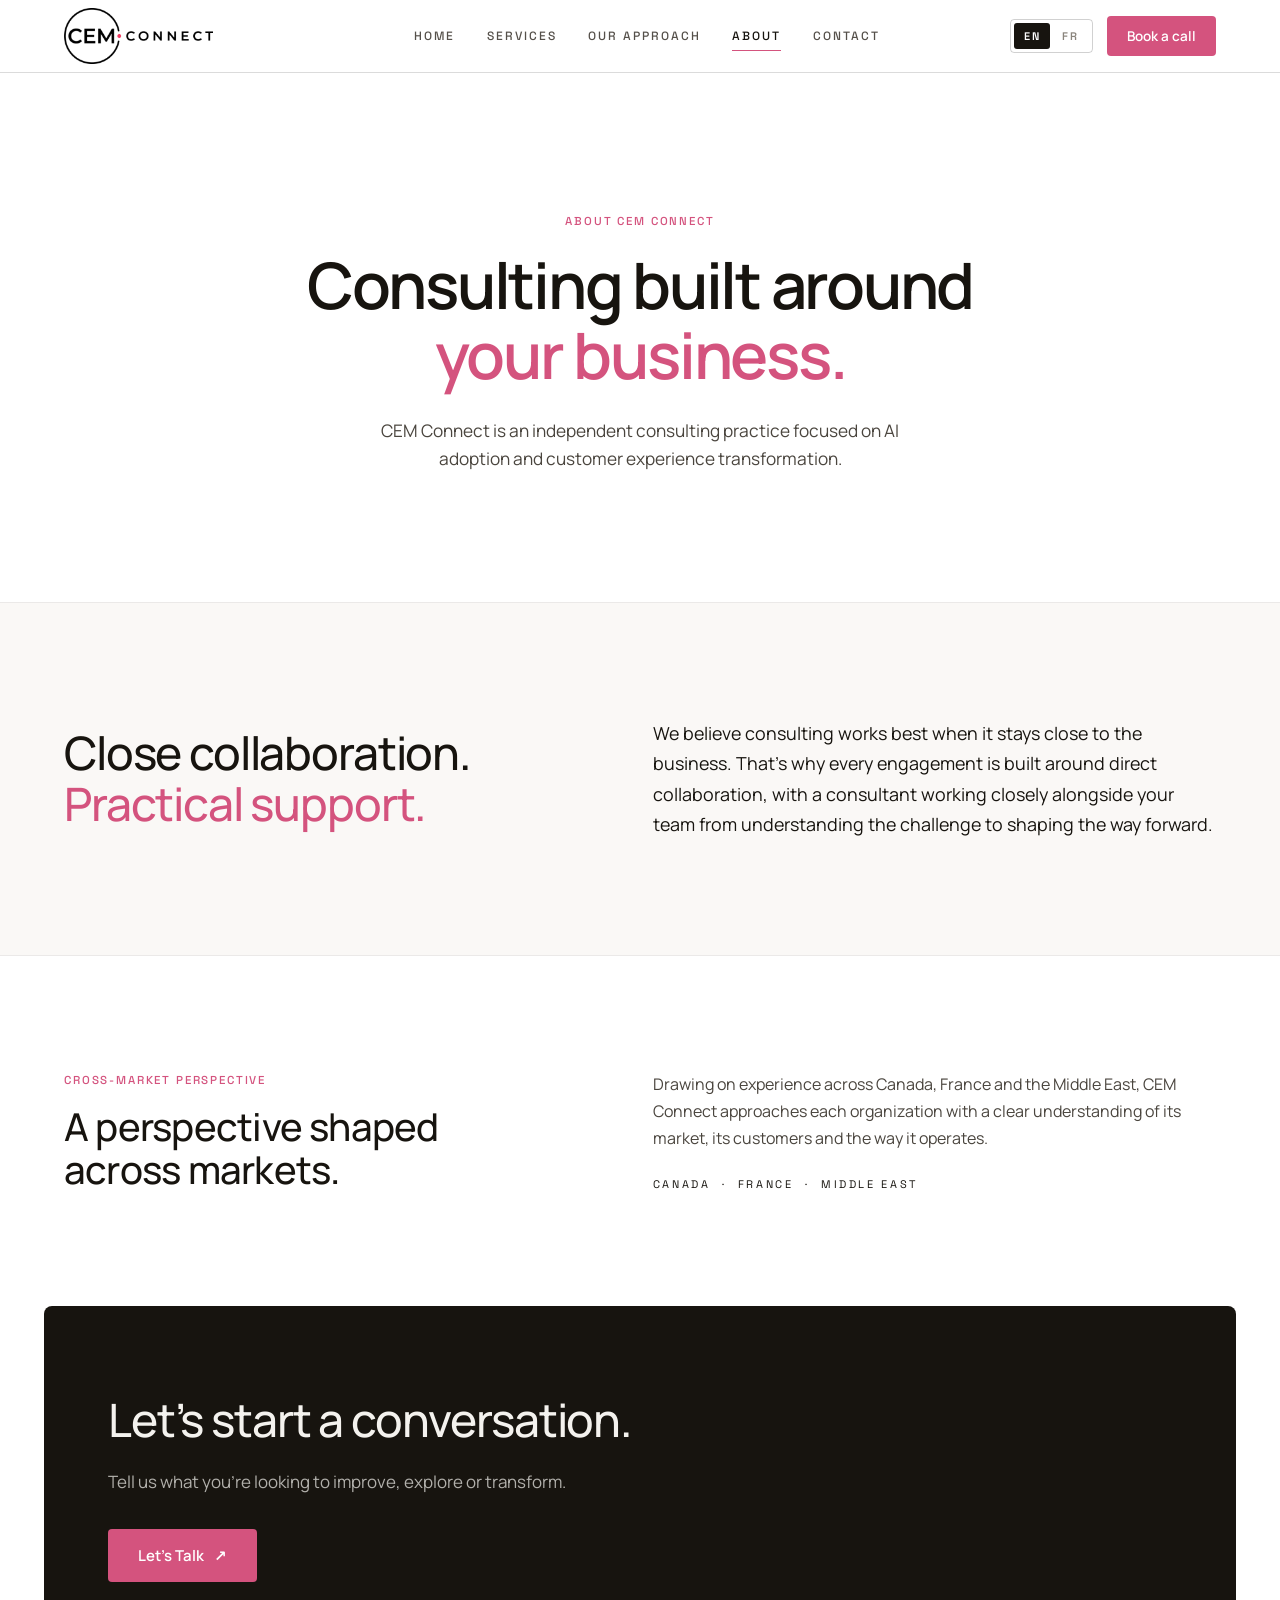
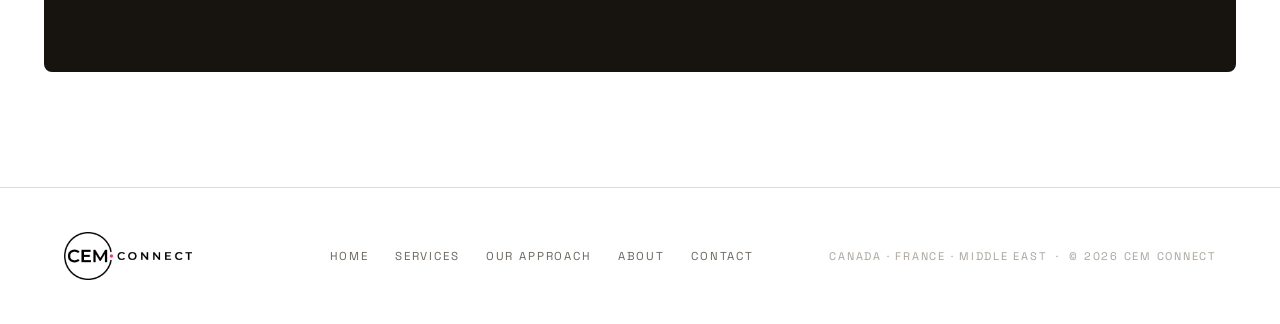
<file: about.html>
<!DOCTYPE html>
<html lang="en">
<head>
<meta charset="utf-8">
<meta name="viewport" content="width=device-width, initial-scale=1">
<title>About — CEM Connect</title>
<meta name="description" content="CEM Connect is an independent consulting practice focused on AI adoption and customer experience transformation.">
<link rel="preconnect" href="https://fonts.googleapis.com">
<link rel="preconnect" href="https://fonts.gstatic.com" crossorigin>
<link href="https://fonts.googleapis.com/css2?family=Manrope:wght@300;400;500;600;700&family=Space+Grotesk:wght@400;500;600;700&display=swap" rel="stylesheet">
<style>
  :root { --ink: #17140f; --paper: #f4f2ee; --rose: #D4537E; --rose-dk: #b8406a; --rose-lt: #e26894; --muted: #4a453e; --sub: #6b655d; --faint: #a8a29a; --line: rgba(0,0,0,0.14); }
  * { box-sizing: border-box; margin: 0; padding: 0; }
  [hidden] { display: none !important; }
  html { scroll-behavior: smooth; }
  body { font-family: 'Manrope', system-ui, sans-serif; background: #fff; color: var(--ink); -webkit-font-smoothing: antialiased; }
  #top { overflow-x: hidden; }
  a { color: var(--ink); text-decoration: none; }
  a:hover { color: var(--rose); }
  button { font: inherit; }
  ::selection { background: rgba(212,83,126,0.18); }
  h1, h2, h3 { font-family: 'Manrope', system-ui, sans-serif; }

  .wrap { max-width: 1240px; margin: 0 auto; padding-left: clamp(20px,4vw,44px); padding-right: clamp(20px,4vw,44px); }
  .mono { font-family: 'Space Grotesk', monospace; letter-spacing: 0.16em; text-transform: uppercase; }
  .num { font-family: 'Space Grotesk', sans-serif; font-weight: 500; }
  .rose { color: var(--rose); }
  .eyebrow { display: block; font-size: 11.5px; font-weight: 500; color: var(--rose); }
  .h2 { margin-top: 16px; font-size: clamp(30px,3.6vw,48px); font-weight: 600; letter-spacing: -0.035em; line-height: 1.04; text-wrap: balance; }
  .h2-sm { margin-top: 18px; font-size: clamp(26px,3vw,40px); font-weight: 500; letter-spacing: -0.02em; line-height: 1.12; text-wrap: balance; }
  .lead { font-size: 16px; line-height: 1.6; color: var(--muted); text-wrap: pretty; }
  .dot { flex: none; width: 4px; height: 4px; border-radius: 50%; background: var(--rose); }

  @keyframes ccrise { from { opacity: 0; transform: translateY(14px); } to { opacity: 1; transform: none; } }
  .rise { animation: ccrise .7s cubic-bezier(.2,.7,.2,1) both; }
  [data-reveal] { opacity: 0; transform: translateY(16px); transition: opacity .7s cubic-bezier(.2,.7,.2,1), transform .7s cubic-bezier(.2,.7,.2,1); }
  [data-reveal][data-in] { opacity: 1; transform: none; }

  /* Header */
  .hdr { position: sticky; top: 0; z-index: 50; background: rgba(255,255,255,0.86); backdrop-filter: saturate(180%) blur(14px); -webkit-backdrop-filter: saturate(180%) blur(14px); border-bottom: 0.5px solid var(--line); }
  .hdr-row { height: 72px; display: flex; align-items: center; justify-content: space-between; gap: 24px; }
  .logo { display: inline-flex; align-items: center; }
  .logo img { display: block; object-fit: contain; object-position: left center; }
  .nav { display: flex; align-items: center; gap: 32px; }
  .nav a { font-size: 12px; font-weight: 500; padding: 6px 0; border-bottom: 1px solid transparent; color: #55504a; white-space: nowrap; }
  .nav a[aria-current="page"] { border-bottom-color: var(--rose); color: var(--ink); }
  .nav a:hover { color: var(--rose); }
  .hdr-right { display: flex; align-items: center; gap: 14px; }
  .lang { display: flex; align-items: center; gap: 2px; border: 0.5px solid rgba(0,0,0,0.18); border-radius: 4px; padding: 3px; }
  .lang button { appearance: none; border: 0; cursor: pointer; font-size: 11px; font-weight: 600; padding: 6px 10px; border-radius: 3px; background: transparent; color: #8a847c; }
  .lang button[aria-pressed="true"] { background: var(--ink); color: #fff; }
  .btn-book { display: inline-flex; align-items: center; gap: 9px; background: var(--rose); color: #fff; padding: 11px 20px; border-radius: 4px; font-size: 13.5px; font-weight: 600; white-space: nowrap; transition: background .2s ease; }
  .btn-book:hover { background: var(--rose-dk); color: #fff; }
  .burger { display: none; align-items: center; justify-content: center; width: 42px; height: 42px; border: 0.5px solid rgba(0,0,0,0.2); border-radius: 4px; background: transparent; cursor: pointer; }
  .burger span { display: block; width: 16px; height: 10px; border-top: 1.5px solid var(--ink); border-bottom: 1.5px solid var(--ink); position: relative; }
  .burger span::after { content: ""; position: absolute; top: 50%; left: 0; right: 0; height: 1.5px; background: var(--ink); transform: translateY(-50%); }
  .mnav { border-top: 0.5px solid rgba(0,0,0,0.12); padding: 12px clamp(20px,4vw,44px) 22px; flex-direction: column; background: #fff; display: flex; }
  .mnav-links { display: flex; flex-direction: column; }
  .mnav-links a { padding: 14px 4px; font-size: 17px; font-weight: 500; border-bottom: 0.5px solid rgba(0,0,0,0.08); }
  .mnav-links a[aria-current="page"] { color: var(--rose); }
  .mnav .lang { margin-top: 16px; align-self: flex-start; }
  .mnav .btn-book { margin-top: 14px; justify-content: center; padding: 15px 22px; font-size: 15px; }
  @media (max-width: 960px) { .desk { display: none !important; } .burger { display: inline-flex; } }
  @media (min-width: 961px) { .mnav { display: none !important; } }

  /* Buttons */
  .cta { display: inline-flex; align-items: center; gap: 10px; padding: 17px 30px; border-radius: 4px; font-size: 15px; font-weight: 600; white-space: nowrap; flex: none; transition: background .25s ease, border-color .25s ease, color .25s ease; }
  .cta-rose { background: var(--rose); color: #fff; }
  .cta-rose:hover { background: var(--ink); color: #fff; }
  .cta-ghost { padding: 17px 24px; gap: 8px; border: 0.5px solid rgba(0,0,0,0.28); }
  .cta-ghost:hover { border-color: var(--rose); color: var(--ink); }
  .cta-ink { background: var(--ink); color: #fff; padding: 15px 24px; font-size: 14.5px; }
  .cta-ink:hover { background: var(--rose); color: #fff; }
  .arr, .arr2 { display: inline-block; transition: transform .25s ease; }
  .arr2 { color: var(--rose); }
  .cta:hover .arr { transform: translateX(4px); }
  .cta:hover .arr2 { transform: translate(3px,-3px); }

  /* Centered page hero (inner pages) */
  .phero { display: flex; justify-content: center; }
  .phero-in { width: 100%; max-width: 900px; display: flex; flex-direction: column; align-items: center; text-align: center; }
  .phero h1 { margin-top: 22px; font-size: clamp(36px,5vw,64px); line-height: 1.1; font-weight: 600; letter-spacing: -0.035em; text-wrap: balance; animation-delay: .06s; }
  .phero h1 > span { display: block; }
  .phero p { margin: 26px auto 0; font-size: clamp(16px,1.35vw,18px); line-height: 1.65; color: var(--muted); text-wrap: pretty; animation-delay: .16s; }

  /* Two-column section head */
  .split { display: grid; grid-template-columns: 1.1fr 1fr; gap: clamp(24px,5vw,80px); align-items: end; }
  .split > p { max-width: 52ch; font-size: 16px; line-height: 1.65; color: var(--muted); text-wrap: pretty; }
  @media (max-width: 1024px) { .split { grid-template-columns: 1fr; } }

  /* Dot-separated chips */
  .chips-sec { padding-top: clamp(56px,7vw,88px); padding-bottom: clamp(56px,7vw,88px); display: flex; flex-direction: column; align-items: center; text-align: center; }
  .chips-sec h2 { margin-top: 16px; font-size: clamp(22px,2.4vw,32px); font-weight: 500; letter-spacing: -0.02em; line-height: 1.2; }
  .chips { margin-top: 28px; display: flex; flex-wrap: wrap; justify-content: center; align-items: center; gap: 14px 22px; font-size: clamp(15px,1.4vw,18px); font-weight: 500; }
  .chips > span { display: inline-flex; align-items: center; gap: 22px; white-space: nowrap; }
  .chips > span:first-child .dot { display: none; }

  /* Dark rounded closing card */
  .endcard-sec { padding: 0 clamp(20px,4vw,44px) clamp(72px,9vw,120px); }
  .endcard { max-width: 1240px; margin: 0 auto; background: var(--ink); color: var(--paper); border-radius: 8px; padding: clamp(56px,7vw,96px) clamp(28px,5vw,88px); }
  .endcard > div { max-width: 760px; }
  .endcard h2 { font-size: clamp(28px,3.6vw,46px); font-weight: 500; letter-spacing: -0.025em; line-height: 1.1; text-wrap: balance; }
  .endcard p { margin-top: 22px; max-width: 54ch; font-size: 17px; line-height: 1.6; color: rgba(244,242,238,0.7); text-wrap: pretty; }
  .endcard .cta { margin-top: 34px; padding: 16px 30px; }
  .endcard .cta:hover { background: var(--rose-lt); }
  .endcard .cta .arr2 { color: #fff; }

  /* Footer */
  .ftr { border-top: 0.5px solid var(--line); }
  .ftr .wrap { padding-top: 44px; padding-bottom: 44px; display: flex; flex-wrap: wrap; align-items: center; justify-content: space-between; gap: 24px; }
  .ftr-nav { display: flex; flex-wrap: wrap; gap: 26px; }
  .ftr-nav a { font-size: 11.5px; color: var(--sub); white-space: nowrap; }
  .ftr-nav a:hover { color: var(--rose); }
  .ftr-copy { font-size: 11px; color: var(--faint); }

  @media (prefers-reduced-motion: reduce) {
    * { animation: none !important; }
    html { scroll-behavior: auto; }
    [data-reveal] { opacity: 1 !important; transform: none !important; transition: none !important; }
  }
</style>
<style>
  .phero-sec { padding-top: clamp(80px,11vw,152px); padding-bottom: clamp(72px,10vw,136px); }
  .phero p { max-width: 52ch; }

  .about-grid { display: grid; grid-template-columns: minmax(0,1fr) minmax(0,1.1fr); gap: clamp(28px,6vw,96px); }
  .collab-sec { background: #faf8f6; border-top: 0.5px solid rgba(0,0,0,0.06); border-bottom: 0.5px solid rgba(0,0,0,0.06); }
  .collab-sec .wrap, .market-sec { padding-top: clamp(72px,9vw,128px); padding-bottom: clamp(72px,9vw,128px); }
  .collab-sec .about-grid { align-items: center; }
  .collab-sec h2 { font-size: clamp(28px,3.6vw,48px); font-weight: 500; letter-spacing: -0.025em; line-height: 1.1; }
  .collab-sec h2 span { display: block; }
  .collab-sec p { max-width: 54ch; font-size: clamp(16px,1.4vw,18px); line-height: 1.7; text-wrap: pretty; }

  .market-sec .about-grid { align-items: end; }
  .market-sec .about-grid > div:last-child { max-width: 54ch; }
  .market-sec p { font-size: 16px; line-height: 1.7; color: var(--muted); text-wrap: pretty; }
  .markets { margin-top: 24px; font-size: 11px; letter-spacing: 0.24em; }

  @media (max-width: 1024px) { .about-grid { grid-template-columns: 1fr; } }
</style>
</head>
<body data-page="about">
<div id="top">
  <header class="hdr">
    <div class="wrap hdr-row">
      <a href="index.html" class="logo" aria-label="CEM Connect — Home"><img src="[data-uri]" alt="CEM Connect" width="220" height="56"></a>
      <nav class="nav desk" aria-label="Primary" data-nav></nav>
      <div class="hdr-right">
        <div class="lang desk" role="group" aria-label="Language">
          <button type="button" class="mono" data-lang="en">EN</button>
          <button type="button" class="mono" data-lang="fr">FR</button>
        </div>
        <a class="btn-book desk" data-book href="contact.html">Book a call</a>
        <button type="button" class="burger" aria-label="Menu" aria-expanded="false" aria-controls="mnav"><span></span></button>
      </div>
    </div>
    <div class="mnav" id="mnav" hidden>
      <nav class="mnav-links" aria-label="Mobile" data-nav></nav>
      <div class="lang" role="group" aria-label="Language">
        <button type="button" class="mono" data-lang="en">EN</button>
        <button type="button" class="mono" data-lang="fr">FR</button>
      </div>
      <a class="btn-book" data-book href="contact.html">Book a call</a>
    </div>
  </header>

  <main>
    <section class="wrap phero phero-sec">
      <div class="phero-in">
        <span class="mono eyebrow rise">About CEM Connect</span>
        <h1 class="rise">Consulting built around <span class="rose">your business.</span></h1>
        <p class="rise">CEM Connect is an independent consulting practice focused on AI adoption and customer experience transformation.</p>
      </div>
    </section>

    <section class="collab-sec">
      <div class="wrap">
        <div data-reveal class="about-grid">
          <h2><span>Close collaboration.</span><span class="rose">Practical support.</span></h2>
          <p>We believe consulting works best when it stays close to the business. That’s why every engagement is built around direct collaboration, with a consultant working closely alongside your team from understanding the challenge to shaping the way forward.</p>
        </div>
      </div>
    </section>

    <section class="wrap market-sec">
      <div data-reveal class="about-grid">
        <div><span class="mono eyebrow">Cross-market perspective</span><h2 class="h2-sm">A perspective shaped across markets.</h2></div>
        <div>
          <p>Drawing on experience across Canada, France and the Middle East, CEM Connect approaches each organization with a clear understanding of its market, its customers and the way it operates.</p>
          <div class="mono markets">Canada &nbsp;·&nbsp; France &nbsp;·&nbsp; Middle East</div>
        </div>
      </div>
    </section>

    <section class="endcard-sec">
      <div data-reveal class="endcard">
        <div>
          <h2>Let’s start a conversation.</h2>
          <p>Tell us what you’re looking to improve, explore or transform.</p>
          <a href="contact.html" class="cta cta-rose">Let’s Talk <span class="arr2" aria-hidden="true">↗</span></a>
        </div>
      </div>
    </section>
  </main>

  <footer class="ftr">
    <div class="wrap">
      <a href="index.html" class="logo" aria-label="CEM Connect — Home"><img src="[data-uri]" alt="CEM Connect" width="190" height="48"></a>
      <nav class="ftr-nav" aria-label="Footer" data-nav data-nav-plain></nav>
      <div class="mono ftr-copy">Canada · France · Middle East &nbsp;·&nbsp; © 2026 CEM Connect</div>
    </div>
  </footer>
</div>
<script>
(function () {
  if (window.CCI18N) return;
  const D = {
    // Shared
    "Home": "Accueil",
    "About": "À propos",
    "Our Approach": "Notre approche",
    "Book a call": "Réserver un appel",
    "Let’s Talk": "Discutons",
    "Middle East": "Moyen-Orient",
    "Canada · France · Middle East": "Canada · France · Moyen-Orient",
    "Canada · France · Middle East · © 2026 CEM Connect": "Canada · France · Moyen-Orient · © 2026 CEM Connect",

    // Home
    "Smarter business.": "Une entreprise plus efficace.",
    "Less complexity.": "Moins de complexité.",
    "Better experiences.": "Des clients mieux servis.",
    "We help businesses uncover AI opportunities, improve efficiency and rethink customer experiences with practical strategies built for real-world challenges.": "Nous aidons les entreprises à tirer parti de l’IA, à gagner en efficacité et à repenser l’expérience client, avec des solutions concrètes, pensées pour leur réalité.",
    "Explore Our Services": "Découvrir nos services",
    "Sound familiar?": "Ces situations vous parlent ?",
    "We start where it costs you most.": "Nous partons de ce qui vous freine le plus.",
    "Real problems, not technology for its own sake.": "Des enjeux concrets, pas de la technologie pour la technologie.",
    "Rising operational costs": "Des coûts opérationnels en hausse",
    "Efficiency": "Efficacité",
    "Repetitive manual processes": "Trop de tâches manuelles et répétitives",
    "AI adoption": "Adoption de l’IA",
    "Workflows that slow teams down": "Des processus qui freinent vos équipes",
    "Friction in customer journeys": "Des points de friction dans le parcours client",
    "Customer experience": "Expérience client",
    "Not sure where to start with AI": "L’IA, mais par où commencer ?",
    "AI strategy": "Stratégie IA",
    "Our Expertise": "Notre expertise",
    "Two areas.": "Deux expertises.",
    "Real business impact.": "Un impact concret.",
    "All services": "Tous les services",
    "Less manual work.": "Moins de tâches manuelles.",
    "More efficiency.": "Plus d’efficacité.",
    "Identify where AI can simplify operations, reduce inefficiencies and support your teams.": "Identifiez où l’IA peut simplifier vos opérations, réduire les inefficacités et accompagner vos équipes.",
    "Explore AI Adoption": "Découvrir l’adoption de l’IA",
    "Better journeys.": "Des parcours plus fluides.",
    "Understand customer pain points, simplify interactions and improve the journeys that matter.": "Identifiez les points de friction, simplifiez les interactions et améliorez les parcours qui comptent pour vos clients.",
    "Explore CX Transformation": "Découvrir la transformation CX",
    "From business challenges": "Du constat",
    "to action.": "à l’action.",
    "We work closely with your team to identify opportunities, set clear priorities and support the next steps.": "Nous travaillons main dans la main avec vos équipes pour repérer les opportunités, fixer les bonnes priorités et passer à l’action.",
    "Discover": "Comprendre",
    "Strategize": "Définir",
    "Transform": "Transformer",
    "Enable": "Accompagner",
    "Understand": "Analyser",
    "Prioritize": "Prioriser",
    "Act": "Agir",
    "Adopt": "S’approprier",
    "Discover Our Approach": "Découvrir notre approche",
    "Cross-Market Perspective": "Perspective multimarché",
    "Across markets, connected by experience.": "Plusieurs marchés, une même expérience.",
    "Bringing a cross-market perspective to AI adoption and customer experience transformation.": "Un regard nourri par plusieurs marchés, au service de l’adoption de l’IA et de l’expérience client.",
    "Let’s find your": "Trouvons ensemble",
    "quickest win.": "par où commencer.",
    "A 30-minute call to talk through your priorities and where to start.": "30 minutes pour faire le point sur vos priorités et définir les premières étapes.",

    // Services
    "Two areas of expertise.": "Deux domaines d’expertise.",
    "Built around": "Au service de",
    "your business.": "votre entreprise.",
    "CEM Connect helps organizations adopt AI with purpose and transform customer experiences through practical strategy, clear priorities and actionable guidance.": "CEM Connect aide les organisations à adopter l’IA de façon réfléchie et à transformer leur expérience client, avec une stratégie pragmatique, des priorités claires et des conseils directement applicables.",
    "AI Adoption & Strategy": "Adoption et stratégie IA",
    "Customer Experience Transformation": "Transformation de l’expérience client",
    "01 AI Adoption & Strategy": "01 — Adoption et stratégie IA",
    "02 Customer Experience Transformation": "02 — Transformation de l’expérience client",
    "Make AI practical for your business.": "Rendre l’IA concrète pour votre organisation.",
    "AI creates opportunities across the business — but meaningful adoption starts with understanding where it can actually make a difference.": "L’IA ouvre des possibilités partout dans l’organisation — mais une adoption réussie commence par savoir où elle peut vraiment faire la différence.",
    "We help organizations assess their readiness, identify relevant use cases and build a practical path toward AI adoption that aligns with their business priorities and teams.": "Nous aidons les organisations à évaluer leur maturité, à identifier les usages pertinents et à construire un chemin réaliste vers l’adoption de l’IA, en phase avec leurs priorités et leurs équipes.",
    "Key outputs": "Livrables clés",
    "AI Readiness & Opportunity Assessment": "Évaluation de la maturité et des opportunités IA",
    "Understand where your organization stands today and where AI could create meaningful value.": "Savoir où en est votre organisation aujourd’hui et où l’IA peut réellement créer de la valeur.",
    "We assess current AI usage, business processes, organizational readiness and potential use cases to identify the most relevant opportunities and priorities.": "Nous analysons vos usages actuels de l’IA, vos processus, la maturité de votre organisation et les cas d’usage possibles pour faire ressortir les opportunités et priorités les plus pertinentes.",
    "AI readiness overview": "État des lieux de la maturité IA",
    "Business process observations": "Analyse des processus",
    "Prioritized AI opportunities": "Opportunités IA priorisées",
    "Recommended next steps": "Prochaines étapes recommandées",
    "AI Strategy & Roadmap": "Stratégie et feuille de route IA",
    "Turn identified opportunities into a clear and realistic path forward.": "Transformer les opportunités identifiées en une trajectoire claire et réaliste.",
    "We help define AI priorities, evaluate potential approaches and structure an actionable adoption roadmap aligned with business objectives and organizational capacity.": "Nous vous aidons à définir vos priorités, à comparer les approches possibles et à bâtir une feuille de route d’adoption réaliste, alignée sur vos objectifs et vos capacités.",
    "Prioritized AI initiatives": "Initiatives IA priorisées",
    "AI adoption roadmap": "Feuille de route d’adoption de l’IA",
    "Recommended tools and approaches": "Outils et approches recommandés",
    "Implementation priorities": "Priorités de mise en œuvre",
    "AI Training & Adoption": "Formation et adoption de l’IA",
    "Help teams understand how AI can support their work and build confidence using it responsibly.": "Aider les équipes à comprendre ce que l’IA peut apporter à leur travail et à l’utiliser en confiance, de façon responsable.",
    "We deliver practical training and adoption support tailored to business needs, roles and real workplace use cases.": "Nous proposons des formations pratiques et un accompagnement adaptés à vos besoins, aux différents métiers et aux situations réelles de travail.",
    "Practical AI workshops": "Ateliers pratiques sur l’IA",
    "Role-relevant use cases": "Cas d’usage par métier",
    "Usage guidance": "Bonnes pratiques d’utilisation",
    "Adoption recommendations": "Recommandations d’adoption",
    "AI Adoption Program": "Programme d’adoption de l’IA",
    "A structured path from exploration to adoption.": "De l’exploration à l’adoption, un parcours structuré.",
    "For organizations looking for more comprehensive support, the CEM Connect AI Adoption Program brings assessment, opportunity identification, strategy and team enablement into one structured engagement.": "Pour les organisations qui souhaitent un accompagnement complet, le Programme d’adoption de l’IA de CEM Connect réunit diagnostic, identification des opportunités, stratégie et montée en compétences des équipes au sein d’une même mission.",
    "Assess": "Évaluer",
    "Identify": "Identifier",
    "Understand the organization, current processes, AI usage and readiness.": "Comprendre l’organisation, ses processus, ses usages de l’IA et sa maturité.",
    "Identify and prioritize practical AI opportunities based on business needs.": "Repérer et hiérarchiser les opportunités de l’IA les plus utiles pour votre activité.",
    "Translate opportunities into clear priorities and an actionable adoption roadmap.": "Traduire les opportunités en priorités claires et en une feuille de route réaliste.",
    "Build team confidence through practical training, guidance and adoption support.": "Donner confiance aux équipes par la formation, le conseil et un accompagnement au quotidien.",
    "Discuss Your AI Priorities": "Parlons de vos priorités IA",
    "Better experiences start with understanding the journey.": "Une meilleure expérience commence par la compréhension du parcours.",
    "Great customer experiences are built by understanding where customers struggle, what they expect and how the business can respond.": "Une expérience client réussie se construit en comprenant où vos clients rencontrent des difficultés, ce qu’ils attendent et comment y répondre.",
    "We help organizations uncover friction across customer journeys and translate insights into practical transformation priorities.": "Nous aidons les organisations à mettre en lumière les points de friction de leurs parcours clients et à en tirer des priorités d’action concrètes.",
    "Customer Experience Assessment": "Évaluation de l’expérience client",
    "Build a clearer understanding of the current customer experience and where improvement matters most.": "Avoir une vision claire de l’expérience client actuelle et des améliorations prioritaires.",
    "We review key interactions, customer journeys and experience gaps to identify friction and opportunities for improvement.": "Nous analysons les moments clés, les parcours et les écarts d’expérience pour identifier les points de friction et les pistes d’amélioration.",
    "Customer experience assessment": "Évaluation de l’expérience client",
    "Key pain points and friction": "Principaux points de friction",
    "Experience improvement opportunities": "Pistes d’amélioration de l’expérience",
    "Prioritized recommendations": "Recommandations priorisées",
    "Customer Journey Transformation": "Transformation des parcours clients",
    "Turn customer insights into better journeys and more intuitive experiences.": "Faire de la connaissance client des parcours plus fluides et plus intuitifs.",
    "We help organizations map and rethink customer journeys, identify improvement opportunities and define future-state experiences aligned with customer and business needs.": "Nous aidons les organisations à cartographier et repenser leurs parcours clients, à identifier les pistes d’amélioration et à définir l’expérience cible, en conciliant attentes des clients et objectifs de l’organisation.",
    "Current-state journey analysis": "Analyse du parcours actuel",
    "Future-state customer journeys": "Parcours clients cibles",
    "Improvement opportunities": "Pistes d’amélioration",
    "Transformation roadmap": "Feuille de route de transformation",
    "CX & Digital Project Management": "Gestion de projets CX et numériques",
    "Turn transformation priorities into structured initiatives.": "Transformer les priorités en projets structurés.",
    "We support CX and digital transformation projects through business requirements, prioritization, stakeholder coordination and delivery oversight.": "Nous accompagnons vos projets CX et digitaux : expression des besoins, priorisation, coordination des parties prenantes et suivi de la mise en œuvre.",
    "Business requirements": "Expression des besoins",
    "Project priorities and roadmap": "Priorités et feuille de route du projet",
    "Stakeholder coordination": "Coordination des parties prenantes",
    "Delivery support": "Suivi de la mise en œuvre",
    "Where we can help": "Nos champs d’intervention",
    "From friction to better experiences.": "Moins de friction, de meilleures expériences.",
    "Customer Journeys": "Parcours clients",
    "Digital Onboarding": "Intégration des nouveaux clients",
    "Service Experiences": "Expériences de service",
    "Digital Products": "Produits numériques",
    "Process Improvement": "Amélioration des processus",
    "Start with the challenge.": "Parlons de vos priorités.",
    "Whether you’re exploring how AI could support your organization or looking to improve a customer journey, we start by understanding the business challenge first.": "Que vous exploriez ce que l’IA peut apporter à votre organisation ou souhaitiez améliorer un parcours client, nous commençons toujours par comprendre votre enjeu.",

    // Approach
    "From challenge to": "De l’enjeu à",
    "action.": "l’action.",
    "We start with the business challenge — not the technology. Our approach combines insight, strategy and practical guidance to help organizations move from understanding what needs to change to making it happen.": "Nous partons de votre enjeu — pas de la technologie. Notre approche allie analyse, stratégie et accompagnement concret pour vous aider à passer de ce qui doit changer à ce qui change vraiment.",
    "How we work": "Notre façon de travailler",
    "A practical approach to transformation.": "Une approche pragmatique de la transformation.",
    "Every engagement is different, but our way of working follows the same principle: understand first, prioritize what matters and turn recommendations into practical action.": "Chaque mission est différente, mais notre principe reste le même : comprendre d’abord, se concentrer sur l’essentiel et transformer les recommandations en actions concrètes.",
    "Our methodology": "Notre méthodologie",
    "Understand before acting.": "Comprendre avant d’agir.",
    "We begin by understanding the business context, current processes, customer needs, team realities and transformation priorities.": "Nous commençons par comprendre votre contexte, vos processus, les besoins de vos clients, la réalité de vos équipes et vos priorités.",
    "Business objectives": "Objectifs de l’organisation",
    "Current processes": "Processus actuels",
    "Customer and employee needs": "Besoins des clients et des employés",
    "Challenges and friction": "Difficultés et points de friction",
    "Existing tools and ways of working": "Outils et façons de travailler existants",
    "Turn insight into direction.": "Donner un cap.",
    "We translate what we learn into clear priorities, practical recommendations and an actionable path forward.": "Nous traduisons ce que nous avons appris en priorités claires, en recommandations concrètes et en une feuille de route réaliste.",
    "Opportunity identification": "Identification des opportunités",
    "Prioritization": "Priorisation",
    "Recommendations": "Recommandations",
    "Future-state direction": "Vision cible",
    "Actionable roadmap": "Feuille de route opérationnelle",
    "Move from plans to action.": "Passer du plan à l’action.",
    "We support transformation initiatives by helping structure requirements, align stakeholders, coordinate priorities and guide projects through execution.": "Nous accompagnons vos projets de transformation : structurer les besoins, aligner les parties prenantes, coordonner les priorités et guider la mise en œuvre.",
    "Project planning": "Planification de projet",
    "Stakeholder alignment": "Alignement des parties prenantes",
    "Implementation coordination": "Coordination de la mise en œuvre",
    "Delivery guidance": "Pilotage de la mise en œuvre",
    "Build capability for lasting change.": "Ancrer le changement dans la durée.",
    "Transformation only creates value when people can adopt it. We help teams build the knowledge, confidence and ways of working needed to sustain change.": "Une transformation ne crée de la valeur que si les équipes se l’approprient. Nous les aidons à développer les connaissances, la confiance et les réflexes nécessaires pour la faire durer.",
    "Practical training": "Formation pratique",
    "Team enablement": "Montée en compétences",
    "Adoption support": "Accompagnement à l’adoption",
    "Knowledge transfer": "Transfert de connaissances",
    "Continuous improvement": "Amélioration continue",
    "How we partner": "Notre façon de collaborer",
    "Built to work with your team.": "Aux côtés de vos équipes.",
    "We work alongside your teams throughout the engagement — bringing structure, outside perspective and practical guidance while keeping your people close to the decisions that shape the transformation.": "Nous travaillons avec vos équipes tout au long de la mission — en apportant méthode, regard extérieur et conseils concrets, tout en les gardant au cœur des décisions qui façonnent la transformation.",
    "Collaborative": "Collaboratif",
    "We work with the people closest to the challenge, bringing together the right perspectives throughout the engagement.": "Nous travaillons avec les personnes au plus près de l’enjeu, en réunissant les bons points de vue tout au long de la mission.",
    "Practical": "Pragmatique",
    "Recommendations are designed around your organization’s reality, resources and priorities — not theoretical frameworks.": "Nos recommandations partent de votre réalité, de vos ressources et de vos priorités — pas de modèles théoriques.",
    "Flexible": "Flexible",
    "The scope and level of support adapt to the challenge, whether you need focused guidance or support across a broader transformation initiative.": "Le périmètre et le niveau d’accompagnement s’adaptent à votre besoin, d’un conseil ciblé à un soutien sur un projet de transformation plus large.",
    "What you can expect": "Ce que vous obtenez",
    "Clarity at every step.": "De la clarté à chaque étape.",
    "Clear priorities": "Des priorités claires",
    "Actionable recommendations": "Des recommandations concrètes",
    "Structured roadmaps": "Des feuilles de route structurées",
    "Hands-on guidance": "Un accompagnement concret",
    "Tell us what you’re trying to improve, explore or transform. We’ll start by understanding where you are today.": "Dites-nous ce que vous souhaitez améliorer, explorer ou transformer. Nous commencerons par comprendre où vous en êtes.",

    // About
    "About CEM Connect": "À propos de CEM Connect",
    "Consulting built around": "Un conseil au service de",
    "CEM Connect is an independent consulting practice focused on AI adoption and customer experience transformation.": "CEM Connect est un cabinet de conseil indépendant spécialisé dans l’adoption de l’IA et la transformation de l’expérience client.",
    "Close collaboration.": "Une collaboration étroite.",
    "Practical support.": "Un accompagnement concret.",
    "We believe consulting works best when it stays close to the business. That’s why every engagement is built around direct collaboration, with a consultant working closely alongside your team from understanding the challenge to shaping the way forward.": "Nous sommes convaincus qu’un bon conseil reste au plus près du terrain. C’est pourquoi chaque mission repose sur une collaboration directe : un consultant travaille aux côtés de votre équipe, de la compréhension de l’enjeu jusqu’à la définition de la suite.",
    "Cross-market perspective": "Perspective multimarché",
    "A perspective shaped across markets.": "Un regard forgé sur plusieurs marchés.",
    "Drawing on experience across Canada, France and the Middle East, CEM Connect approaches each organization with a clear understanding of its market, its customers and the way it operates.": "Une expérience acquise au Canada, en France et au Moyen-Orient, qui permet à CEM Connect d’aborder chaque organisation en tenant compte de son marché, de ses clients et de son fonctionnement.",
    "Let’s start a conversation.": "Parlons-en.",
    "Tell us what you’re looking to improve, explore or transform.": "Dites-nous ce que vous souhaitez améliorer, explorer ou transformer.",

    // Contact
    "Start with a": "Tout commence par une",
    "conversation.": "conversation.",
    "Tell us what you’re working on, what you’re exploring or where you need support.": "Parlez-nous de vos projets, de vos réflexions ou des sujets sur lesquels vous avez besoin d’aide.",
    "Book a discovery call.": "Réservez un premier échange.",
    "A 30-minute conversation to discuss your priorities and explore how CEM Connect could support you.": "30 minutes pour parler de vos priorités et voir comment CEM Connect peut vous accompagner.",
    "Prefer email?": "Vous préférez écrire ?",
    "Send us a note and we’ll get back to you.": "Envoyez-nous un message, nous vous répondrons rapidement."
  };
  const norm = s => s.replace(/\s+/g, ' ').trim().toLowerCase();
  const map = new Map();
  for (const k in D) map.set(norm(k), D[k]);
  const orig = new WeakMap();
  const touched = new Set();
  let cur = 'en', mo = null, root = null;
  function tx(node) {
    const o = orig.has(node) ? orig.get(node) : node.nodeValue;
    const pe = node.parentElement;
    const fr = (pe && pe.hasAttribute('data-fr') && norm(o)) ? pe.getAttribute('data-fr') : map.get(norm(o));
    if (fr === undefined) return;
    if (!orig.has(node)) { orig.set(node, o); touched.add(node); }
    const v = o.match(/^\s*/)[0] + fr + o.match(/\s*$/)[0];
    if (node.nodeValue !== v) node.nodeValue = v;
  }
  function walk(el) {
    if (el.nodeType === 3) return tx(el);
    const w = document.createTreeWalker(el, NodeFilter.SHOW_TEXT);
    let n; while ((n = w.nextNode())) tx(n);
  }
  function apply(r, lang) {
    root = r || document.body; cur = lang;
    document.documentElement.lang = lang;
    if (lang === 'fr') {
      walk(root);
      if (!mo) {
        mo = new MutationObserver(ms => { if (cur !== 'fr') return; ms.forEach(m => m.addedNodes.forEach(a => (a.nodeType === 1 || a.nodeType === 3) && walk(a))); });
        mo.observe(root, { childList: true, subtree: true });
      }
    } else {
      if (mo) { mo.disconnect(); mo = null; }
      touched.forEach(n => { if (orig.has(n)) { n.nodeValue = orig.get(n); orig.delete(n); } });
      touched.clear();
    }
  }
  window.CCI18N = { apply };
})();
</script>
<script>
(function () {
  var CALENDLY_URL = 'https://calendly.com/sana-nhar-cemconnect/30min';
  var CURRENT = document.body.getAttribute('data-page');
  var PAGES = [
    { id: 'home', href: 'index.html', label: 'Home' },
    { id: 'services', href: 'services.html', label: 'Services' },
    { id: 'approach', href: 'approach.html', label: 'Our Approach' },
    { id: 'about', href: 'about.html', label: 'About' },
    { id: 'contact', href: 'contact.html', label: 'Contact' }
  ];
  var root = document.getElementById('top');

  // Navigation (header, mobile, footer)
  document.querySelectorAll('[data-nav]').forEach(function (nav) {
    var plain = nav.hasAttribute('data-nav-plain');
    PAGES.forEach(function (p) {
      var a = document.createElement('a');
      a.href = p.href;
      a.textContent = p.label;
      if (nav.classList.contains('nav') || plain) a.className = 'mono';
      if (!plain && p.id === CURRENT) a.setAttribute('aria-current', 'page');
      nav.appendChild(a);
    });
  });

  // Mobile menu
  var burger = document.querySelector('.burger'), mnav = document.getElementById('mnav');
  burger.addEventListener('click', function () {
    var open = mnav.hidden;
    mnav.hidden = !open;
    burger.setAttribute('aria-expanded', String(open));
  });
  mnav.addEventListener('click', function (e) {
    if (e.target.closest('a')) { mnav.hidden = true; burger.setAttribute('aria-expanded', 'false'); }
  });

  // Language (shared across pages via localStorage)
  function getLang() { try { return localStorage.getItem('cc-lang') || 'en'; } catch (e) { return 'en'; } }
  function setLang(l) {
    try { localStorage.setItem('cc-lang', l); } catch (e) {}
    document.querySelectorAll('[data-lang]').forEach(function (b) { b.setAttribute('aria-pressed', String(b.getAttribute('data-lang') === l)); });
    window.CCI18N.apply(root, l);
  }
  document.querySelectorAll('[data-lang]').forEach(function (b) {
    b.addEventListener('click', function () { setLang(b.getAttribute('data-lang')); });
  });
  setLang(getLang());

  // Booking (Calendly popup, falls back to a new tab)
  function openBooking(e) {
    if (!CALENDLY_URL) return;
    e.preventDefault();
    var open = function () { try { window.Calendly.initPopupWidget({ url: CALENDLY_URL }); } catch (err) { window.open(CALENDLY_URL, '_blank'); } };
    if (window.Calendly) return open();
    if (!document.getElementById('cc-cal-css')) {
      var l = document.createElement('link');
      l.id = 'cc-cal-css'; l.rel = 'stylesheet'; l.href = 'https://assets.calendly.com/assets/external/widget.css';
      document.head.appendChild(l);
    }
    var s = document.createElement('script');
    s.src = 'https://assets.calendly.com/assets/external/widget.js';
    s.onload = open;
    s.onerror = function () { window.open(CALENDLY_URL, '_blank'); };
    document.head.appendChild(s);
  }
  document.querySelectorAll('[data-book]').forEach(function (a) {
    if (CALENDLY_URL) { a.href = CALENDLY_URL; a.target = '_blank'; a.rel = 'noopener'; }
    a.addEventListener('click', openBooking);
  });

  // Scroll reveal
  var reveals = Array.prototype.slice.call(document.querySelectorAll('[data-reveal]'));
  if (!('IntersectionObserver' in window)) {
    reveals.forEach(function (e) { e.setAttribute('data-in', ''); });
  } else {
    var io = new IntersectionObserver(function (entries) {
      entries.forEach(function (en) { if (en.isIntersecting) { en.target.setAttribute('data-in', ''); io.unobserve(en.target); } });
    }, { threshold: 0.12, rootMargin: '0px 0px -40px 0px' });
    reveals.forEach(function (e) { io.observe(e); });
  }
})();
</script>
</body>
</html>
</file>
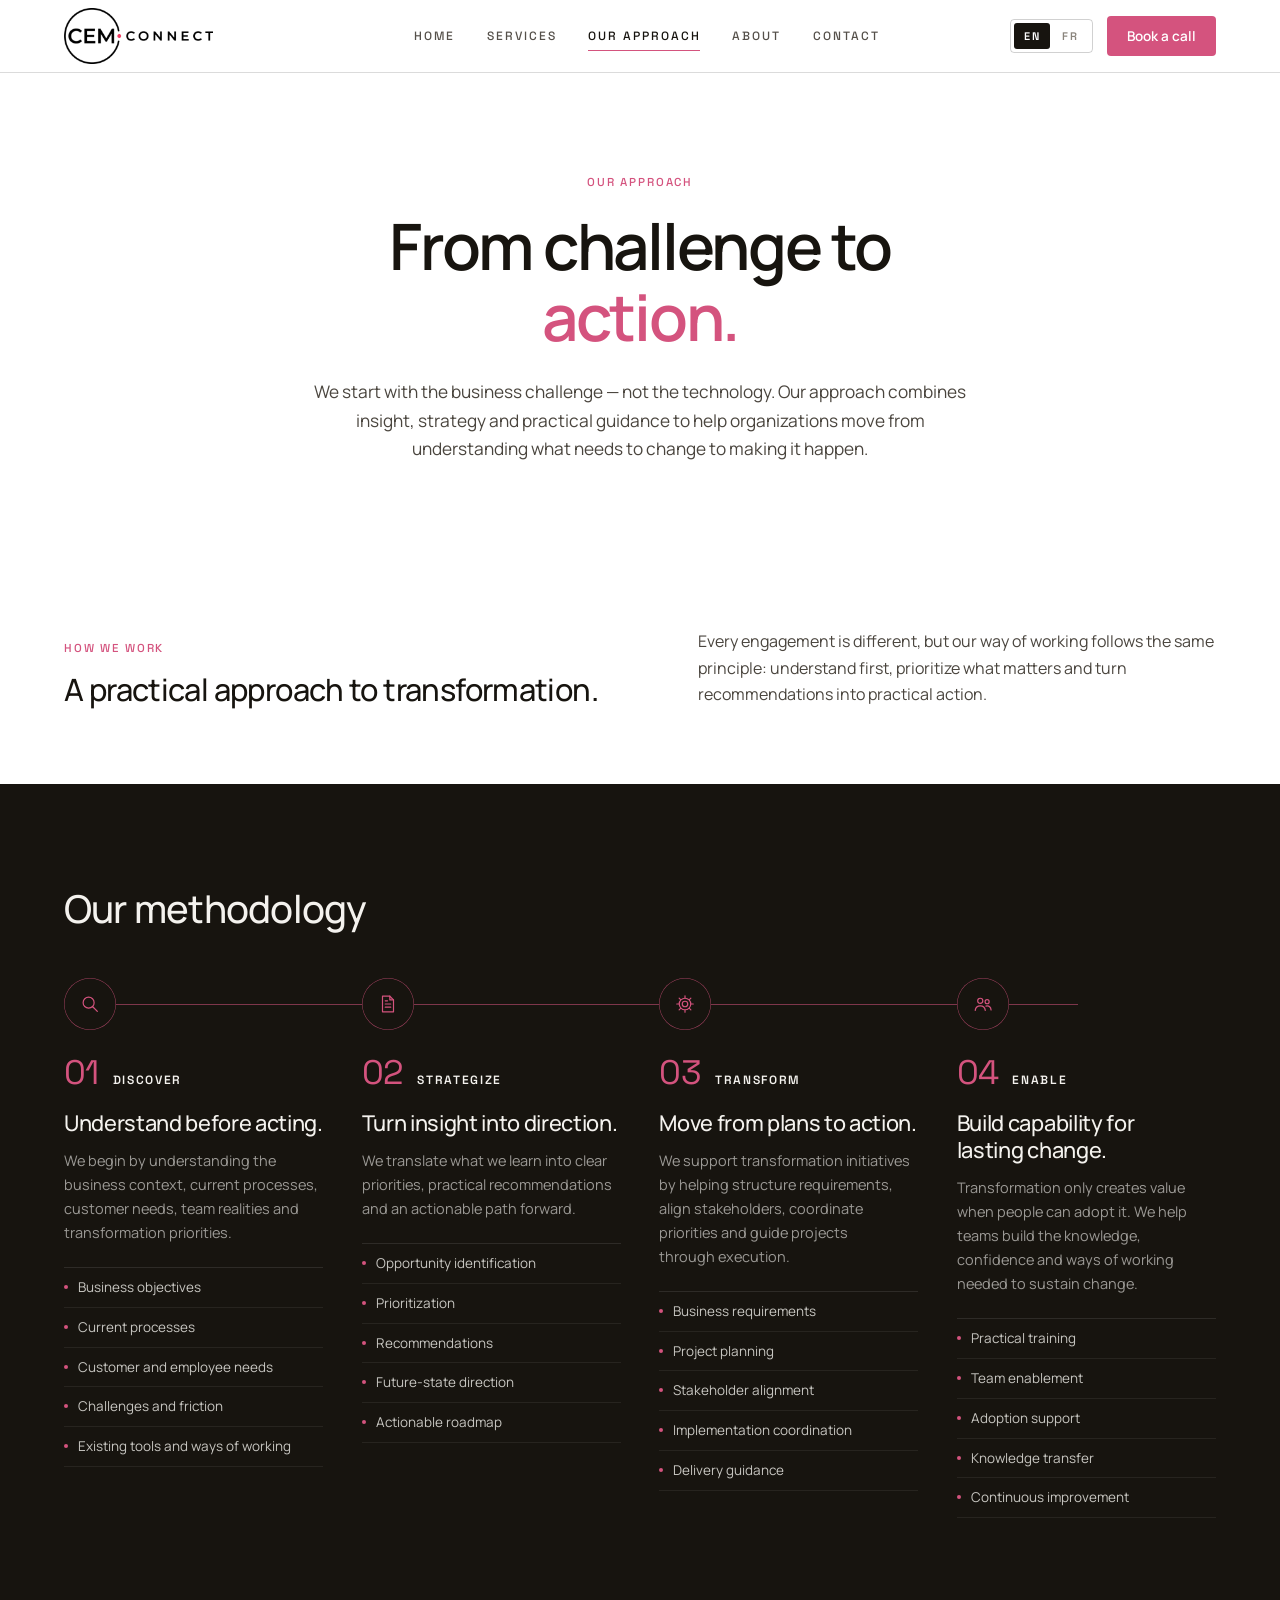
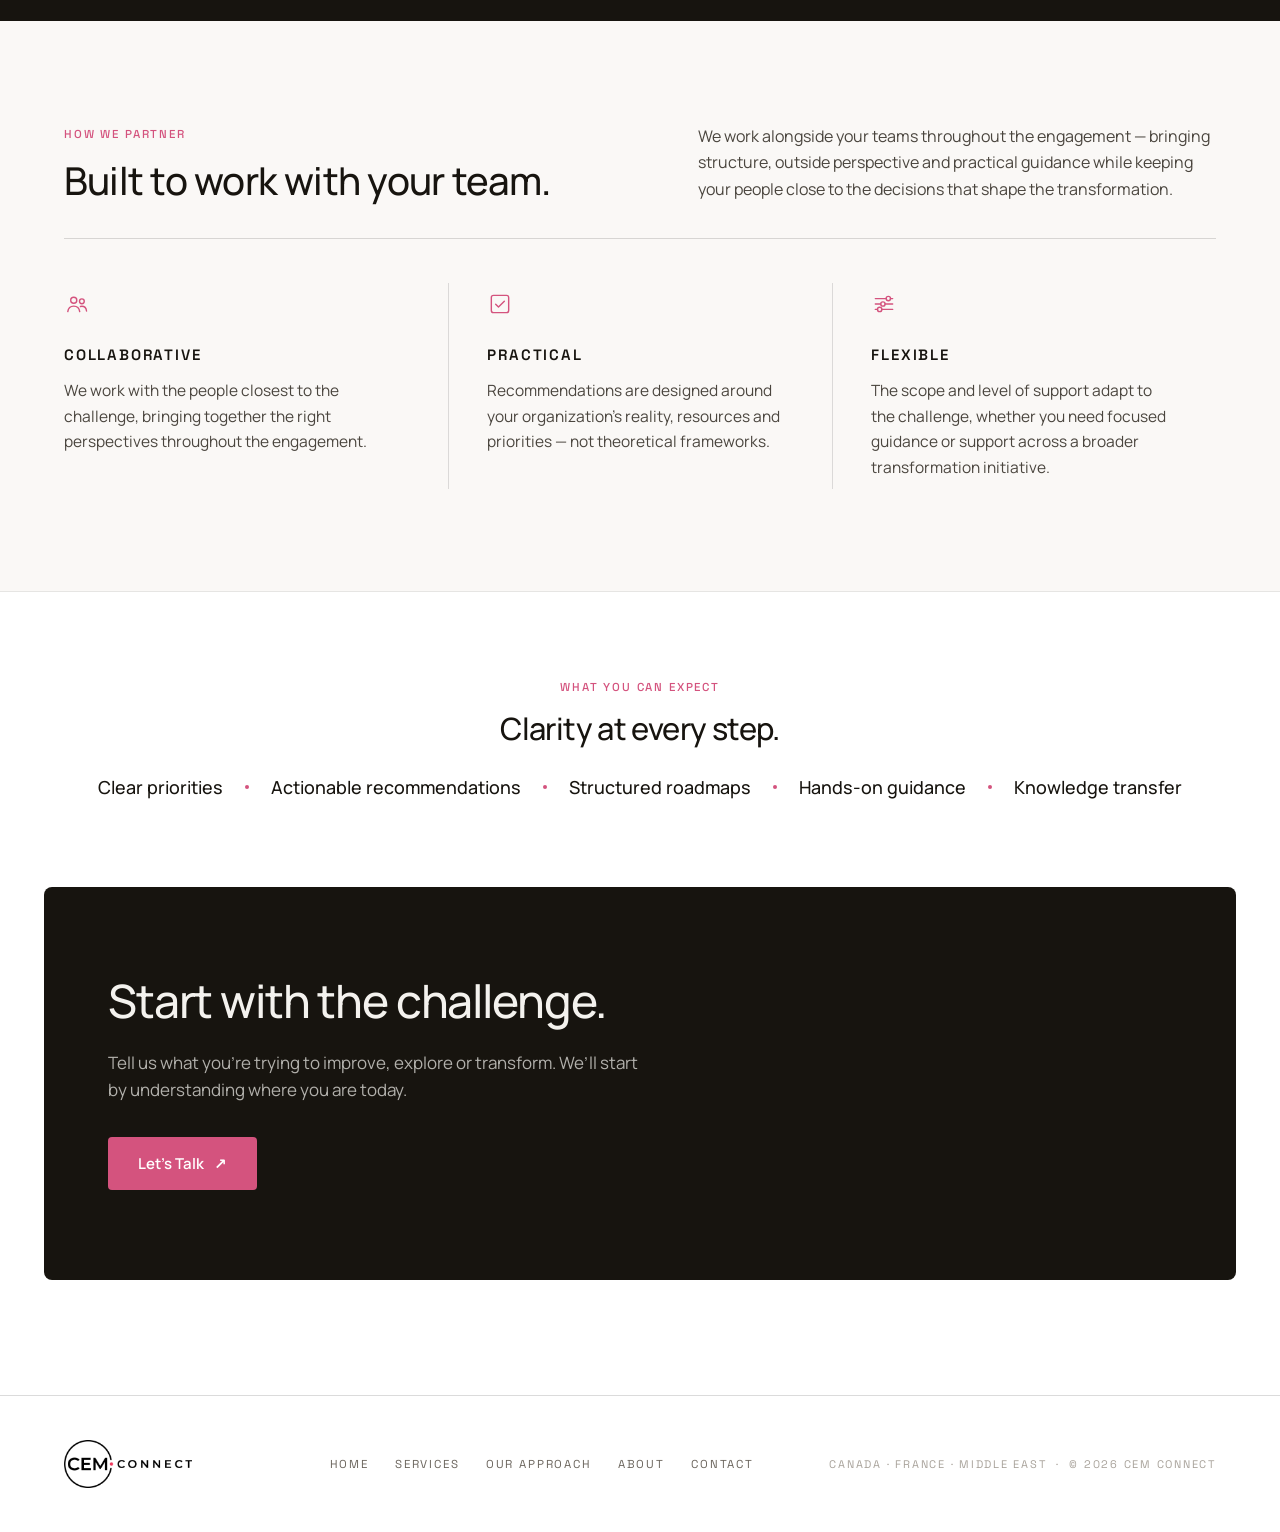
<file: approach.html>
<!DOCTYPE html>
<html lang="en">
<head>
<meta charset="utf-8">
<meta name="viewport" content="width=device-width, initial-scale=1">
<title>Our Approach — CEM Connect</title>
<meta name="description" content="We start with the business challenge — not the technology. Insight, strategy and practical guidance to move from understanding what needs to change to making it happen.">
<link rel="preconnect" href="https://fonts.googleapis.com">
<link rel="preconnect" href="https://fonts.gstatic.com" crossorigin>
<link href="https://fonts.googleapis.com/css2?family=Manrope:wght@300;400;500;600;700&family=Space+Grotesk:wght@400;500;600;700&display=swap" rel="stylesheet">
<style>
  :root { --ink: #17140f; --paper: #f4f2ee; --rose: #D4537E; --rose-dk: #b8406a; --rose-lt: #e26894; --muted: #4a453e; --sub: #6b655d; --faint: #a8a29a; --line: rgba(0,0,0,0.14); }
  * { box-sizing: border-box; margin: 0; padding: 0; }
  [hidden] { display: none !important; }
  html { scroll-behavior: smooth; }
  body { font-family: 'Manrope', system-ui, sans-serif; background: #fff; color: var(--ink); -webkit-font-smoothing: antialiased; }
  #top { overflow-x: hidden; }
  a { color: var(--ink); text-decoration: none; }
  a:hover { color: var(--rose); }
  button { font: inherit; }
  ::selection { background: rgba(212,83,126,0.18); }
  h1, h2, h3 { font-family: 'Manrope', system-ui, sans-serif; }

  .wrap { max-width: 1240px; margin: 0 auto; padding-left: clamp(20px,4vw,44px); padding-right: clamp(20px,4vw,44px); }
  .mono { font-family: 'Space Grotesk', monospace; letter-spacing: 0.16em; text-transform: uppercase; }
  .num { font-family: 'Space Grotesk', sans-serif; font-weight: 500; }
  .rose { color: var(--rose); }
  .eyebrow { display: block; font-size: 11.5px; font-weight: 500; color: var(--rose); }
  .h2 { margin-top: 16px; font-size: clamp(30px,3.6vw,48px); font-weight: 600; letter-spacing: -0.035em; line-height: 1.04; text-wrap: balance; }
  .h2-sm { margin-top: 18px; font-size: clamp(26px,3vw,40px); font-weight: 500; letter-spacing: -0.02em; line-height: 1.12; text-wrap: balance; }
  .lead { font-size: 16px; line-height: 1.6; color: var(--muted); text-wrap: pretty; }
  .dot { flex: none; width: 4px; height: 4px; border-radius: 50%; background: var(--rose); }

  @keyframes ccrise { from { opacity: 0; transform: translateY(14px); } to { opacity: 1; transform: none; } }
  .rise { animation: ccrise .7s cubic-bezier(.2,.7,.2,1) both; }
  [data-reveal] { opacity: 0; transform: translateY(16px); transition: opacity .7s cubic-bezier(.2,.7,.2,1), transform .7s cubic-bezier(.2,.7,.2,1); }
  [data-reveal][data-in] { opacity: 1; transform: none; }

  /* Header */
  .hdr { position: sticky; top: 0; z-index: 50; background: rgba(255,255,255,0.86); backdrop-filter: saturate(180%) blur(14px); -webkit-backdrop-filter: saturate(180%) blur(14px); border-bottom: 0.5px solid var(--line); }
  .hdr-row { height: 72px; display: flex; align-items: center; justify-content: space-between; gap: 24px; }
  .logo { display: inline-flex; align-items: center; }
  .logo img { display: block; object-fit: contain; object-position: left center; }
  .nav { display: flex; align-items: center; gap: 32px; }
  .nav a { font-size: 12px; font-weight: 500; padding: 6px 0; border-bottom: 1px solid transparent; color: #55504a; white-space: nowrap; }
  .nav a[aria-current="page"] { border-bottom-color: var(--rose); color: var(--ink); }
  .nav a:hover { color: var(--rose); }
  .hdr-right { display: flex; align-items: center; gap: 14px; }
  .lang { display: flex; align-items: center; gap: 2px; border: 0.5px solid rgba(0,0,0,0.18); border-radius: 4px; padding: 3px; }
  .lang button { appearance: none; border: 0; cursor: pointer; font-size: 11px; font-weight: 600; padding: 6px 10px; border-radius: 3px; background: transparent; color: #8a847c; }
  .lang button[aria-pressed="true"] { background: var(--ink); color: #fff; }
  .btn-book { display: inline-flex; align-items: center; gap: 9px; background: var(--rose); color: #fff; padding: 11px 20px; border-radius: 4px; font-size: 13.5px; font-weight: 600; white-space: nowrap; transition: background .2s ease; }
  .btn-book:hover { background: var(--rose-dk); color: #fff; }
  .burger { display: none; align-items: center; justify-content: center; width: 42px; height: 42px; border: 0.5px solid rgba(0,0,0,0.2); border-radius: 4px; background: transparent; cursor: pointer; }
  .burger span { display: block; width: 16px; height: 10px; border-top: 1.5px solid var(--ink); border-bottom: 1.5px solid var(--ink); position: relative; }
  .burger span::after { content: ""; position: absolute; top: 50%; left: 0; right: 0; height: 1.5px; background: var(--ink); transform: translateY(-50%); }
  .mnav { border-top: 0.5px solid rgba(0,0,0,0.12); padding: 12px clamp(20px,4vw,44px) 22px; flex-direction: column; background: #fff; display: flex; }
  .mnav-links { display: flex; flex-direction: column; }
  .mnav-links a { padding: 14px 4px; font-size: 17px; font-weight: 500; border-bottom: 0.5px solid rgba(0,0,0,0.08); }
  .mnav-links a[aria-current="page"] { color: var(--rose); }
  .mnav .lang { margin-top: 16px; align-self: flex-start; }
  .mnav .btn-book { margin-top: 14px; justify-content: center; padding: 15px 22px; font-size: 15px; }
  @media (max-width: 960px) { .desk { display: none !important; } .burger { display: inline-flex; } }
  @media (min-width: 961px) { .mnav { display: none !important; } }

  /* Buttons */
  .cta { display: inline-flex; align-items: center; gap: 10px; padding: 17px 30px; border-radius: 4px; font-size: 15px; font-weight: 600; white-space: nowrap; flex: none; transition: background .25s ease, border-color .25s ease, color .25s ease; }
  .cta-rose { background: var(--rose); color: #fff; }
  .cta-rose:hover { background: var(--ink); color: #fff; }
  .cta-ghost { padding: 17px 24px; gap: 8px; border: 0.5px solid rgba(0,0,0,0.28); }
  .cta-ghost:hover { border-color: var(--rose); color: var(--ink); }
  .cta-ink { background: var(--ink); color: #fff; padding: 15px 24px; font-size: 14.5px; }
  .cta-ink:hover { background: var(--rose); color: #fff; }
  .arr, .arr2 { display: inline-block; transition: transform .25s ease; }
  .arr2 { color: var(--rose); }
  .cta:hover .arr { transform: translateX(4px); }
  .cta:hover .arr2 { transform: translate(3px,-3px); }

  /* Centered page hero (inner pages) */
  .phero { display: flex; justify-content: center; }
  .phero-in { width: 100%; max-width: 900px; display: flex; flex-direction: column; align-items: center; text-align: center; }
  .phero h1 { margin-top: 22px; font-size: clamp(36px,5vw,64px); line-height: 1.1; font-weight: 600; letter-spacing: -0.035em; text-wrap: balance; animation-delay: .06s; }
  .phero h1 > span { display: block; }
  .phero p { margin: 26px auto 0; font-size: clamp(16px,1.35vw,18px); line-height: 1.65; color: var(--muted); text-wrap: pretty; animation-delay: .16s; }

  /* Two-column section head */
  .split { display: grid; grid-template-columns: 1.1fr 1fr; gap: clamp(24px,5vw,80px); align-items: end; }
  .split > p { max-width: 52ch; font-size: 16px; line-height: 1.65; color: var(--muted); text-wrap: pretty; }
  @media (max-width: 1024px) { .split { grid-template-columns: 1fr; } }

  /* Dot-separated chips */
  .chips-sec { padding-top: clamp(56px,7vw,88px); padding-bottom: clamp(56px,7vw,88px); display: flex; flex-direction: column; align-items: center; text-align: center; }
  .chips-sec h2 { margin-top: 16px; font-size: clamp(22px,2.4vw,32px); font-weight: 500; letter-spacing: -0.02em; line-height: 1.2; }
  .chips { margin-top: 28px; display: flex; flex-wrap: wrap; justify-content: center; align-items: center; gap: 14px 22px; font-size: clamp(15px,1.4vw,18px); font-weight: 500; }
  .chips > span { display: inline-flex; align-items: center; gap: 22px; white-space: nowrap; }
  .chips > span:first-child .dot { display: none; }

  /* Dark rounded closing card */
  .endcard-sec { padding: 0 clamp(20px,4vw,44px) clamp(72px,9vw,120px); }
  .endcard { max-width: 1240px; margin: 0 auto; background: var(--ink); color: var(--paper); border-radius: 8px; padding: clamp(56px,7vw,96px) clamp(28px,5vw,88px); }
  .endcard > div { max-width: 760px; }
  .endcard h2 { font-size: clamp(28px,3.6vw,46px); font-weight: 500; letter-spacing: -0.025em; line-height: 1.1; text-wrap: balance; }
  .endcard p { margin-top: 22px; max-width: 54ch; font-size: 17px; line-height: 1.6; color: rgba(244,242,238,0.7); text-wrap: pretty; }
  .endcard .cta { margin-top: 34px; padding: 16px 30px; }
  .endcard .cta:hover { background: var(--rose-lt); }
  .endcard .cta .arr2 { color: #fff; }

  /* Footer */
  .ftr { border-top: 0.5px solid var(--line); }
  .ftr .wrap { padding-top: 44px; padding-bottom: 44px; display: flex; flex-wrap: wrap; align-items: center; justify-content: space-between; gap: 24px; }
  .ftr-nav { display: flex; flex-wrap: wrap; gap: 26px; }
  .ftr-nav a { font-size: 11.5px; color: var(--sub); white-space: nowrap; }
  .ftr-nav a:hover { color: var(--rose); }
  .ftr-copy { font-size: 11px; color: var(--faint); }

  @media (prefers-reduced-motion: reduce) {
    * { animation: none !important; }
    html { scroll-behavior: auto; }
    [data-reveal] { opacity: 1 !important; transform: none !important; transition: none !important; }
  }
</style>
<style>
  .phero-sec { padding-top: clamp(64px,8vw,112px); padding-bottom: clamp(56px,7vw,88px); }
  .phero p { max-width: 60ch; }

  .how { padding-top: clamp(48px,6vw,80px); padding-bottom: clamp(48px,6vw,80px); }
  .how h2 { margin-top: 16px; font-size: clamp(22px,2.4vw,32px); font-weight: 500; letter-spacing: -0.02em; line-height: 1.2; text-wrap: balance; }

  /* Methodology */
  .method-sec { background: var(--ink); color: var(--paper); }
  .method-sec .wrap { padding-top: clamp(64px,8vw,104px); padding-bottom: clamp(64px,8vw,104px); }
  .method-sec > .wrap > h2 { font-size: clamp(26px,3vw,40px); font-weight: 500; letter-spacing: -0.02em; line-height: 1.12; }
  .method { position: relative; margin-top: 48px; display: grid; grid-template-columns: repeat(4,minmax(0,1fr)); gap: clamp(24px,3vw,44px); }
  .hline { position: absolute; left: 26px; right: 12%; top: 26px; height: 0.5px; background: rgba(212,83,126,0.55); }
  .vline { display: none; position: absolute; left: 26px; top: 26px; bottom: 60px; width: 0.5px; background: rgba(212,83,126,0.45); }
  .mstep { position: relative; }
  .m-ic { width: 52px; height: 52px; border-radius: 50%; background: var(--ink); box-shadow: inset 0 0 0 0.5px rgba(212,83,126,0.7); position: relative; z-index: 1; display: flex; align-items: center; justify-content: center; transition: background .25s ease; }
  .mstep:hover .m-ic { background: #2a2219; }
  .m-label { margin-top: 26px; display: flex; align-items: baseline; gap: 14px; }
  .m-label .num { font-size: 34px; font-weight: 400; line-height: 1; letter-spacing: -0.02em; color: var(--rose); }
  .m-label .mono { font-size: 12px; font-weight: 600; letter-spacing: 0.14em; color: var(--paper); }
  .mstep h3 { margin-top: 20px; font-size: clamp(19px,1.7vw,22px); font-weight: 500; letter-spacing: -0.015em; line-height: 1.25; color: var(--paper); text-wrap: balance; }
  .mstep p { margin-top: 12px; font-size: 14.5px; line-height: 1.65; color: rgba(244,242,238,0.6); text-wrap: pretty; }
  .mstep ul { margin-top: 22px; list-style: none; border-top: 0.5px solid rgba(255,255,255,0.1); }
  .mstep li { display: flex; align-items: baseline; gap: 10px; padding: 10px 0; border-bottom: 0.5px solid rgba(255,255,255,0.07); font-size: 13.5px; line-height: 1.4; color: rgba(244,242,238,0.8); }
  .mstep li .dot { transform: translateY(-3px); }

  /* Partnering */
  .partner-sec { background: #faf8f6; border-bottom: 0.5px solid rgba(0,0,0,0.08); }
  .partner-sec .wrap { padding-top: clamp(64px,8vw,104px); padding-bottom: clamp(64px,8vw,104px); }
  .partner-sec .split { padding-bottom: 36px; border-bottom: 0.5px solid var(--line); }
  .partner { margin-top: 44px; display: grid; grid-template-columns: repeat(3,minmax(0,1fr)); }
  .pcol { padding: 8px clamp(20px,3vw,44px); border-left: 0.5px solid rgba(0,0,0,0.12); }
  .pcol:first-child { padding-left: 0; border-left: 0; }
  .pcol svg { display: block; }
  .pcol h3 { margin-top: 28px; font-size: 15px; font-weight: 600; letter-spacing: 0.12em; }
  .pcol p { margin-top: 14px; max-width: 38ch; font-size: 15.5px; line-height: 1.65; color: var(--muted); text-wrap: pretty; }

  @media (max-width: 1024px) {
    .method { grid-template-columns: repeat(2,minmax(0,1fr)); row-gap: 48px; }
    .hline { display: none; }
  }
  @media (max-width: 800px) {
    .partner { grid-template-columns: 1fr; }
    .pcol, .pcol:first-child { padding: 28px 0; border-left: 0; border-top: 0.5px solid rgba(0,0,0,0.12); }
  }
  @media (max-width: 640px) {
    .method { grid-template-columns: 1fr; row-gap: 36px; }
    .mstep { display: grid; grid-template-columns: 52px minmax(0,1fr); gap: 0 20px; }
    .m-label { margin-top: 8px; }
    .vline { display: block; }
  }
</style>
</head>
<body data-page="approach">
<div id="top">
  <header class="hdr">
    <div class="wrap hdr-row">
      <a href="index.html" class="logo" aria-label="CEM Connect — Home"><img src="[data-uri]" alt="CEM Connect" width="220" height="56"></a>
      <nav class="nav desk" aria-label="Primary" data-nav></nav>
      <div class="hdr-right">
        <div class="lang desk" role="group" aria-label="Language">
          <button type="button" class="mono" data-lang="en">EN</button>
          <button type="button" class="mono" data-lang="fr">FR</button>
        </div>
        <a class="btn-book desk" data-book href="contact.html">Book a call</a>
        <button type="button" class="burger" aria-label="Menu" aria-expanded="false" aria-controls="mnav"><span></span></button>
      </div>
    </div>
    <div class="mnav" id="mnav" hidden>
      <nav class="mnav-links" aria-label="Mobile" data-nav></nav>
      <div class="lang" role="group" aria-label="Language">
        <button type="button" class="mono" data-lang="en">EN</button>
        <button type="button" class="mono" data-lang="fr">FR</button>
      </div>
      <a class="btn-book" data-book href="contact.html">Book a call</a>
    </div>
  </header>

  <main>
    <section class="wrap phero phero-sec">
      <div class="phero-in">
        <span class="mono eyebrow rise">Our Approach</span>
        <h1 class="rise">From challenge to <span class="rose">action.</span></h1>
        <p class="rise">We start with the business challenge — not the technology. Our approach combines insight, strategy and practical guidance to help organizations move from understanding what needs to change to making it happen.</p>
      </div>
    </section>

    <section class="wrap how">
      <div data-reveal class="split">
        <div><span class="mono eyebrow">How we work</span><h2>A practical approach to transformation.</h2></div>
        <p>Every engagement is different, but our way of working follows the same principle: understand first, prioritize what matters and turn recommendations into practical action.</p>
      </div>
    </section>

    <section id="method" class="method-sec">
      <div class="wrap">
        <h2 data-reveal>Our methodology</h2>
        <div class="method">
          <span class="hline" aria-hidden="true"></span>
          <span class="vline" aria-hidden="true"></span>
          <div data-reveal class="mstep">
            <div class="m-ic"><svg width="22" height="22" viewBox="0 0 24 24" fill="none" stroke="#D4537E" stroke-width="1.3" stroke-linecap="round" stroke-linejoin="round" aria-hidden="true"><circle cx="10.5" cy="10.5" r="6"/><path d="M15 15l5 5"/></svg></div>
            <div>
              <div class="m-label"><span class="num">01</span><span class="mono">Discover</span></div>
              <h3>Understand before acting.</h3>
              <p>We begin by understanding the business context, current processes, customer needs, team realities and transformation priorities.</p>
              <ul><li><span class="dot"></span>Business objectives</li><li><span class="dot"></span>Current processes</li><li><span class="dot"></span>Customer and employee needs</li><li><span class="dot"></span>Challenges and friction</li><li><span class="dot"></span>Existing tools and ways of working</li></ul>
            </div>
          </div>
          <div data-reveal class="mstep">
            <div class="m-ic"><svg width="22" height="22" viewBox="0 0 24 24" fill="none" stroke="#D4537E" stroke-width="1.3" stroke-linecap="round" stroke-linejoin="round" aria-hidden="true"><path d="M6 3.5h8l4 4v13H6z"/><path d="M14 3.5v4h4"/><path d="M9 12h6M9 15.5h6M9 8.5h2.5"/></svg></div>
            <div>
              <div class="m-label"><span class="num">02</span><span class="mono">Strategize</span></div>
              <h3>Turn insight into direction.</h3>
              <p>We translate what we learn into clear priorities, practical recommendations and an actionable path forward.</p>
              <ul><li><span class="dot"></span>Opportunity identification</li><li><span class="dot"></span>Prioritization</li><li><span class="dot"></span>Recommendations</li><li><span class="dot"></span>Future-state direction</li><li><span class="dot"></span>Actionable roadmap</li></ul>
            </div>
          </div>
          <div data-reveal class="mstep">
            <div class="m-ic"><svg width="22" height="22" viewBox="0 0 24 24" fill="none" stroke="#D4537E" stroke-width="1.3" stroke-linecap="round" stroke-linejoin="round" aria-hidden="true"><circle cx="12" cy="12" r="3"/><path d="M12 3v2.2M12 18.8V21M3 12h2.2M18.8 12H21M5.6 5.6l1.6 1.6M16.8 16.8l1.6 1.6M18.4 5.6l-1.6 1.6M7.2 16.8l-1.6 1.6"/><circle cx="12" cy="12" r="6.3"/></svg></div>
            <div>
              <div class="m-label"><span class="num">03</span><span class="mono">Transform</span></div>
              <h3>Move from plans to action.</h3>
              <p>We support transformation initiatives by helping structure requirements, align stakeholders, coordinate priorities and guide projects through execution.</p>
              <ul><li><span class="dot"></span>Business requirements</li><li><span class="dot"></span>Project planning</li><li><span class="dot"></span>Stakeholder alignment</li><li><span class="dot"></span>Implementation coordination</li><li><span class="dot"></span>Delivery guidance</li></ul>
            </div>
          </div>
          <div data-reveal class="mstep">
            <div class="m-ic"><svg width="22" height="22" viewBox="0 0 24 24" fill="none" stroke="#D4537E" stroke-width="1.3" stroke-linecap="round" stroke-linejoin="round" aria-hidden="true"><circle cx="9" cy="8.5" r="2.8"/><path d="M3.5 19c.4-3.1 2.7-5 5.5-5s5.1 1.9 5.5 5"/><circle cx="16.5" cy="9.5" r="2.2"/><path d="M15.2 14.3c.4-.1.9-.2 1.3-.2 2.3 0 4 1.6 4.3 4.4"/></svg></div>
            <div>
              <div class="m-label"><span class="num">04</span><span class="mono">Enable</span></div>
              <h3>Build capability for lasting change.</h3>
              <p>Transformation only creates value when people can adopt it. We help teams build the knowledge, confidence and ways of working needed to sustain change.</p>
              <ul><li><span class="dot"></span>Practical training</li><li><span class="dot"></span>Team enablement</li><li><span class="dot"></span>Adoption support</li><li><span class="dot"></span>Knowledge transfer</li><li><span class="dot"></span>Continuous improvement</li></ul>
            </div>
          </div>
        </div>
      </div>
    </section>

    <section class="partner-sec">
      <div class="wrap">
        <div data-reveal class="split">
          <div><span class="mono eyebrow">How we partner</span><h2 class="h2-sm">Built to work with your team.</h2></div>
          <p>We work alongside your teams throughout the engagement — bringing structure, outside perspective and practical guidance while keeping your people close to the decisions that shape the transformation.</p>
        </div>
        <div class="partner">
          <div data-reveal class="pcol">
            <svg width="26" height="26" viewBox="0 0 24 24" fill="none" stroke="#D4537E" stroke-width="1.3" stroke-linecap="round" stroke-linejoin="round" aria-hidden="true"><circle cx="9" cy="8.5" r="2.8"/><path d="M3.5 19c.4-3.1 2.7-5 5.5-5s5.1 1.9 5.5 5"/><circle cx="16.5" cy="9.5" r="2.2"/><path d="M15.2 14.3c.4-.1.9-.2 1.3-.2 2.3 0 4 1.6 4.3 4.4"/></svg>
            <h3 class="mono">Collaborative</h3>
            <p>We work with the people closest to the challenge, bringing together the right perspectives throughout the engagement.</p>
          </div>
          <div data-reveal class="pcol">
            <svg width="26" height="26" viewBox="0 0 24 24" fill="none" stroke="#D4537E" stroke-width="1.3" stroke-linecap="round" stroke-linejoin="round" aria-hidden="true"><rect x="4" y="4" width="16" height="16" rx="2"/><path d="M8 12.2l2.6 2.6L16 9.4"/></svg>
            <h3 class="mono">Practical</h3>
            <p>Recommendations are designed around your organization’s reality, resources and priorities — not theoretical frameworks.</p>
          </div>
          <div data-reveal class="pcol">
            <svg width="26" height="26" viewBox="0 0 24 24" fill="none" stroke="#D4537E" stroke-width="1.3" stroke-linecap="round" stroke-linejoin="round" aria-hidden="true"><path d="M4 7h10M18 7h2M4 17h2M10 17h10"/><circle cx="16" cy="7" r="2"/><circle cx="8" cy="17" r="2"/><path d="M4 12h5M13 12h7"/><circle cx="11" cy="12" r="2"/></svg>
            <h3 class="mono">Flexible</h3>
            <p>The scope and level of support adapt to the challenge, whether you need focused guidance or support across a broader transformation initiative.</p>
          </div>
        </div>
      </div>
    </section>

    <section class="wrap">
      <div data-reveal class="chips-sec">
        <span class="mono eyebrow">What you can expect</span>
        <h2>Clarity at every step.</h2>
        <div class="chips">
          <span><span class="dot"></span>Clear priorities</span>
          <span><span class="dot"></span>Actionable recommendations</span>
          <span><span class="dot"></span>Structured roadmaps</span>
          <span><span class="dot"></span>Hands-on guidance</span>
          <span><span class="dot"></span>Knowledge transfer</span>
        </div>
      </div>
    </section>

    <section class="endcard-sec">
      <div data-reveal class="endcard">
        <div>
          <h2>Start with the challenge.</h2>
          <p>Tell us what you’re trying to improve, explore or transform. We’ll start by understanding where you are today.</p>
          <a href="contact.html" class="cta cta-rose">Let’s Talk <span class="arr2" aria-hidden="true">↗</span></a>
        </div>
      </div>
    </section>
  </main>

  <footer class="ftr">
    <div class="wrap">
      <a href="index.html" class="logo" aria-label="CEM Connect — Home"><img src="[data-uri]" alt="CEM Connect" width="190" height="48"></a>
      <nav class="ftr-nav" aria-label="Footer" data-nav data-nav-plain></nav>
      <div class="mono ftr-copy">Canada · France · Middle East &nbsp;·&nbsp; © 2026 CEM Connect</div>
    </div>
  </footer>
</div>
<script>
(function () {
  if (window.CCI18N) return;
  const D = {
    // Shared
    "Home": "Accueil",
    "About": "À propos",
    "Our Approach": "Notre approche",
    "Book a call": "Réserver un appel",
    "Let’s Talk": "Discutons",
    "Middle East": "Moyen-Orient",
    "Canada · France · Middle East": "Canada · France · Moyen-Orient",
    "Canada · France · Middle East · © 2026 CEM Connect": "Canada · France · Moyen-Orient · © 2026 CEM Connect",

    // Home
    "Smarter business.": "Une entreprise plus efficace.",
    "Less complexity.": "Moins de complexité.",
    "Better experiences.": "Des clients mieux servis.",
    "We help businesses uncover AI opportunities, improve efficiency and rethink customer experiences with practical strategies built for real-world challenges.": "Nous aidons les entreprises à tirer parti de l’IA, à gagner en efficacité et à repenser l’expérience client, avec des solutions concrètes, pensées pour leur réalité.",
    "Explore Our Services": "Découvrir nos services",
    "Sound familiar?": "Ces situations vous parlent ?",
    "We start where it costs you most.": "Nous partons de ce qui vous freine le plus.",
    "Real problems, not technology for its own sake.": "Des enjeux concrets, pas de la technologie pour la technologie.",
    "Rising operational costs": "Des coûts opérationnels en hausse",
    "Efficiency": "Efficacité",
    "Repetitive manual processes": "Trop de tâches manuelles et répétitives",
    "AI adoption": "Adoption de l’IA",
    "Workflows that slow teams down": "Des processus qui freinent vos équipes",
    "Friction in customer journeys": "Des points de friction dans le parcours client",
    "Customer experience": "Expérience client",
    "Not sure where to start with AI": "L’IA, mais par où commencer ?",
    "AI strategy": "Stratégie IA",
    "Our Expertise": "Notre expertise",
    "Two areas.": "Deux expertises.",
    "Real business impact.": "Un impact concret.",
    "All services": "Tous les services",
    "Less manual work.": "Moins de tâches manuelles.",
    "More efficiency.": "Plus d’efficacité.",
    "Identify where AI can simplify operations, reduce inefficiencies and support your teams.": "Identifiez où l’IA peut simplifier vos opérations, réduire les inefficacités et accompagner vos équipes.",
    "Explore AI Adoption": "Découvrir l’adoption de l’IA",
    "Better journeys.": "Des parcours plus fluides.",
    "Understand customer pain points, simplify interactions and improve the journeys that matter.": "Identifiez les points de friction, simplifiez les interactions et améliorez les parcours qui comptent pour vos clients.",
    "Explore CX Transformation": "Découvrir la transformation CX",
    "From business challenges": "Du constat",
    "to action.": "à l’action.",
    "We work closely with your team to identify opportunities, set clear priorities and support the next steps.": "Nous travaillons main dans la main avec vos équipes pour repérer les opportunités, fixer les bonnes priorités et passer à l’action.",
    "Discover": "Comprendre",
    "Strategize": "Définir",
    "Transform": "Transformer",
    "Enable": "Accompagner",
    "Understand": "Analyser",
    "Prioritize": "Prioriser",
    "Act": "Agir",
    "Adopt": "S’approprier",
    "Discover Our Approach": "Découvrir notre approche",
    "Cross-Market Perspective": "Perspective multimarché",
    "Across markets, connected by experience.": "Plusieurs marchés, une même expérience.",
    "Bringing a cross-market perspective to AI adoption and customer experience transformation.": "Un regard nourri par plusieurs marchés, au service de l’adoption de l’IA et de l’expérience client.",
    "Let’s find your": "Trouvons ensemble",
    "quickest win.": "par où commencer.",
    "A 30-minute call to talk through your priorities and where to start.": "30 minutes pour faire le point sur vos priorités et définir les premières étapes.",

    // Services
    "Two areas of expertise.": "Deux domaines d’expertise.",
    "Built around": "Au service de",
    "your business.": "votre entreprise.",
    "CEM Connect helps organizations adopt AI with purpose and transform customer experiences through practical strategy, clear priorities and actionable guidance.": "CEM Connect aide les organisations à adopter l’IA de façon réfléchie et à transformer leur expérience client, avec une stratégie pragmatique, des priorités claires et des conseils directement applicables.",
    "AI Adoption & Strategy": "Adoption et stratégie IA",
    "Customer Experience Transformation": "Transformation de l’expérience client",
    "01 AI Adoption & Strategy": "01 — Adoption et stratégie IA",
    "02 Customer Experience Transformation": "02 — Transformation de l’expérience client",
    "Make AI practical for your business.": "Rendre l’IA concrète pour votre organisation.",
    "AI creates opportunities across the business — but meaningful adoption starts with understanding where it can actually make a difference.": "L’IA ouvre des possibilités partout dans l’organisation — mais une adoption réussie commence par savoir où elle peut vraiment faire la différence.",
    "We help organizations assess their readiness, identify relevant use cases and build a practical path toward AI adoption that aligns with their business priorities and teams.": "Nous aidons les organisations à évaluer leur maturité, à identifier les usages pertinents et à construire un chemin réaliste vers l’adoption de l’IA, en phase avec leurs priorités et leurs équipes.",
    "Key outputs": "Livrables clés",
    "AI Readiness & Opportunity Assessment": "Évaluation de la maturité et des opportunités IA",
    "Understand where your organization stands today and where AI could create meaningful value.": "Savoir où en est votre organisation aujourd’hui et où l’IA peut réellement créer de la valeur.",
    "We assess current AI usage, business processes, organizational readiness and potential use cases to identify the most relevant opportunities and priorities.": "Nous analysons vos usages actuels de l’IA, vos processus, la maturité de votre organisation et les cas d’usage possibles pour faire ressortir les opportunités et priorités les plus pertinentes.",
    "AI readiness overview": "État des lieux de la maturité IA",
    "Business process observations": "Analyse des processus",
    "Prioritized AI opportunities": "Opportunités IA priorisées",
    "Recommended next steps": "Prochaines étapes recommandées",
    "AI Strategy & Roadmap": "Stratégie et feuille de route IA",
    "Turn identified opportunities into a clear and realistic path forward.": "Transformer les opportunités identifiées en une trajectoire claire et réaliste.",
    "We help define AI priorities, evaluate potential approaches and structure an actionable adoption roadmap aligned with business objectives and organizational capacity.": "Nous vous aidons à définir vos priorités, à comparer les approches possibles et à bâtir une feuille de route d’adoption réaliste, alignée sur vos objectifs et vos capacités.",
    "Prioritized AI initiatives": "Initiatives IA priorisées",
    "AI adoption roadmap": "Feuille de route d’adoption de l’IA",
    "Recommended tools and approaches": "Outils et approches recommandés",
    "Implementation priorities": "Priorités de mise en œuvre",
    "AI Training & Adoption": "Formation et adoption de l’IA",
    "Help teams understand how AI can support their work and build confidence using it responsibly.": "Aider les équipes à comprendre ce que l’IA peut apporter à leur travail et à l’utiliser en confiance, de façon responsable.",
    "We deliver practical training and adoption support tailored to business needs, roles and real workplace use cases.": "Nous proposons des formations pratiques et un accompagnement adaptés à vos besoins, aux différents métiers et aux situations réelles de travail.",
    "Practical AI workshops": "Ateliers pratiques sur l’IA",
    "Role-relevant use cases": "Cas d’usage par métier",
    "Usage guidance": "Bonnes pratiques d’utilisation",
    "Adoption recommendations": "Recommandations d’adoption",
    "AI Adoption Program": "Programme d’adoption de l’IA",
    "A structured path from exploration to adoption.": "De l’exploration à l’adoption, un parcours structuré.",
    "For organizations looking for more comprehensive support, the CEM Connect AI Adoption Program brings assessment, opportunity identification, strategy and team enablement into one structured engagement.": "Pour les organisations qui souhaitent un accompagnement complet, le Programme d’adoption de l’IA de CEM Connect réunit diagnostic, identification des opportunités, stratégie et montée en compétences des équipes au sein d’une même mission.",
    "Assess": "Évaluer",
    "Identify": "Identifier",
    "Understand the organization, current processes, AI usage and readiness.": "Comprendre l’organisation, ses processus, ses usages de l’IA et sa maturité.",
    "Identify and prioritize practical AI opportunities based on business needs.": "Repérer et hiérarchiser les opportunités de l’IA les plus utiles pour votre activité.",
    "Translate opportunities into clear priorities and an actionable adoption roadmap.": "Traduire les opportunités en priorités claires et en une feuille de route réaliste.",
    "Build team confidence through practical training, guidance and adoption support.": "Donner confiance aux équipes par la formation, le conseil et un accompagnement au quotidien.",
    "Discuss Your AI Priorities": "Parlons de vos priorités IA",
    "Better experiences start with understanding the journey.": "Une meilleure expérience commence par la compréhension du parcours.",
    "Great customer experiences are built by understanding where customers struggle, what they expect and how the business can respond.": "Une expérience client réussie se construit en comprenant où vos clients rencontrent des difficultés, ce qu’ils attendent et comment y répondre.",
    "We help organizations uncover friction across customer journeys and translate insights into practical transformation priorities.": "Nous aidons les organisations à mettre en lumière les points de friction de leurs parcours clients et à en tirer des priorités d’action concrètes.",
    "Customer Experience Assessment": "Évaluation de l’expérience client",
    "Build a clearer understanding of the current customer experience and where improvement matters most.": "Avoir une vision claire de l’expérience client actuelle et des améliorations prioritaires.",
    "We review key interactions, customer journeys and experience gaps to identify friction and opportunities for improvement.": "Nous analysons les moments clés, les parcours et les écarts d’expérience pour identifier les points de friction et les pistes d’amélioration.",
    "Customer experience assessment": "Évaluation de l’expérience client",
    "Key pain points and friction": "Principaux points de friction",
    "Experience improvement opportunities": "Pistes d’amélioration de l’expérience",
    "Prioritized recommendations": "Recommandations priorisées",
    "Customer Journey Transformation": "Transformation des parcours clients",
    "Turn customer insights into better journeys and more intuitive experiences.": "Faire de la connaissance client des parcours plus fluides et plus intuitifs.",
    "We help organizations map and rethink customer journeys, identify improvement opportunities and define future-state experiences aligned with customer and business needs.": "Nous aidons les organisations à cartographier et repenser leurs parcours clients, à identifier les pistes d’amélioration et à définir l’expérience cible, en conciliant attentes des clients et objectifs de l’organisation.",
    "Current-state journey analysis": "Analyse du parcours actuel",
    "Future-state customer journeys": "Parcours clients cibles",
    "Improvement opportunities": "Pistes d’amélioration",
    "Transformation roadmap": "Feuille de route de transformation",
    "CX & Digital Project Management": "Gestion de projets CX et numériques",
    "Turn transformation priorities into structured initiatives.": "Transformer les priorités en projets structurés.",
    "We support CX and digital transformation projects through business requirements, prioritization, stakeholder coordination and delivery oversight.": "Nous accompagnons vos projets CX et digitaux : expression des besoins, priorisation, coordination des parties prenantes et suivi de la mise en œuvre.",
    "Business requirements": "Expression des besoins",
    "Project priorities and roadmap": "Priorités et feuille de route du projet",
    "Stakeholder coordination": "Coordination des parties prenantes",
    "Delivery support": "Suivi de la mise en œuvre",
    "Where we can help": "Nos champs d’intervention",
    "From friction to better experiences.": "Moins de friction, de meilleures expériences.",
    "Customer Journeys": "Parcours clients",
    "Digital Onboarding": "Intégration des nouveaux clients",
    "Service Experiences": "Expériences de service",
    "Digital Products": "Produits numériques",
    "Process Improvement": "Amélioration des processus",
    "Start with the challenge.": "Parlons de vos priorités.",
    "Whether you’re exploring how AI could support your organization or looking to improve a customer journey, we start by understanding the business challenge first.": "Que vous exploriez ce que l’IA peut apporter à votre organisation ou souhaitiez améliorer un parcours client, nous commençons toujours par comprendre votre enjeu.",

    // Approach
    "From challenge to": "De l’enjeu à",
    "action.": "l’action.",
    "We start with the business challenge — not the technology. Our approach combines insight, strategy and practical guidance to help organizations move from understanding what needs to change to making it happen.": "Nous partons de votre enjeu — pas de la technologie. Notre approche allie analyse, stratégie et accompagnement concret pour vous aider à passer de ce qui doit changer à ce qui change vraiment.",
    "How we work": "Notre façon de travailler",
    "A practical approach to transformation.": "Une approche pragmatique de la transformation.",
    "Every engagement is different, but our way of working follows the same principle: understand first, prioritize what matters and turn recommendations into practical action.": "Chaque mission est différente, mais notre principe reste le même : comprendre d’abord, se concentrer sur l’essentiel et transformer les recommandations en actions concrètes.",
    "Our methodology": "Notre méthodologie",
    "Understand before acting.": "Comprendre avant d’agir.",
    "We begin by understanding the business context, current processes, customer needs, team realities and transformation priorities.": "Nous commençons par comprendre votre contexte, vos processus, les besoins de vos clients, la réalité de vos équipes et vos priorités.",
    "Business objectives": "Objectifs de l’organisation",
    "Current processes": "Processus actuels",
    "Customer and employee needs": "Besoins des clients et des employés",
    "Challenges and friction": "Difficultés et points de friction",
    "Existing tools and ways of working": "Outils et façons de travailler existants",
    "Turn insight into direction.": "Donner un cap.",
    "We translate what we learn into clear priorities, practical recommendations and an actionable path forward.": "Nous traduisons ce que nous avons appris en priorités claires, en recommandations concrètes et en une feuille de route réaliste.",
    "Opportunity identification": "Identification des opportunités",
    "Prioritization": "Priorisation",
    "Recommendations": "Recommandations",
    "Future-state direction": "Vision cible",
    "Actionable roadmap": "Feuille de route opérationnelle",
    "Move from plans to action.": "Passer du plan à l’action.",
    "We support transformation initiatives by helping structure requirements, align stakeholders, coordinate priorities and guide projects through execution.": "Nous accompagnons vos projets de transformation : structurer les besoins, aligner les parties prenantes, coordonner les priorités et guider la mise en œuvre.",
    "Project planning": "Planification de projet",
    "Stakeholder alignment": "Alignement des parties prenantes",
    "Implementation coordination": "Coordination de la mise en œuvre",
    "Delivery guidance": "Pilotage de la mise en œuvre",
    "Build capability for lasting change.": "Ancrer le changement dans la durée.",
    "Transformation only creates value when people can adopt it. We help teams build the knowledge, confidence and ways of working needed to sustain change.": "Une transformation ne crée de la valeur que si les équipes se l’approprient. Nous les aidons à développer les connaissances, la confiance et les réflexes nécessaires pour la faire durer.",
    "Practical training": "Formation pratique",
    "Team enablement": "Montée en compétences",
    "Adoption support": "Accompagnement à l’adoption",
    "Knowledge transfer": "Transfert de connaissances",
    "Continuous improvement": "Amélioration continue",
    "How we partner": "Notre façon de collaborer",
    "Built to work with your team.": "Aux côtés de vos équipes.",
    "We work alongside your teams throughout the engagement — bringing structure, outside perspective and practical guidance while keeping your people close to the decisions that shape the transformation.": "Nous travaillons avec vos équipes tout au long de la mission — en apportant méthode, regard extérieur et conseils concrets, tout en les gardant au cœur des décisions qui façonnent la transformation.",
    "Collaborative": "Collaboratif",
    "We work with the people closest to the challenge, bringing together the right perspectives throughout the engagement.": "Nous travaillons avec les personnes au plus près de l’enjeu, en réunissant les bons points de vue tout au long de la mission.",
    "Practical": "Pragmatique",
    "Recommendations are designed around your organization’s reality, resources and priorities — not theoretical frameworks.": "Nos recommandations partent de votre réalité, de vos ressources et de vos priorités — pas de modèles théoriques.",
    "Flexible": "Flexible",
    "The scope and level of support adapt to the challenge, whether you need focused guidance or support across a broader transformation initiative.": "Le périmètre et le niveau d’accompagnement s’adaptent à votre besoin, d’un conseil ciblé à un soutien sur un projet de transformation plus large.",
    "What you can expect": "Ce que vous obtenez",
    "Clarity at every step.": "De la clarté à chaque étape.",
    "Clear priorities": "Des priorités claires",
    "Actionable recommendations": "Des recommandations concrètes",
    "Structured roadmaps": "Des feuilles de route structurées",
    "Hands-on guidance": "Un accompagnement concret",
    "Tell us what you’re trying to improve, explore or transform. We’ll start by understanding where you are today.": "Dites-nous ce que vous souhaitez améliorer, explorer ou transformer. Nous commencerons par comprendre où vous en êtes.",

    // About
    "About CEM Connect": "À propos de CEM Connect",
    "Consulting built around": "Un conseil au service de",
    "CEM Connect is an independent consulting practice focused on AI adoption and customer experience transformation.": "CEM Connect est un cabinet de conseil indépendant spécialisé dans l’adoption de l’IA et la transformation de l’expérience client.",
    "Close collaboration.": "Une collaboration étroite.",
    "Practical support.": "Un accompagnement concret.",
    "We believe consulting works best when it stays close to the business. That’s why every engagement is built around direct collaboration, with a consultant working closely alongside your team from understanding the challenge to shaping the way forward.": "Nous sommes convaincus qu’un bon conseil reste au plus près du terrain. C’est pourquoi chaque mission repose sur une collaboration directe : un consultant travaille aux côtés de votre équipe, de la compréhension de l’enjeu jusqu’à la définition de la suite.",
    "Cross-market perspective": "Perspective multimarché",
    "A perspective shaped across markets.": "Un regard forgé sur plusieurs marchés.",
    "Drawing on experience across Canada, France and the Middle East, CEM Connect approaches each organization with a clear understanding of its market, its customers and the way it operates.": "Une expérience acquise au Canada, en France et au Moyen-Orient, qui permet à CEM Connect d’aborder chaque organisation en tenant compte de son marché, de ses clients et de son fonctionnement.",
    "Let’s start a conversation.": "Parlons-en.",
    "Tell us what you’re looking to improve, explore or transform.": "Dites-nous ce que vous souhaitez améliorer, explorer ou transformer.",

    // Contact
    "Start with a": "Tout commence par une",
    "conversation.": "conversation.",
    "Tell us what you’re working on, what you’re exploring or where you need support.": "Parlez-nous de vos projets, de vos réflexions ou des sujets sur lesquels vous avez besoin d’aide.",
    "Book a discovery call.": "Réservez un premier échange.",
    "A 30-minute conversation to discuss your priorities and explore how CEM Connect could support you.": "30 minutes pour parler de vos priorités et voir comment CEM Connect peut vous accompagner.",
    "Prefer email?": "Vous préférez écrire ?",
    "Send us a note and we’ll get back to you.": "Envoyez-nous un message, nous vous répondrons rapidement."
  };
  const norm = s => s.replace(/\s+/g, ' ').trim().toLowerCase();
  const map = new Map();
  for (const k in D) map.set(norm(k), D[k]);
  const orig = new WeakMap();
  const touched = new Set();
  let cur = 'en', mo = null, root = null;
  function tx(node) {
    const o = orig.has(node) ? orig.get(node) : node.nodeValue;
    const pe = node.parentElement;
    const fr = (pe && pe.hasAttribute('data-fr') && norm(o)) ? pe.getAttribute('data-fr') : map.get(norm(o));
    if (fr === undefined) return;
    if (!orig.has(node)) { orig.set(node, o); touched.add(node); }
    const v = o.match(/^\s*/)[0] + fr + o.match(/\s*$/)[0];
    if (node.nodeValue !== v) node.nodeValue = v;
  }
  function walk(el) {
    if (el.nodeType === 3) return tx(el);
    const w = document.createTreeWalker(el, NodeFilter.SHOW_TEXT);
    let n; while ((n = w.nextNode())) tx(n);
  }
  function apply(r, lang) {
    root = r || document.body; cur = lang;
    document.documentElement.lang = lang;
    if (lang === 'fr') {
      walk(root);
      if (!mo) {
        mo = new MutationObserver(ms => { if (cur !== 'fr') return; ms.forEach(m => m.addedNodes.forEach(a => (a.nodeType === 1 || a.nodeType === 3) && walk(a))); });
        mo.observe(root, { childList: true, subtree: true });
      }
    } else {
      if (mo) { mo.disconnect(); mo = null; }
      touched.forEach(n => { if (orig.has(n)) { n.nodeValue = orig.get(n); orig.delete(n); } });
      touched.clear();
    }
  }
  window.CCI18N = { apply };
})();
</script>
<script>
(function () {
  var CALENDLY_URL = 'https://calendly.com/sana-nhar-cemconnect/30min';
  var CURRENT = document.body.getAttribute('data-page');
  var PAGES = [
    { id: 'home', href: 'index.html', label: 'Home' },
    { id: 'services', href: 'services.html', label: 'Services' },
    { id: 'approach', href: 'approach.html', label: 'Our Approach' },
    { id: 'about', href: 'about.html', label: 'About' },
    { id: 'contact', href: 'contact.html', label: 'Contact' }
  ];
  var root = document.getElementById('top');

  // Navigation (header, mobile, footer)
  document.querySelectorAll('[data-nav]').forEach(function (nav) {
    var plain = nav.hasAttribute('data-nav-plain');
    PAGES.forEach(function (p) {
      var a = document.createElement('a');
      a.href = p.href;
      a.textContent = p.label;
      if (nav.classList.contains('nav') || plain) a.className = 'mono';
      if (!plain && p.id === CURRENT) a.setAttribute('aria-current', 'page');
      nav.appendChild(a);
    });
  });

  // Mobile menu
  var burger = document.querySelector('.burger'), mnav = document.getElementById('mnav');
  burger.addEventListener('click', function () {
    var open = mnav.hidden;
    mnav.hidden = !open;
    burger.setAttribute('aria-expanded', String(open));
  });
  mnav.addEventListener('click', function (e) {
    if (e.target.closest('a')) { mnav.hidden = true; burger.setAttribute('aria-expanded', 'false'); }
  });

  // Language (shared across pages via localStorage)
  function getLang() { try { return localStorage.getItem('cc-lang') || 'en'; } catch (e) { return 'en'; } }
  function setLang(l) {
    try { localStorage.setItem('cc-lang', l); } catch (e) {}
    document.querySelectorAll('[data-lang]').forEach(function (b) { b.setAttribute('aria-pressed', String(b.getAttribute('data-lang') === l)); });
    window.CCI18N.apply(root, l);
  }
  document.querySelectorAll('[data-lang]').forEach(function (b) {
    b.addEventListener('click', function () { setLang(b.getAttribute('data-lang')); });
  });
  setLang(getLang());

  // Booking (Calendly popup, falls back to a new tab)
  function openBooking(e) {
    if (!CALENDLY_URL) return;
    e.preventDefault();
    var open = function () { try { window.Calendly.initPopupWidget({ url: CALENDLY_URL }); } catch (err) { window.open(CALENDLY_URL, '_blank'); } };
    if (window.Calendly) return open();
    if (!document.getElementById('cc-cal-css')) {
      var l = document.createElement('link');
      l.id = 'cc-cal-css'; l.rel = 'stylesheet'; l.href = 'https://assets.calendly.com/assets/external/widget.css';
      document.head.appendChild(l);
    }
    var s = document.createElement('script');
    s.src = 'https://assets.calendly.com/assets/external/widget.js';
    s.onload = open;
    s.onerror = function () { window.open(CALENDLY_URL, '_blank'); };
    document.head.appendChild(s);
  }
  document.querySelectorAll('[data-book]').forEach(function (a) {
    if (CALENDLY_URL) { a.href = CALENDLY_URL; a.target = '_blank'; a.rel = 'noopener'; }
    a.addEventListener('click', openBooking);
  });

  // Scroll reveal
  var reveals = Array.prototype.slice.call(document.querySelectorAll('[data-reveal]'));
  if (!('IntersectionObserver' in window)) {
    reveals.forEach(function (e) { e.setAttribute('data-in', ''); });
  } else {
    var io = new IntersectionObserver(function (entries) {
      entries.forEach(function (en) { if (en.isIntersecting) { en.target.setAttribute('data-in', ''); io.unobserve(en.target); } });
    }, { threshold: 0.12, rootMargin: '0px 0px -40px 0px' });
    reveals.forEach(function (e) { io.observe(e); });
  }
})();
</script>
</body>
</html>
</file>
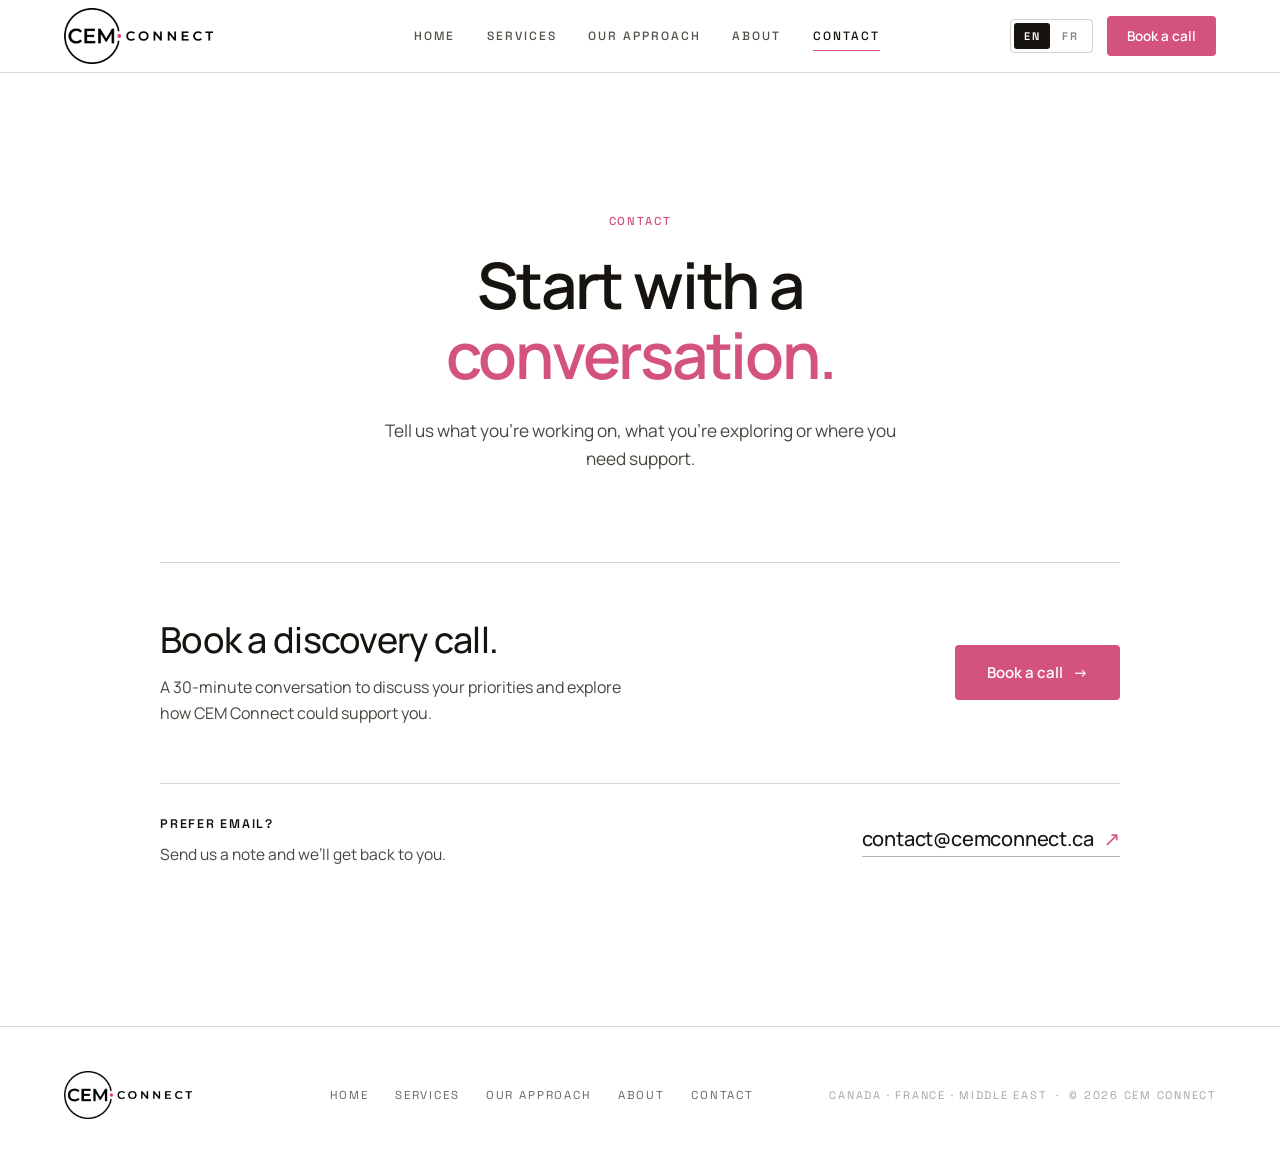
<file: contact.html>
<!DOCTYPE html>
<html lang="en">
<head>
<meta charset="utf-8">
<meta name="viewport" content="width=device-width, initial-scale=1">
<title>Contact — CEM Connect</title>
<meta name="description" content="Book a 30-minute discovery call with CEM Connect, or email contact@cemconnect.ca.">
<link rel="preconnect" href="https://fonts.googleapis.com">
<link rel="preconnect" href="https://fonts.gstatic.com" crossorigin>
<link href="https://fonts.googleapis.com/css2?family=Manrope:wght@300;400;500;600;700&family=Space+Grotesk:wght@400;500;600;700&display=swap" rel="stylesheet">
<style>
  :root { --ink: #17140f; --paper: #f4f2ee; --rose: #D4537E; --rose-dk: #b8406a; --rose-lt: #e26894; --muted: #4a453e; --sub: #6b655d; --faint: #a8a29a; --line: rgba(0,0,0,0.14); }
  * { box-sizing: border-box; margin: 0; padding: 0; }
  [hidden] { display: none !important; }
  html { scroll-behavior: smooth; }
  body { font-family: 'Manrope', system-ui, sans-serif; background: #fff; color: var(--ink); -webkit-font-smoothing: antialiased; }
  #top { overflow-x: hidden; }
  a { color: var(--ink); text-decoration: none; }
  a:hover { color: var(--rose); }
  button { font: inherit; }
  ::selection { background: rgba(212,83,126,0.18); }
  h1, h2, h3 { font-family: 'Manrope', system-ui, sans-serif; }

  .wrap { max-width: 1240px; margin: 0 auto; padding-left: clamp(20px,4vw,44px); padding-right: clamp(20px,4vw,44px); }
  .mono { font-family: 'Space Grotesk', monospace; letter-spacing: 0.16em; text-transform: uppercase; }
  .num { font-family: 'Space Grotesk', sans-serif; font-weight: 500; }
  .rose { color: var(--rose); }
  .eyebrow { display: block; font-size: 11.5px; font-weight: 500; color: var(--rose); }
  .h2 { margin-top: 16px; font-size: clamp(30px,3.6vw,48px); font-weight: 600; letter-spacing: -0.035em; line-height: 1.04; text-wrap: balance; }
  .h2-sm { margin-top: 18px; font-size: clamp(26px,3vw,40px); font-weight: 500; letter-spacing: -0.02em; line-height: 1.12; text-wrap: balance; }
  .lead { font-size: 16px; line-height: 1.6; color: var(--muted); text-wrap: pretty; }
  .dot { flex: none; width: 4px; height: 4px; border-radius: 50%; background: var(--rose); }

  @keyframes ccrise { from { opacity: 0; transform: translateY(14px); } to { opacity: 1; transform: none; } }
  .rise { animation: ccrise .7s cubic-bezier(.2,.7,.2,1) both; }
  [data-reveal] { opacity: 0; transform: translateY(16px); transition: opacity .7s cubic-bezier(.2,.7,.2,1), transform .7s cubic-bezier(.2,.7,.2,1); }
  [data-reveal][data-in] { opacity: 1; transform: none; }

  /* Header */
  .hdr { position: sticky; top: 0; z-index: 50; background: rgba(255,255,255,0.86); backdrop-filter: saturate(180%) blur(14px); -webkit-backdrop-filter: saturate(180%) blur(14px); border-bottom: 0.5px solid var(--line); }
  .hdr-row { height: 72px; display: flex; align-items: center; justify-content: space-between; gap: 24px; }
  .logo { display: inline-flex; align-items: center; }
  .logo img { display: block; object-fit: contain; object-position: left center; }
  .nav { display: flex; align-items: center; gap: 32px; }
  .nav a { font-size: 12px; font-weight: 500; padding: 6px 0; border-bottom: 1px solid transparent; color: #55504a; white-space: nowrap; }
  .nav a[aria-current="page"] { border-bottom-color: var(--rose); color: var(--ink); }
  .nav a:hover { color: var(--rose); }
  .hdr-right { display: flex; align-items: center; gap: 14px; }
  .lang { display: flex; align-items: center; gap: 2px; border: 0.5px solid rgba(0,0,0,0.18); border-radius: 4px; padding: 3px; }
  .lang button { appearance: none; border: 0; cursor: pointer; font-size: 11px; font-weight: 600; padding: 6px 10px; border-radius: 3px; background: transparent; color: #8a847c; }
  .lang button[aria-pressed="true"] { background: var(--ink); color: #fff; }
  .btn-book { display: inline-flex; align-items: center; gap: 9px; background: var(--rose); color: #fff; padding: 11px 20px; border-radius: 4px; font-size: 13.5px; font-weight: 600; white-space: nowrap; transition: background .2s ease; }
  .btn-book:hover { background: var(--rose-dk); color: #fff; }
  .burger { display: none; align-items: center; justify-content: center; width: 42px; height: 42px; border: 0.5px solid rgba(0,0,0,0.2); border-radius: 4px; background: transparent; cursor: pointer; }
  .burger span { display: block; width: 16px; height: 10px; border-top: 1.5px solid var(--ink); border-bottom: 1.5px solid var(--ink); position: relative; }
  .burger span::after { content: ""; position: absolute; top: 50%; left: 0; right: 0; height: 1.5px; background: var(--ink); transform: translateY(-50%); }
  .mnav { border-top: 0.5px solid rgba(0,0,0,0.12); padding: 12px clamp(20px,4vw,44px) 22px; flex-direction: column; background: #fff; display: flex; }
  .mnav-links { display: flex; flex-direction: column; }
  .mnav-links a { padding: 14px 4px; font-size: 17px; font-weight: 500; border-bottom: 0.5px solid rgba(0,0,0,0.08); }
  .mnav-links a[aria-current="page"] { color: var(--rose); }
  .mnav .lang { margin-top: 16px; align-self: flex-start; }
  .mnav .btn-book { margin-top: 14px; justify-content: center; padding: 15px 22px; font-size: 15px; }
  @media (max-width: 960px) { .desk { display: none !important; } .burger { display: inline-flex; } }
  @media (min-width: 961px) { .mnav { display: none !important; } }

  /* Buttons */
  .cta { display: inline-flex; align-items: center; gap: 10px; padding: 17px 30px; border-radius: 4px; font-size: 15px; font-weight: 600; white-space: nowrap; flex: none; transition: background .25s ease, border-color .25s ease, color .25s ease; }
  .cta-rose { background: var(--rose); color: #fff; }
  .cta-rose:hover { background: var(--ink); color: #fff; }
  .cta-ghost { padding: 17px 24px; gap: 8px; border: 0.5px solid rgba(0,0,0,0.28); }
  .cta-ghost:hover { border-color: var(--rose); color: var(--ink); }
  .cta-ink { background: var(--ink); color: #fff; padding: 15px 24px; font-size: 14.5px; }
  .cta-ink:hover { background: var(--rose); color: #fff; }
  .arr, .arr2 { display: inline-block; transition: transform .25s ease; }
  .arr2 { color: var(--rose); }
  .cta:hover .arr { transform: translateX(4px); }
  .cta:hover .arr2 { transform: translate(3px,-3px); }

  /* Centered page hero (inner pages) */
  .phero { display: flex; justify-content: center; }
  .phero-in { width: 100%; max-width: 900px; display: flex; flex-direction: column; align-items: center; text-align: center; }
  .phero h1 { margin-top: 22px; font-size: clamp(36px,5vw,64px); line-height: 1.1; font-weight: 600; letter-spacing: -0.035em; text-wrap: balance; animation-delay: .06s; }
  .phero h1 > span { display: block; }
  .phero p { margin: 26px auto 0; font-size: clamp(16px,1.35vw,18px); line-height: 1.65; color: var(--muted); text-wrap: pretty; animation-delay: .16s; }

  /* Two-column section head */
  .split { display: grid; grid-template-columns: 1.1fr 1fr; gap: clamp(24px,5vw,80px); align-items: end; }
  .split > p { max-width: 52ch; font-size: 16px; line-height: 1.65; color: var(--muted); text-wrap: pretty; }
  @media (max-width: 1024px) { .split { grid-template-columns: 1fr; } }

  /* Dot-separated chips */
  .chips-sec { padding-top: clamp(56px,7vw,88px); padding-bottom: clamp(56px,7vw,88px); display: flex; flex-direction: column; align-items: center; text-align: center; }
  .chips-sec h2 { margin-top: 16px; font-size: clamp(22px,2.4vw,32px); font-weight: 500; letter-spacing: -0.02em; line-height: 1.2; }
  .chips { margin-top: 28px; display: flex; flex-wrap: wrap; justify-content: center; align-items: center; gap: 14px 22px; font-size: clamp(15px,1.4vw,18px); font-weight: 500; }
  .chips > span { display: inline-flex; align-items: center; gap: 22px; white-space: nowrap; }
  .chips > span:first-child .dot { display: none; }

  /* Dark rounded closing card */
  .endcard-sec { padding: 0 clamp(20px,4vw,44px) clamp(72px,9vw,120px); }
  .endcard { max-width: 1240px; margin: 0 auto; background: var(--ink); color: var(--paper); border-radius: 8px; padding: clamp(56px,7vw,96px) clamp(28px,5vw,88px); }
  .endcard > div { max-width: 760px; }
  .endcard h2 { font-size: clamp(28px,3.6vw,46px); font-weight: 500; letter-spacing: -0.025em; line-height: 1.1; text-wrap: balance; }
  .endcard p { margin-top: 22px; max-width: 54ch; font-size: 17px; line-height: 1.6; color: rgba(244,242,238,0.7); text-wrap: pretty; }
  .endcard .cta { margin-top: 34px; padding: 16px 30px; }
  .endcard .cta:hover { background: var(--rose-lt); }
  .endcard .cta .arr2 { color: #fff; }

  /* Footer */
  .ftr { border-top: 0.5px solid var(--line); }
  .ftr .wrap { padding-top: 44px; padding-bottom: 44px; display: flex; flex-wrap: wrap; align-items: center; justify-content: space-between; gap: 24px; }
  .ftr-nav { display: flex; flex-wrap: wrap; gap: 26px; }
  .ftr-nav a { font-size: 11.5px; color: var(--sub); white-space: nowrap; }
  .ftr-nav a:hover { color: var(--rose); }
  .ftr-copy { font-size: 11px; color: var(--faint); }

  @media (prefers-reduced-motion: reduce) {
    * { animation: none !important; }
    html { scroll-behavior: auto; }
    [data-reveal] { opacity: 1 !important; transform: none !important; transition: none !important; }
  }
</style>
<style>
  .phero-sec { padding-top: clamp(80px,11vw,144px); padding-bottom: clamp(56px,7vw,88px); }
  .phero-in { max-width: 860px; }
  .phero p { max-width: 50ch; }

  .reach { padding: 0 clamp(20px,4vw,44px) clamp(80px,10vw,136px); }
  .reach-in { max-width: 960px; margin: 0 auto; }
  .reach-row { display: grid; grid-template-columns: minmax(0,1.3fr) auto; gap: 28px clamp(28px,5vw,72px); align-items: center; }
  .reach-book { padding: clamp(40px,5vw,56px) 0; border-top: 0.5px solid rgba(0,0,0,0.16); border-bottom: 0.5px solid rgba(0,0,0,0.16); }
  .reach-book h2 { font-size: clamp(24px,2.8vw,36px); font-weight: 500; letter-spacing: -0.02em; line-height: 1.15; }
  .reach-book p { margin-top: 14px; max-width: 48ch; font-size: 16px; line-height: 1.65; color: var(--muted); text-wrap: pretty; }
  .reach-book .cta { padding: 17px 32px; }
  .reach-book .cta:hover { background: var(--rose-dk); }
  .reach-mail { padding: 32px 0; row-gap: 16px; }
  .reach-mail h3 { font-size: 12.5px; font-weight: 600; letter-spacing: 0.14em; }
  .reach-mail p { margin-top: 10px; font-size: 15.5px; line-height: 1.6; color: var(--muted); }
  .mail { justify-self: start; display: inline-flex; align-items: center; gap: 10px; font-size: clamp(17px,1.6vw,20px); font-weight: 500; letter-spacing: -0.01em; padding-bottom: 4px; border-bottom: 0.5px solid rgba(0,0,0,0.3); transition: border-color .2s ease, color .2s ease; overflow-wrap: anywhere; }
  .mail:hover { border-color: var(--rose); }
  .mail:hover .arr2 { transform: translate(3px,-3px); }

  @media (max-width: 1024px) { .reach-row { grid-template-columns: 1fr; } }
</style>
</head>
<body data-page="contact">
<div id="top">
  <header class="hdr">
    <div class="wrap hdr-row">
      <a href="index.html" class="logo" aria-label="CEM Connect — Home"><img src="[data-uri]" alt="CEM Connect" width="220" height="56"></a>
      <nav class="nav desk" aria-label="Primary" data-nav></nav>
      <div class="hdr-right">
        <div class="lang desk" role="group" aria-label="Language">
          <button type="button" class="mono" data-lang="en">EN</button>
          <button type="button" class="mono" data-lang="fr">FR</button>
        </div>
        <a class="btn-book desk" data-book href="contact.html">Book a call</a>
        <button type="button" class="burger" aria-label="Menu" aria-expanded="false" aria-controls="mnav"><span></span></button>
      </div>
    </div>
    <div class="mnav" id="mnav" hidden>
      <nav class="mnav-links" aria-label="Mobile" data-nav></nav>
      <div class="lang" role="group" aria-label="Language">
        <button type="button" class="mono" data-lang="en">EN</button>
        <button type="button" class="mono" data-lang="fr">FR</button>
      </div>
      <a class="btn-book" data-book href="contact.html">Book a call</a>
    </div>
  </header>

  <main>
    <section class="wrap phero phero-sec">
      <div class="phero-in">
        <span class="mono eyebrow rise">Contact</span>
        <h1 class="rise">Start with a <span class="rose">conversation.</span></h1>
        <p class="rise">Tell us what you’re working on, what you’re exploring or where you need support.</p>
      </div>
    </section>

    <section class="reach">
      <div data-reveal class="reach-in">
        <div class="reach-row reach-book">
          <div>
            <h2>Book a discovery call.</h2>
            <p>A 30-minute conversation to discuss your priorities and explore how CEM Connect could support you.</p>
          </div>
          <div><a data-book href="mailto:contact@cemconnect.ca" class="cta cta-rose">Book a call <span class="arr" aria-hidden="true">→</span></a></div>
        </div>
        <div class="reach-row reach-mail">
          <div>
            <h3 class="mono">Prefer email?</h3>
            <p>Send us a note and we’ll get back to you.</p>
          </div>
          <a href="mailto:contact@cemconnect.ca" class="mail">contact@cemconnect.ca <span class="arr2" aria-hidden="true">↗</span></a>
        </div>
      </div>
    </section>
  </main>

  <footer class="ftr">
    <div class="wrap">
      <a href="index.html" class="logo" aria-label="CEM Connect — Home"><img src="[data-uri]" alt="CEM Connect" width="190" height="48"></a>
      <nav class="ftr-nav" aria-label="Footer" data-nav data-nav-plain></nav>
      <div class="mono ftr-copy">Canada · France · Middle East &nbsp;·&nbsp; © 2026 CEM Connect</div>
    </div>
  </footer>
</div>
<script>
(function () {
  if (window.CCI18N) return;
  const D = {
    // Shared
    "Home": "Accueil",
    "About": "À propos",
    "Our Approach": "Notre approche",
    "Book a call": "Réserver un appel",
    "Let’s Talk": "Discutons",
    "Middle East": "Moyen-Orient",
    "Canada · France · Middle East": "Canada · France · Moyen-Orient",
    "Canada · France · Middle East · © 2026 CEM Connect": "Canada · France · Moyen-Orient · © 2026 CEM Connect",

    // Home
    "Smarter business.": "Une entreprise plus efficace.",
    "Less complexity.": "Moins de complexité.",
    "Better experiences.": "Des clients mieux servis.",
    "We help businesses uncover AI opportunities, improve efficiency and rethink customer experiences with practical strategies built for real-world challenges.": "Nous aidons les entreprises à tirer parti de l’IA, à gagner en efficacité et à repenser l’expérience client, avec des solutions concrètes, pensées pour leur réalité.",
    "Explore Our Services": "Découvrir nos services",
    "Sound familiar?": "Ces situations vous parlent ?",
    "We start where it costs you most.": "Nous partons de ce qui vous freine le plus.",
    "Real problems, not technology for its own sake.": "Des enjeux concrets, pas de la technologie pour la technologie.",
    "Rising operational costs": "Des coûts opérationnels en hausse",
    "Efficiency": "Efficacité",
    "Repetitive manual processes": "Trop de tâches manuelles et répétitives",
    "AI adoption": "Adoption de l’IA",
    "Workflows that slow teams down": "Des processus qui freinent vos équipes",
    "Friction in customer journeys": "Des points de friction dans le parcours client",
    "Customer experience": "Expérience client",
    "Not sure where to start with AI": "L’IA, mais par où commencer ?",
    "AI strategy": "Stratégie IA",
    "Our Expertise": "Notre expertise",
    "Two areas.": "Deux expertises.",
    "Real business impact.": "Un impact concret.",
    "All services": "Tous les services",
    "Less manual work.": "Moins de tâches manuelles.",
    "More efficiency.": "Plus d’efficacité.",
    "Identify where AI can simplify operations, reduce inefficiencies and support your teams.": "Identifiez où l’IA peut simplifier vos opérations, réduire les inefficacités et accompagner vos équipes.",
    "Explore AI Adoption": "Découvrir l’adoption de l’IA",
    "Better journeys.": "Des parcours plus fluides.",
    "Understand customer pain points, simplify interactions and improve the journeys that matter.": "Identifiez les points de friction, simplifiez les interactions et améliorez les parcours qui comptent pour vos clients.",
    "Explore CX Transformation": "Découvrir la transformation CX",
    "From business challenges": "Du constat",
    "to action.": "à l’action.",
    "We work closely with your team to identify opportunities, set clear priorities and support the next steps.": "Nous travaillons main dans la main avec vos équipes pour repérer les opportunités, fixer les bonnes priorités et passer à l’action.",
    "Discover": "Comprendre",
    "Strategize": "Définir",
    "Transform": "Transformer",
    "Enable": "Accompagner",
    "Understand": "Analyser",
    "Prioritize": "Prioriser",
    "Act": "Agir",
    "Adopt": "S’approprier",
    "Discover Our Approach": "Découvrir notre approche",
    "Cross-Market Perspective": "Perspective multimarché",
    "Across markets, connected by experience.": "Plusieurs marchés, une même expérience.",
    "Bringing a cross-market perspective to AI adoption and customer experience transformation.": "Un regard nourri par plusieurs marchés, au service de l’adoption de l’IA et de l’expérience client.",
    "Let’s find your": "Trouvons ensemble",
    "quickest win.": "par où commencer.",
    "A 30-minute call to talk through your priorities and where to start.": "30 minutes pour faire le point sur vos priorités et définir les premières étapes.",

    // Services
    "Two areas of expertise.": "Deux domaines d’expertise.",
    "Built around": "Au service de",
    "your business.": "votre entreprise.",
    "CEM Connect helps organizations adopt AI with purpose and transform customer experiences through practical strategy, clear priorities and actionable guidance.": "CEM Connect aide les organisations à adopter l’IA de façon réfléchie et à transformer leur expérience client, avec une stratégie pragmatique, des priorités claires et des conseils directement applicables.",
    "AI Adoption & Strategy": "Adoption et stratégie IA",
    "Customer Experience Transformation": "Transformation de l’expérience client",
    "01 AI Adoption & Strategy": "01 — Adoption et stratégie IA",
    "02 Customer Experience Transformation": "02 — Transformation de l’expérience client",
    "Make AI practical for your business.": "Rendre l’IA concrète pour votre organisation.",
    "AI creates opportunities across the business — but meaningful adoption starts with understanding where it can actually make a difference.": "L’IA ouvre des possibilités partout dans l’organisation — mais une adoption réussie commence par savoir où elle peut vraiment faire la différence.",
    "We help organizations assess their readiness, identify relevant use cases and build a practical path toward AI adoption that aligns with their business priorities and teams.": "Nous aidons les organisations à évaluer leur maturité, à identifier les usages pertinents et à construire un chemin réaliste vers l’adoption de l’IA, en phase avec leurs priorités et leurs équipes.",
    "Key outputs": "Livrables clés",
    "AI Readiness & Opportunity Assessment": "Évaluation de la maturité et des opportunités IA",
    "Understand where your organization stands today and where AI could create meaningful value.": "Savoir où en est votre organisation aujourd’hui et où l’IA peut réellement créer de la valeur.",
    "We assess current AI usage, business processes, organizational readiness and potential use cases to identify the most relevant opportunities and priorities.": "Nous analysons vos usages actuels de l’IA, vos processus, la maturité de votre organisation et les cas d’usage possibles pour faire ressortir les opportunités et priorités les plus pertinentes.",
    "AI readiness overview": "État des lieux de la maturité IA",
    "Business process observations": "Analyse des processus",
    "Prioritized AI opportunities": "Opportunités IA priorisées",
    "Recommended next steps": "Prochaines étapes recommandées",
    "AI Strategy & Roadmap": "Stratégie et feuille de route IA",
    "Turn identified opportunities into a clear and realistic path forward.": "Transformer les opportunités identifiées en une trajectoire claire et réaliste.",
    "We help define AI priorities, evaluate potential approaches and structure an actionable adoption roadmap aligned with business objectives and organizational capacity.": "Nous vous aidons à définir vos priorités, à comparer les approches possibles et à bâtir une feuille de route d’adoption réaliste, alignée sur vos objectifs et vos capacités.",
    "Prioritized AI initiatives": "Initiatives IA priorisées",
    "AI adoption roadmap": "Feuille de route d’adoption de l’IA",
    "Recommended tools and approaches": "Outils et approches recommandés",
    "Implementation priorities": "Priorités de mise en œuvre",
    "AI Training & Adoption": "Formation et adoption de l’IA",
    "Help teams understand how AI can support their work and build confidence using it responsibly.": "Aider les équipes à comprendre ce que l’IA peut apporter à leur travail et à l’utiliser en confiance, de façon responsable.",
    "We deliver practical training and adoption support tailored to business needs, roles and real workplace use cases.": "Nous proposons des formations pratiques et un accompagnement adaptés à vos besoins, aux différents métiers et aux situations réelles de travail.",
    "Practical AI workshops": "Ateliers pratiques sur l’IA",
    "Role-relevant use cases": "Cas d’usage par métier",
    "Usage guidance": "Bonnes pratiques d’utilisation",
    "Adoption recommendations": "Recommandations d’adoption",
    "AI Adoption Program": "Programme d’adoption de l’IA",
    "A structured path from exploration to adoption.": "De l’exploration à l’adoption, un parcours structuré.",
    "For organizations looking for more comprehensive support, the CEM Connect AI Adoption Program brings assessment, opportunity identification, strategy and team enablement into one structured engagement.": "Pour les organisations qui souhaitent un accompagnement complet, le Programme d’adoption de l’IA de CEM Connect réunit diagnostic, identification des opportunités, stratégie et montée en compétences des équipes au sein d’une même mission.",
    "Assess": "Évaluer",
    "Identify": "Identifier",
    "Understand the organization, current processes, AI usage and readiness.": "Comprendre l’organisation, ses processus, ses usages de l’IA et sa maturité.",
    "Identify and prioritize practical AI opportunities based on business needs.": "Repérer et hiérarchiser les opportunités de l’IA les plus utiles pour votre activité.",
    "Translate opportunities into clear priorities and an actionable adoption roadmap.": "Traduire les opportunités en priorités claires et en une feuille de route réaliste.",
    "Build team confidence through practical training, guidance and adoption support.": "Donner confiance aux équipes par la formation, le conseil et un accompagnement au quotidien.",
    "Discuss Your AI Priorities": "Parlons de vos priorités IA",
    "Better experiences start with understanding the journey.": "Une meilleure expérience commence par la compréhension du parcours.",
    "Great customer experiences are built by understanding where customers struggle, what they expect and how the business can respond.": "Une expérience client réussie se construit en comprenant où vos clients rencontrent des difficultés, ce qu’ils attendent et comment y répondre.",
    "We help organizations uncover friction across customer journeys and translate insights into practical transformation priorities.": "Nous aidons les organisations à mettre en lumière les points de friction de leurs parcours clients et à en tirer des priorités d’action concrètes.",
    "Customer Experience Assessment": "Évaluation de l’expérience client",
    "Build a clearer understanding of the current customer experience and where improvement matters most.": "Avoir une vision claire de l’expérience client actuelle et des améliorations prioritaires.",
    "We review key interactions, customer journeys and experience gaps to identify friction and opportunities for improvement.": "Nous analysons les moments clés, les parcours et les écarts d’expérience pour identifier les points de friction et les pistes d’amélioration.",
    "Customer experience assessment": "Évaluation de l’expérience client",
    "Key pain points and friction": "Principaux points de friction",
    "Experience improvement opportunities": "Pistes d’amélioration de l’expérience",
    "Prioritized recommendations": "Recommandations priorisées",
    "Customer Journey Transformation": "Transformation des parcours clients",
    "Turn customer insights into better journeys and more intuitive experiences.": "Faire de la connaissance client des parcours plus fluides et plus intuitifs.",
    "We help organizations map and rethink customer journeys, identify improvement opportunities and define future-state experiences aligned with customer and business needs.": "Nous aidons les organisations à cartographier et repenser leurs parcours clients, à identifier les pistes d’amélioration et à définir l’expérience cible, en conciliant attentes des clients et objectifs de l’organisation.",
    "Current-state journey analysis": "Analyse du parcours actuel",
    "Future-state customer journeys": "Parcours clients cibles",
    "Improvement opportunities": "Pistes d’amélioration",
    "Transformation roadmap": "Feuille de route de transformation",
    "CX & Digital Project Management": "Gestion de projets CX et numériques",
    "Turn transformation priorities into structured initiatives.": "Transformer les priorités en projets structurés.",
    "We support CX and digital transformation projects through business requirements, prioritization, stakeholder coordination and delivery oversight.": "Nous accompagnons vos projets CX et digitaux : expression des besoins, priorisation, coordination des parties prenantes et suivi de la mise en œuvre.",
    "Business requirements": "Expression des besoins",
    "Project priorities and roadmap": "Priorités et feuille de route du projet",
    "Stakeholder coordination": "Coordination des parties prenantes",
    "Delivery support": "Suivi de la mise en œuvre",
    "Where we can help": "Nos champs d’intervention",
    "From friction to better experiences.": "Moins de friction, de meilleures expériences.",
    "Customer Journeys": "Parcours clients",
    "Digital Onboarding": "Intégration des nouveaux clients",
    "Service Experiences": "Expériences de service",
    "Digital Products": "Produits numériques",
    "Process Improvement": "Amélioration des processus",
    "Start with the challenge.": "Parlons de vos priorités.",
    "Whether you’re exploring how AI could support your organization or looking to improve a customer journey, we start by understanding the business challenge first.": "Que vous exploriez ce que l’IA peut apporter à votre organisation ou souhaitiez améliorer un parcours client, nous commençons toujours par comprendre votre enjeu.",

    // Approach
    "From challenge to": "De l’enjeu à",
    "action.": "l’action.",
    "We start with the business challenge — not the technology. Our approach combines insight, strategy and practical guidance to help organizations move from understanding what needs to change to making it happen.": "Nous partons de votre enjeu — pas de la technologie. Notre approche allie analyse, stratégie et accompagnement concret pour vous aider à passer de ce qui doit changer à ce qui change vraiment.",
    "How we work": "Notre façon de travailler",
    "A practical approach to transformation.": "Une approche pragmatique de la transformation.",
    "Every engagement is different, but our way of working follows the same principle: understand first, prioritize what matters and turn recommendations into practical action.": "Chaque mission est différente, mais notre principe reste le même : comprendre d’abord, se concentrer sur l’essentiel et transformer les recommandations en actions concrètes.",
    "Our methodology": "Notre méthodologie",
    "Understand before acting.": "Comprendre avant d’agir.",
    "We begin by understanding the business context, current processes, customer needs, team realities and transformation priorities.": "Nous commençons par comprendre votre contexte, vos processus, les besoins de vos clients, la réalité de vos équipes et vos priorités.",
    "Business objectives": "Objectifs de l’organisation",
    "Current processes": "Processus actuels",
    "Customer and employee needs": "Besoins des clients et des employés",
    "Challenges and friction": "Difficultés et points de friction",
    "Existing tools and ways of working": "Outils et façons de travailler existants",
    "Turn insight into direction.": "Donner un cap.",
    "We translate what we learn into clear priorities, practical recommendations and an actionable path forward.": "Nous traduisons ce que nous avons appris en priorités claires, en recommandations concrètes et en une feuille de route réaliste.",
    "Opportunity identification": "Identification des opportunités",
    "Prioritization": "Priorisation",
    "Recommendations": "Recommandations",
    "Future-state direction": "Vision cible",
    "Actionable roadmap": "Feuille de route opérationnelle",
    "Move from plans to action.": "Passer du plan à l’action.",
    "We support transformation initiatives by helping structure requirements, align stakeholders, coordinate priorities and guide projects through execution.": "Nous accompagnons vos projets de transformation : structurer les besoins, aligner les parties prenantes, coordonner les priorités et guider la mise en œuvre.",
    "Project planning": "Planification de projet",
    "Stakeholder alignment": "Alignement des parties prenantes",
    "Implementation coordination": "Coordination de la mise en œuvre",
    "Delivery guidance": "Pilotage de la mise en œuvre",
    "Build capability for lasting change.": "Ancrer le changement dans la durée.",
    "Transformation only creates value when people can adopt it. We help teams build the knowledge, confidence and ways of working needed to sustain change.": "Une transformation ne crée de la valeur que si les équipes se l’approprient. Nous les aidons à développer les connaissances, la confiance et les réflexes nécessaires pour la faire durer.",
    "Practical training": "Formation pratique",
    "Team enablement": "Montée en compétences",
    "Adoption support": "Accompagnement à l’adoption",
    "Knowledge transfer": "Transfert de connaissances",
    "Continuous improvement": "Amélioration continue",
    "How we partner": "Notre façon de collaborer",
    "Built to work with your team.": "Aux côtés de vos équipes.",
    "We work alongside your teams throughout the engagement — bringing structure, outside perspective and practical guidance while keeping your people close to the decisions that shape the transformation.": "Nous travaillons avec vos équipes tout au long de la mission — en apportant méthode, regard extérieur et conseils concrets, tout en les gardant au cœur des décisions qui façonnent la transformation.",
    "Collaborative": "Collaboratif",
    "We work with the people closest to the challenge, bringing together the right perspectives throughout the engagement.": "Nous travaillons avec les personnes au plus près de l’enjeu, en réunissant les bons points de vue tout au long de la mission.",
    "Practical": "Pragmatique",
    "Recommendations are designed around your organization’s reality, resources and priorities — not theoretical frameworks.": "Nos recommandations partent de votre réalité, de vos ressources et de vos priorités — pas de modèles théoriques.",
    "Flexible": "Flexible",
    "The scope and level of support adapt to the challenge, whether you need focused guidance or support across a broader transformation initiative.": "Le périmètre et le niveau d’accompagnement s’adaptent à votre besoin, d’un conseil ciblé à un soutien sur un projet de transformation plus large.",
    "What you can expect": "Ce que vous obtenez",
    "Clarity at every step.": "De la clarté à chaque étape.",
    "Clear priorities": "Des priorités claires",
    "Actionable recommendations": "Des recommandations concrètes",
    "Structured roadmaps": "Des feuilles de route structurées",
    "Hands-on guidance": "Un accompagnement concret",
    "Tell us what you’re trying to improve, explore or transform. We’ll start by understanding where you are today.": "Dites-nous ce que vous souhaitez améliorer, explorer ou transformer. Nous commencerons par comprendre où vous en êtes.",

    // About
    "About CEM Connect": "À propos de CEM Connect",
    "Consulting built around": "Un conseil au service de",
    "CEM Connect is an independent consulting practice focused on AI adoption and customer experience transformation.": "CEM Connect est un cabinet de conseil indépendant spécialisé dans l’adoption de l’IA et la transformation de l’expérience client.",
    "Close collaboration.": "Une collaboration étroite.",
    "Practical support.": "Un accompagnement concret.",
    "We believe consulting works best when it stays close to the business. That’s why every engagement is built around direct collaboration, with a consultant working closely alongside your team from understanding the challenge to shaping the way forward.": "Nous sommes convaincus qu’un bon conseil reste au plus près du terrain. C’est pourquoi chaque mission repose sur une collaboration directe : un consultant travaille aux côtés de votre équipe, de la compréhension de l’enjeu jusqu’à la définition de la suite.",
    "Cross-market perspective": "Perspective multimarché",
    "A perspective shaped across markets.": "Un regard forgé sur plusieurs marchés.",
    "Drawing on experience across Canada, France and the Middle East, CEM Connect approaches each organization with a clear understanding of its market, its customers and the way it operates.": "Une expérience acquise au Canada, en France et au Moyen-Orient, qui permet à CEM Connect d’aborder chaque organisation en tenant compte de son marché, de ses clients et de son fonctionnement.",
    "Let’s start a conversation.": "Parlons-en.",
    "Tell us what you’re looking to improve, explore or transform.": "Dites-nous ce que vous souhaitez améliorer, explorer ou transformer.",

    // Contact
    "Start with a": "Tout commence par une",
    "conversation.": "conversation.",
    "Tell us what you’re working on, what you’re exploring or where you need support.": "Parlez-nous de vos projets, de vos réflexions ou des sujets sur lesquels vous avez besoin d’aide.",
    "Book a discovery call.": "Réservez un premier échange.",
    "A 30-minute conversation to discuss your priorities and explore how CEM Connect could support you.": "30 minutes pour parler de vos priorités et voir comment CEM Connect peut vous accompagner.",
    "Prefer email?": "Vous préférez écrire ?",
    "Send us a note and we’ll get back to you.": "Envoyez-nous un message, nous vous répondrons rapidement."
  };
  const norm = s => s.replace(/\s+/g, ' ').trim().toLowerCase();
  const map = new Map();
  for (const k in D) map.set(norm(k), D[k]);
  const orig = new WeakMap();
  const touched = new Set();
  let cur = 'en', mo = null, root = null;
  function tx(node) {
    const o = orig.has(node) ? orig.get(node) : node.nodeValue;
    const pe = node.parentElement;
    const fr = (pe && pe.hasAttribute('data-fr') && norm(o)) ? pe.getAttribute('data-fr') : map.get(norm(o));
    if (fr === undefined) return;
    if (!orig.has(node)) { orig.set(node, o); touched.add(node); }
    const v = o.match(/^\s*/)[0] + fr + o.match(/\s*$/)[0];
    if (node.nodeValue !== v) node.nodeValue = v;
  }
  function walk(el) {
    if (el.nodeType === 3) return tx(el);
    const w = document.createTreeWalker(el, NodeFilter.SHOW_TEXT);
    let n; while ((n = w.nextNode())) tx(n);
  }
  function apply(r, lang) {
    root = r || document.body; cur = lang;
    document.documentElement.lang = lang;
    if (lang === 'fr') {
      walk(root);
      if (!mo) {
        mo = new MutationObserver(ms => { if (cur !== 'fr') return; ms.forEach(m => m.addedNodes.forEach(a => (a.nodeType === 1 || a.nodeType === 3) && walk(a))); });
        mo.observe(root, { childList: true, subtree: true });
      }
    } else {
      if (mo) { mo.disconnect(); mo = null; }
      touched.forEach(n => { if (orig.has(n)) { n.nodeValue = orig.get(n); orig.delete(n); } });
      touched.clear();
    }
  }
  window.CCI18N = { apply };
})();
</script>
<script>
(function () {
  var CALENDLY_URL = 'https://calendly.com/sana-nhar-cemconnect/30min';
  var CURRENT = document.body.getAttribute('data-page');
  var PAGES = [
    { id: 'home', href: 'index.html', label: 'Home' },
    { id: 'services', href: 'services.html', label: 'Services' },
    { id: 'approach', href: 'approach.html', label: 'Our Approach' },
    { id: 'about', href: 'about.html', label: 'About' },
    { id: 'contact', href: 'contact.html', label: 'Contact' }
  ];
  var root = document.getElementById('top');

  // Navigation (header, mobile, footer)
  document.querySelectorAll('[data-nav]').forEach(function (nav) {
    var plain = nav.hasAttribute('data-nav-plain');
    PAGES.forEach(function (p) {
      var a = document.createElement('a');
      a.href = p.href;
      a.textContent = p.label;
      if (nav.classList.contains('nav') || plain) a.className = 'mono';
      if (!plain && p.id === CURRENT) a.setAttribute('aria-current', 'page');
      nav.appendChild(a);
    });
  });

  // Mobile menu
  var burger = document.querySelector('.burger'), mnav = document.getElementById('mnav');
  burger.addEventListener('click', function () {
    var open = mnav.hidden;
    mnav.hidden = !open;
    burger.setAttribute('aria-expanded', String(open));
  });
  mnav.addEventListener('click', function (e) {
    if (e.target.closest('a')) { mnav.hidden = true; burger.setAttribute('aria-expanded', 'false'); }
  });

  // Language (shared across pages via localStorage)
  function getLang() { try { return localStorage.getItem('cc-lang') || 'en'; } catch (e) { return 'en'; } }
  function setLang(l) {
    try { localStorage.setItem('cc-lang', l); } catch (e) {}
    document.querySelectorAll('[data-lang]').forEach(function (b) { b.setAttribute('aria-pressed', String(b.getAttribute('data-lang') === l)); });
    window.CCI18N.apply(root, l);
  }
  document.querySelectorAll('[data-lang]').forEach(function (b) {
    b.addEventListener('click', function () { setLang(b.getAttribute('data-lang')); });
  });
  setLang(getLang());

  // Booking (Calendly popup, falls back to a new tab)
  function openBooking(e) {
    if (!CALENDLY_URL) return;
    e.preventDefault();
    var open = function () { try { window.Calendly.initPopupWidget({ url: CALENDLY_URL }); } catch (err) { window.open(CALENDLY_URL, '_blank'); } };
    if (window.Calendly) return open();
    if (!document.getElementById('cc-cal-css')) {
      var l = document.createElement('link');
      l.id = 'cc-cal-css'; l.rel = 'stylesheet'; l.href = 'https://assets.calendly.com/assets/external/widget.css';
      document.head.appendChild(l);
    }
    var s = document.createElement('script');
    s.src = 'https://assets.calendly.com/assets/external/widget.js';
    s.onload = open;
    s.onerror = function () { window.open(CALENDLY_URL, '_blank'); };
    document.head.appendChild(s);
  }
  document.querySelectorAll('[data-book]').forEach(function (a) {
    if (CALENDLY_URL) { a.href = CALENDLY_URL; a.target = '_blank'; a.rel = 'noopener'; }
    a.addEventListener('click', openBooking);
  });

  // Scroll reveal
  var reveals = Array.prototype.slice.call(document.querySelectorAll('[data-reveal]'));
  if (!('IntersectionObserver' in window)) {
    reveals.forEach(function (e) { e.setAttribute('data-in', ''); });
  } else {
    var io = new IntersectionObserver(function (entries) {
      entries.forEach(function (en) { if (en.isIntersecting) { en.target.setAttribute('data-in', ''); io.unobserve(en.target); } });
    }, { threshold: 0.12, rootMargin: '0px 0px -40px 0px' });
    reveals.forEach(function (e) { io.observe(e); });
  }
})();
</script>
</body>
</html>
</file>
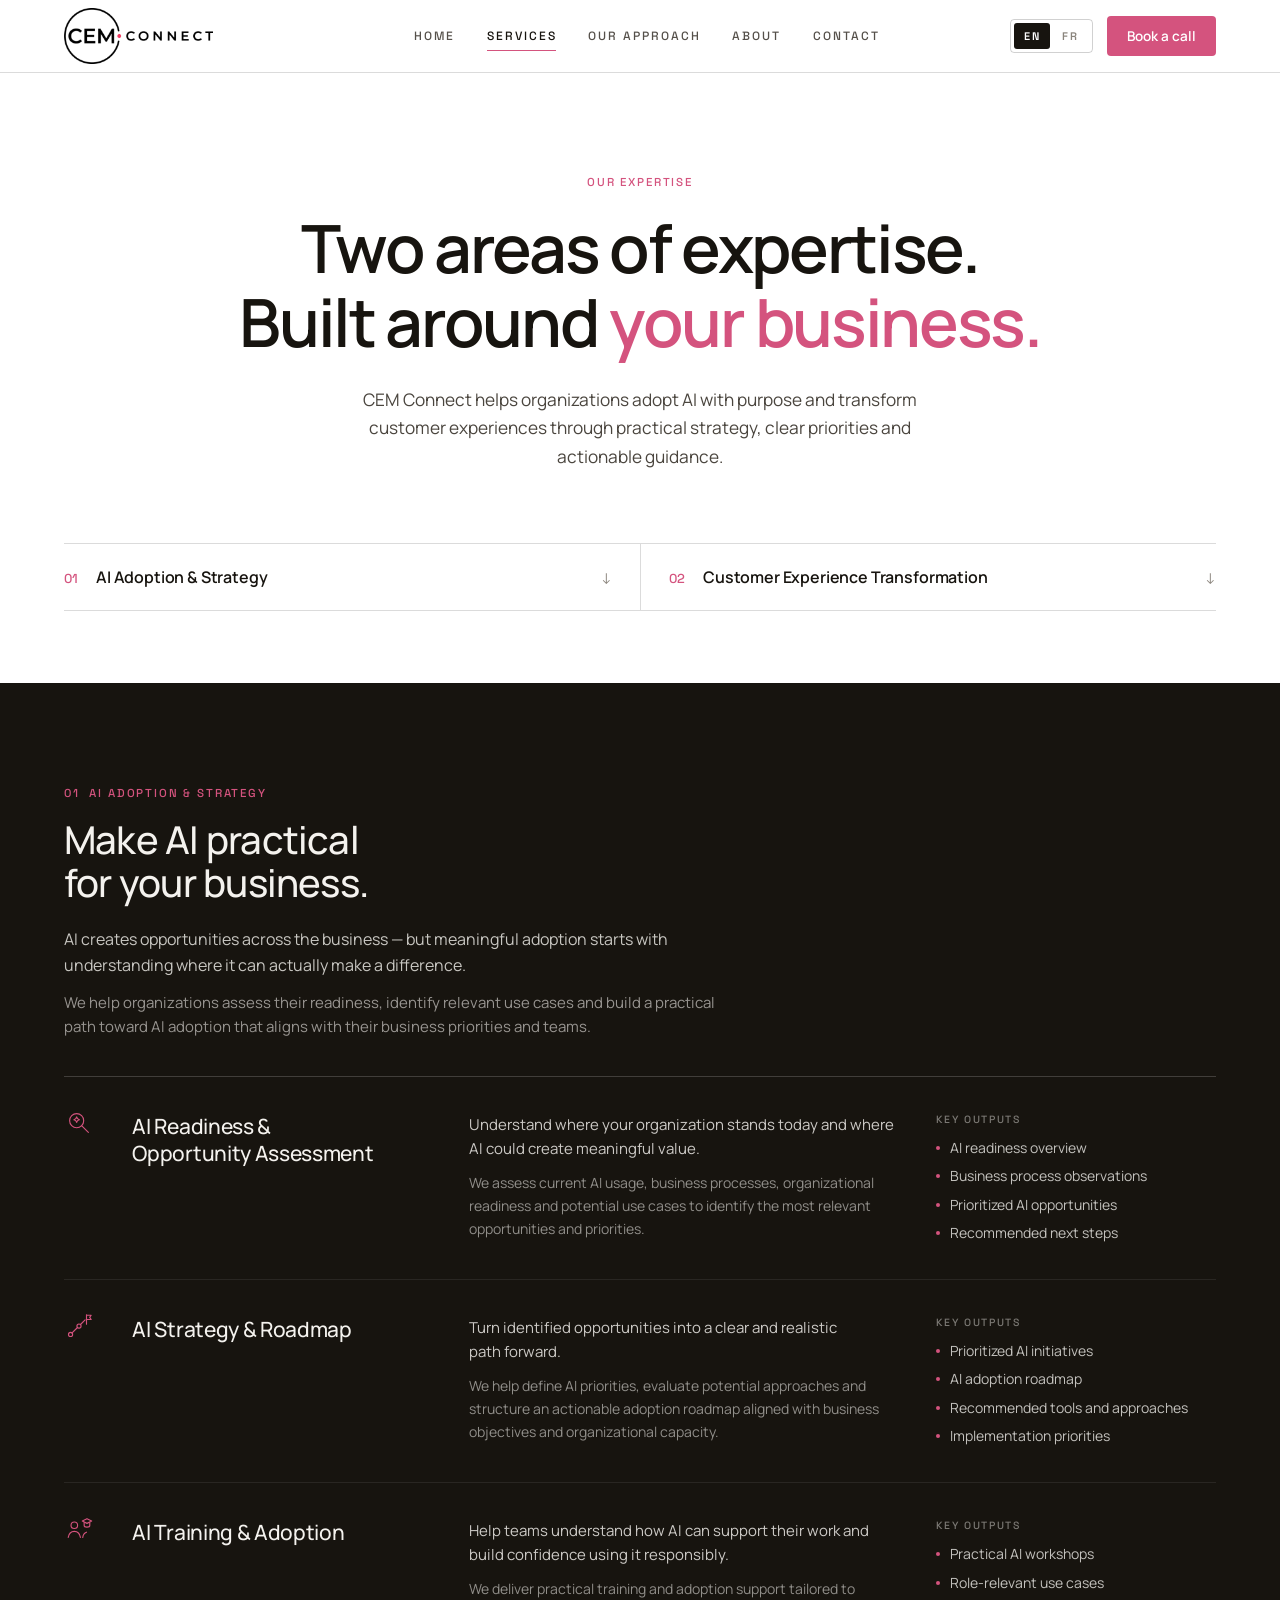
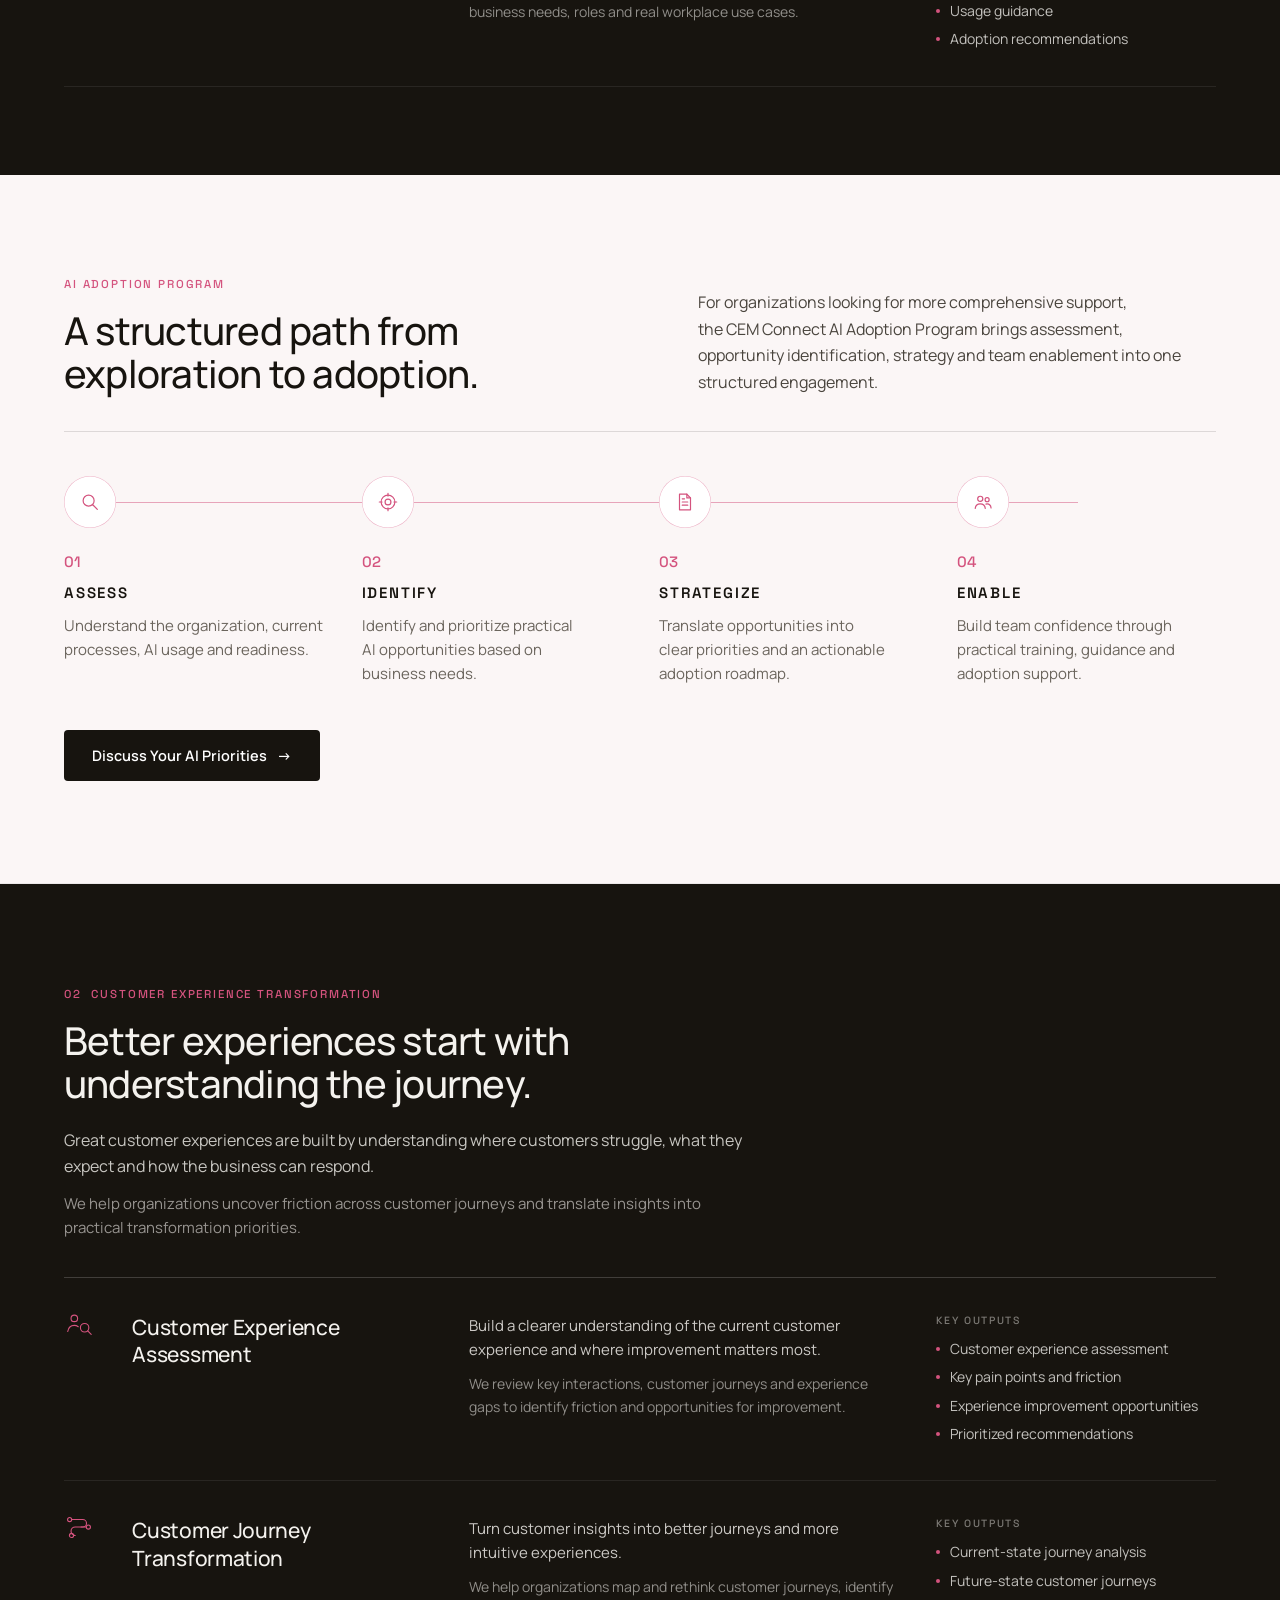
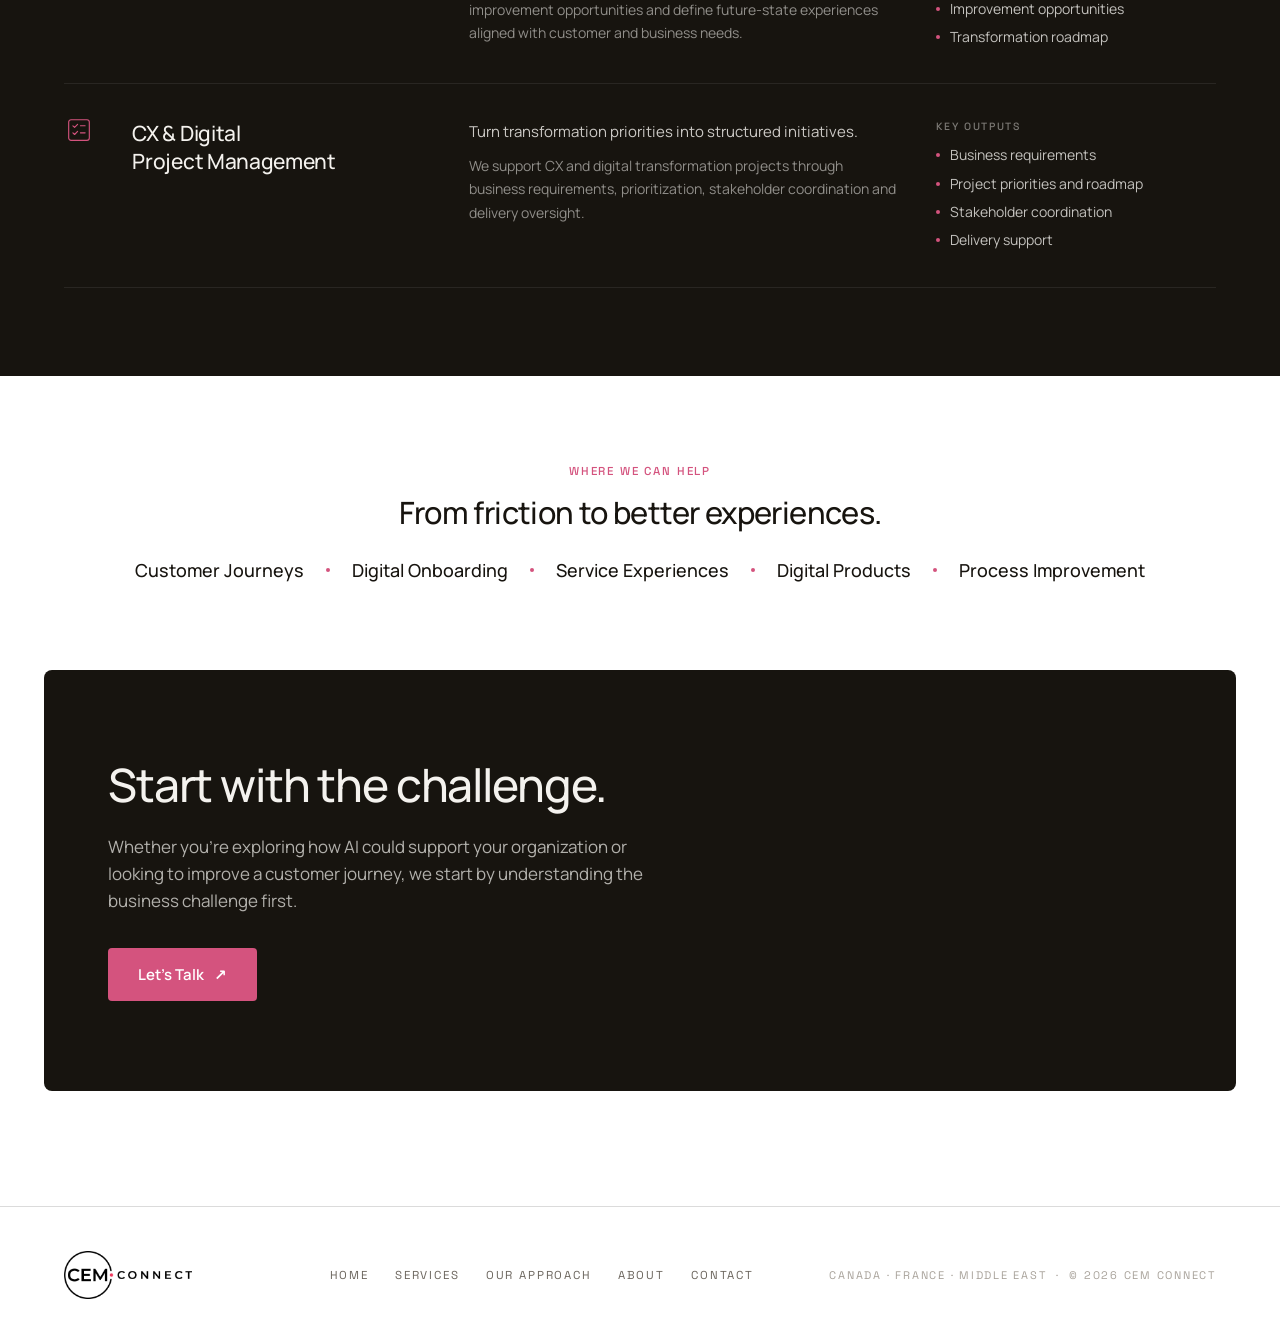
<file: services.html>
<!DOCTYPE html>
<html lang="en">
<head>
<meta charset="utf-8">
<meta name="viewport" content="width=device-width, initial-scale=1">
<title>Services — CEM Connect</title>
<meta name="description" content="CEM Connect helps organizations adopt AI with purpose and transform customer experiences through practical strategy, clear priorities and actionable guidance.">
<link rel="preconnect" href="https://fonts.googleapis.com">
<link rel="preconnect" href="https://fonts.gstatic.com" crossorigin>
<link href="https://fonts.googleapis.com/css2?family=Manrope:wght@300;400;500;600;700&family=Space+Grotesk:wght@400;500;600;700&display=swap" rel="stylesheet">
<style>
  :root { --ink: #17140f; --paper: #f4f2ee; --rose: #D4537E; --rose-dk: #b8406a; --rose-lt: #e26894; --muted: #4a453e; --sub: #6b655d; --faint: #a8a29a; --line: rgba(0,0,0,0.14); }
  * { box-sizing: border-box; margin: 0; padding: 0; }
  [hidden] { display: none !important; }
  html { scroll-behavior: smooth; }
  body { font-family: 'Manrope', system-ui, sans-serif; background: #fff; color: var(--ink); -webkit-font-smoothing: antialiased; }
  #top { overflow-x: hidden; }
  a { color: var(--ink); text-decoration: none; }
  a:hover { color: var(--rose); }
  button { font: inherit; }
  ::selection { background: rgba(212,83,126,0.18); }
  h1, h2, h3 { font-family: 'Manrope', system-ui, sans-serif; }

  .wrap { max-width: 1240px; margin: 0 auto; padding-left: clamp(20px,4vw,44px); padding-right: clamp(20px,4vw,44px); }
  .mono { font-family: 'Space Grotesk', monospace; letter-spacing: 0.16em; text-transform: uppercase; }
  .num { font-family: 'Space Grotesk', sans-serif; font-weight: 500; }
  .rose { color: var(--rose); }
  .eyebrow { display: block; font-size: 11.5px; font-weight: 500; color: var(--rose); }
  .h2 { margin-top: 16px; font-size: clamp(30px,3.6vw,48px); font-weight: 600; letter-spacing: -0.035em; line-height: 1.04; text-wrap: balance; }
  .h2-sm { margin-top: 18px; font-size: clamp(26px,3vw,40px); font-weight: 500; letter-spacing: -0.02em; line-height: 1.12; text-wrap: balance; }
  .lead { font-size: 16px; line-height: 1.6; color: var(--muted); text-wrap: pretty; }
  .dot { flex: none; width: 4px; height: 4px; border-radius: 50%; background: var(--rose); }

  @keyframes ccrise { from { opacity: 0; transform: translateY(14px); } to { opacity: 1; transform: none; } }
  .rise { animation: ccrise .7s cubic-bezier(.2,.7,.2,1) both; }
  [data-reveal] { opacity: 0; transform: translateY(16px); transition: opacity .7s cubic-bezier(.2,.7,.2,1), transform .7s cubic-bezier(.2,.7,.2,1); }
  [data-reveal][data-in] { opacity: 1; transform: none; }

  /* Header */
  .hdr { position: sticky; top: 0; z-index: 50; background: rgba(255,255,255,0.86); backdrop-filter: saturate(180%) blur(14px); -webkit-backdrop-filter: saturate(180%) blur(14px); border-bottom: 0.5px solid var(--line); }
  .hdr-row { height: 72px; display: flex; align-items: center; justify-content: space-between; gap: 24px; }
  .logo { display: inline-flex; align-items: center; }
  .logo img { display: block; object-fit: contain; object-position: left center; }
  .nav { display: flex; align-items: center; gap: 32px; }
  .nav a { font-size: 12px; font-weight: 500; padding: 6px 0; border-bottom: 1px solid transparent; color: #55504a; white-space: nowrap; }
  .nav a[aria-current="page"] { border-bottom-color: var(--rose); color: var(--ink); }
  .nav a:hover { color: var(--rose); }
  .hdr-right { display: flex; align-items: center; gap: 14px; }
  .lang { display: flex; align-items: center; gap: 2px; border: 0.5px solid rgba(0,0,0,0.18); border-radius: 4px; padding: 3px; }
  .lang button { appearance: none; border: 0; cursor: pointer; font-size: 11px; font-weight: 600; padding: 6px 10px; border-radius: 3px; background: transparent; color: #8a847c; }
  .lang button[aria-pressed="true"] { background: var(--ink); color: #fff; }
  .btn-book { display: inline-flex; align-items: center; gap: 9px; background: var(--rose); color: #fff; padding: 11px 20px; border-radius: 4px; font-size: 13.5px; font-weight: 600; white-space: nowrap; transition: background .2s ease; }
  .btn-book:hover { background: var(--rose-dk); color: #fff; }
  .burger { display: none; align-items: center; justify-content: center; width: 42px; height: 42px; border: 0.5px solid rgba(0,0,0,0.2); border-radius: 4px; background: transparent; cursor: pointer; }
  .burger span { display: block; width: 16px; height: 10px; border-top: 1.5px solid var(--ink); border-bottom: 1.5px solid var(--ink); position: relative; }
  .burger span::after { content: ""; position: absolute; top: 50%; left: 0; right: 0; height: 1.5px; background: var(--ink); transform: translateY(-50%); }
  .mnav { border-top: 0.5px solid rgba(0,0,0,0.12); padding: 12px clamp(20px,4vw,44px) 22px; flex-direction: column; background: #fff; display: flex; }
  .mnav-links { display: flex; flex-direction: column; }
  .mnav-links a { padding: 14px 4px; font-size: 17px; font-weight: 500; border-bottom: 0.5px solid rgba(0,0,0,0.08); }
  .mnav-links a[aria-current="page"] { color: var(--rose); }
  .mnav .lang { margin-top: 16px; align-self: flex-start; }
  .mnav .btn-book { margin-top: 14px; justify-content: center; padding: 15px 22px; font-size: 15px; }
  @media (max-width: 960px) { .desk { display: none !important; } .burger { display: inline-flex; } }
  @media (min-width: 961px) { .mnav { display: none !important; } }

  /* Buttons */
  .cta { display: inline-flex; align-items: center; gap: 10px; padding: 17px 30px; border-radius: 4px; font-size: 15px; font-weight: 600; white-space: nowrap; flex: none; transition: background .25s ease, border-color .25s ease, color .25s ease; }
  .cta-rose { background: var(--rose); color: #fff; }
  .cta-rose:hover { background: var(--ink); color: #fff; }
  .cta-ghost { padding: 17px 24px; gap: 8px; border: 0.5px solid rgba(0,0,0,0.28); }
  .cta-ghost:hover { border-color: var(--rose); color: var(--ink); }
  .cta-ink { background: var(--ink); color: #fff; padding: 15px 24px; font-size: 14.5px; }
  .cta-ink:hover { background: var(--rose); color: #fff; }
  .arr, .arr2 { display: inline-block; transition: transform .25s ease; }
  .arr2 { color: var(--rose); }
  .cta:hover .arr { transform: translateX(4px); }
  .cta:hover .arr2 { transform: translate(3px,-3px); }

  /* Centered page hero (inner pages) */
  .phero { display: flex; justify-content: center; }
  .phero-in { width: 100%; max-width: 900px; display: flex; flex-direction: column; align-items: center; text-align: center; }
  .phero h1 { margin-top: 22px; font-size: clamp(36px,5vw,64px); line-height: 1.1; font-weight: 600; letter-spacing: -0.035em; text-wrap: balance; animation-delay: .06s; }
  .phero h1 > span { display: block; }
  .phero p { margin: 26px auto 0; font-size: clamp(16px,1.35vw,18px); line-height: 1.65; color: var(--muted); text-wrap: pretty; animation-delay: .16s; }

  /* Two-column section head */
  .split { display: grid; grid-template-columns: 1.1fr 1fr; gap: clamp(24px,5vw,80px); align-items: end; }
  .split > p { max-width: 52ch; font-size: 16px; line-height: 1.65; color: var(--muted); text-wrap: pretty; }
  @media (max-width: 1024px) { .split { grid-template-columns: 1fr; } }

  /* Dot-separated chips */
  .chips-sec { padding-top: clamp(56px,7vw,88px); padding-bottom: clamp(56px,7vw,88px); display: flex; flex-direction: column; align-items: center; text-align: center; }
  .chips-sec h2 { margin-top: 16px; font-size: clamp(22px,2.4vw,32px); font-weight: 500; letter-spacing: -0.02em; line-height: 1.2; }
  .chips { margin-top: 28px; display: flex; flex-wrap: wrap; justify-content: center; align-items: center; gap: 14px 22px; font-size: clamp(15px,1.4vw,18px); font-weight: 500; }
  .chips > span { display: inline-flex; align-items: center; gap: 22px; white-space: nowrap; }
  .chips > span:first-child .dot { display: none; }

  /* Dark rounded closing card */
  .endcard-sec { padding: 0 clamp(20px,4vw,44px) clamp(72px,9vw,120px); }
  .endcard { max-width: 1240px; margin: 0 auto; background: var(--ink); color: var(--paper); border-radius: 8px; padding: clamp(56px,7vw,96px) clamp(28px,5vw,88px); }
  .endcard > div { max-width: 760px; }
  .endcard h2 { font-size: clamp(28px,3.6vw,46px); font-weight: 500; letter-spacing: -0.025em; line-height: 1.1; text-wrap: balance; }
  .endcard p { margin-top: 22px; max-width: 54ch; font-size: 17px; line-height: 1.6; color: rgba(244,242,238,0.7); text-wrap: pretty; }
  .endcard .cta { margin-top: 34px; padding: 16px 30px; }
  .endcard .cta:hover { background: var(--rose-lt); }
  .endcard .cta .arr2 { color: #fff; }

  /* Footer */
  .ftr { border-top: 0.5px solid var(--line); }
  .ftr .wrap { padding-top: 44px; padding-bottom: 44px; display: flex; flex-wrap: wrap; align-items: center; justify-content: space-between; gap: 24px; }
  .ftr-nav { display: flex; flex-wrap: wrap; gap: 26px; }
  .ftr-nav a { font-size: 11.5px; color: var(--sub); white-space: nowrap; }
  .ftr-nav a:hover { color: var(--rose); }
  .ftr-copy { font-size: 11px; color: var(--faint); }

  @media (prefers-reduced-motion: reduce) {
    * { animation: none !important; }
    html { scroll-behavior: auto; }
    [data-reveal] { opacity: 1 !important; transform: none !important; transition: none !important; }
  }
</style>
<style>
  .phero-sec { padding-top: clamp(64px,8vw,112px); padding-bottom: clamp(48px,6vw,72px); }
  .phero-in { max-width: 940px; }
  .phero h1 { font-size: clamp(36px,5.2vw,68px); }
  .phero p { max-width: 56ch; margin-top: 28px; }

  /* Jump links */
  .jumps-wrap { padding-bottom: clamp(48px,6vw,72px); animation-delay: .24s; }
  .jumps { display: grid; grid-template-columns: repeat(2,minmax(0,1fr)); border-top: 0.5px solid var(--line); border-bottom: 0.5px solid var(--line); }
  .jump { display: flex; align-items: center; justify-content: space-between; gap: 16px; padding: 22px 28px 22px 0; }
  .jump + .jump { padding: 22px 0 22px 28px; border-left: 0.5px solid var(--line); }
  .jump > span:first-child { display: flex; align-items: baseline; gap: 18px; }
  .jump .num { font-size: 13px; color: var(--rose); }
  .jl { font-size: 16px; font-weight: 600; letter-spacing: -0.01em; color: var(--ink); transition: color .2s ease; }
  .jarr { font-size: 15px; color: #8a847c; transition: transform .25s ease, color .2s ease; }
  .jump:hover .jl, .jump:hover .jarr { color: var(--rose); }
  .jump:hover .jarr { transform: translateY(3px); }

  /* Dark service sections */
  .svc-sec { background: var(--ink); color: var(--paper); scroll-margin-top: 72px; }
  .svc-sec .wrap { padding-top: clamp(64px,8vw,104px); padding-bottom: clamp(56px,7vw,88px); }
  .svc-head { padding-bottom: 36px; border-bottom: 0.5px solid rgba(255,255,255,0.18); }
  .svc-head h2 { max-width: 22ch; }
  .svc-intro { margin-top: 22px; max-width: 68ch; display: flex; flex-direction: column; gap: 12px; }
  .svc-intro p { font-size: 16px; line-height: 1.65; color: rgba(244,242,238,0.8); text-wrap: pretty; }
  .svc-intro p + p { font-size: 15px; color: rgba(244,242,238,0.58); }
  .svc { display: grid; grid-template-columns: 30px minmax(0,0.8fr) minmax(0,1.15fr) minmax(0,0.75fr); gap: 16px clamp(20px,3vw,44px); padding: 36px 0; border-bottom: 0.5px solid rgba(255,255,255,0.08); align-items: start; }
  .svc-ic { display: flex; margin-top: -5px; }
  .svc h3 { font-size: clamp(18px,1.7vw,21px); font-weight: 500; letter-spacing: -0.015em; line-height: 1.3; color: var(--paper); text-wrap: balance; }
  .svc-body { display: flex; flex-direction: column; gap: 10px; }
  .svc-body p { font-size: 15px; line-height: 1.6; color: rgba(244,242,238,0.82); text-wrap: pretty; }
  .svc-body p + p { font-size: 14px; line-height: 1.65; color: rgba(244,242,238,0.55); }
  .svc-out .mono { font-size: 10.5px; font-weight: 500; color: rgba(244,242,238,0.45); }
  .svc-out ul { margin-top: 12px; list-style: none; display: flex; flex-direction: column; gap: 8px; }
  .svc-out li { display: flex; align-items: baseline; gap: 10px; font-size: 14px; line-height: 1.45; color: rgba(244,242,238,0.78); }
  .svc-out li .dot { transform: translateY(-3px); }

  /* AI Adoption Program */
  .prog-sec { background: #fbf6f6; border-bottom: 0.5px solid rgba(0,0,0,0.06); }
  .prog-sec .wrap { padding-top: clamp(64px,8vw,104px); padding-bottom: clamp(64px,8vw,104px); }
  .prog-sec .split { padding-bottom: 36px; border-bottom: 0.5px solid rgba(0,0,0,0.12); }
  .phases { position: relative; margin-top: 44px; display: grid; grid-template-columns: repeat(4,minmax(0,1fr)); gap: clamp(20px,3vw,40px); }
  .hline { position: absolute; left: 26px; right: 12%; top: 26px; height: 0.5px; background: rgba(212,83,126,0.5); }
  .vline { display: none; position: absolute; left: 26px; top: 26px; bottom: 40px; width: 0.5px; background: rgba(212,83,126,0.5); }
  .phase { position: relative; }
  .ph-ic { width: 52px; height: 52px; border-radius: 50%; background: #fff; box-shadow: inset 0 0 0 0.5px rgba(212,83,126,0.45); position: relative; z-index: 1; display: flex; align-items: center; justify-content: center; transition: background .25s ease; }
  .phase:hover .ph-ic { background: #f7dce6; }
  .ph-num { margin-top: 24px; font-size: 15px; color: var(--rose); }
  .phase h3 { margin-top: 12px; font-size: 15px; font-weight: 600; letter-spacing: 0.12em; }
  .phase p { margin-top: 12px; max-width: 30ch; font-size: 15px; line-height: 1.6; color: var(--sub); text-wrap: pretty; }
  .prog-cta { margin-top: 44px; }
  .prog-cta .cta { padding: 16px 28px; }

  @media (max-width: 1024px) {
    .svc { grid-template-columns: 30px minmax(0,1fr) minmax(0,1.2fr); }
    .svc-out { grid-column: 2 / -1; }
  }
  @media (max-width: 900px) {
    .phases { grid-template-columns: 1fr; gap: 28px; }
    .phase { display: grid; grid-template-columns: 52px minmax(0,1fr); gap: 0 22px; }
    .ph-num { margin-top: 2px; }
    .hline { display: none; }
    .vline { display: block; }
  }
  @media (max-width: 720px) {
    .svc { grid-template-columns: 30px minmax(0,1fr); }
    .svc-body, .svc-out { grid-column: 2 / -1; }
    .jumps { grid-template-columns: 1fr; }
    .jump + .jump { border-left: 0; border-top: 0.5px solid var(--line); padding-left: 0; }
  }
</style>
</head>
<body data-page="services">
<div id="top">
  <header class="hdr">
    <div class="wrap hdr-row">
      <a href="index.html" class="logo" aria-label="CEM Connect — Home"><img src="[data-uri]" alt="CEM Connect" width="220" height="56"></a>
      <nav class="nav desk" aria-label="Primary" data-nav></nav>
      <div class="hdr-right">
        <div class="lang desk" role="group" aria-label="Language">
          <button type="button" class="mono" data-lang="en">EN</button>
          <button type="button" class="mono" data-lang="fr">FR</button>
        </div>
        <a class="btn-book desk" data-book href="contact.html">Book a call</a>
        <button type="button" class="burger" aria-label="Menu" aria-expanded="false" aria-controls="mnav"><span></span></button>
      </div>
    </div>
    <div class="mnav" id="mnav" hidden>
      <nav class="mnav-links" aria-label="Mobile" data-nav></nav>
      <div class="lang" role="group" aria-label="Language">
        <button type="button" class="mono" data-lang="en">EN</button>
        <button type="button" class="mono" data-lang="fr">FR</button>
      </div>
      <a class="btn-book" data-book href="contact.html">Book a call</a>
    </div>
  </header>

  <main>
    <section>
      <div class="wrap phero phero-sec">
        <div class="phero-in">
          <span class="mono eyebrow rise">Our Expertise</span>
          <h1 class="rise"><span>Two areas of expertise.</span><span>Built around <span class="rose">your business.</span></span></h1>
          <p class="rise">CEM Connect helps organizations adopt AI with purpose and transform customer experiences through practical strategy, clear priorities and actionable guidance.</p>
        </div>
      </div>
      <div class="wrap jumps-wrap rise">
        <div class="jumps">
          <a href="#ai" class="jump"><span><span class="num">01</span><span class="jl">AI Adoption &amp; Strategy</span></span><span class="jarr" aria-hidden="true">↓</span></a>
          <a href="#cx" class="jump"><span><span class="num">02</span><span class="jl">Customer Experience Transformation</span></span><span class="jarr" aria-hidden="true">↓</span></a>
        </div>
      </div>
    </section>

    <section id="ai" class="svc-sec">
      <div class="wrap">
        <div data-reveal class="svc-head">
          <span class="mono eyebrow">01&nbsp; AI Adoption &amp; Strategy</span>
          <h2 class="h2-sm">Make AI practical for your business.</h2>
          <div class="svc-intro">
            <p>AI creates opportunities across the business — but meaningful adoption starts with understanding where it can actually make a difference.</p>
            <p>We help organizations assess their readiness, identify relevant use cases and build a practical path toward AI adoption that aligns with their business priorities and teams.</p>
          </div>
        </div>

        <div data-reveal class="svc">
          <span class="svc-ic"><svg width="30" height="30" viewBox="0 0 32 32" fill="none" stroke="#D4537E" stroke-width="1.2" stroke-linecap="round" stroke-linejoin="round" aria-hidden="true"><circle cx="13.5" cy="13.5" r="7.5"/><path d="M19 19l7 7"/><path d="M13.5 9.5c.3 2 1 2.7 3 3-2 .3-2.7 1-3 3-.3-2-1-2.7-3-3 2-.3 2.7-1 3-3z"/></svg></span>
          <h3>AI Readiness &amp; Opportunity Assessment</h3>
          <div class="svc-body">
            <p>Understand where your organization stands today and where AI could create meaningful value.</p>
            <p>We assess current AI usage, business processes, organizational readiness and potential use cases to identify the most relevant opportunities and priorities.</p>
          </div>
          <div class="svc-out">
            <div class="mono">Key outputs</div>
            <ul><li><span class="dot"></span>AI readiness overview</li><li><span class="dot"></span>Business process observations</li><li><span class="dot"></span>Prioritized AI opportunities</li><li><span class="dot"></span>Recommended next steps</li></ul>
          </div>
        </div>

        <div data-reveal class="svc">
          <span class="svc-ic"><svg width="30" height="30" viewBox="0 0 32 32" fill="none" stroke="#D4537E" stroke-width="1.2" stroke-linecap="round" stroke-linejoin="round" aria-hidden="true"><circle cx="7" cy="25" r="2.2"/><circle cx="16" cy="16" r="2.2"/><path d="M8.6 23.4l5.8-5.8"/><path d="M17.6 14.4l4.9-4.9"/><path d="M24 4v10"/><path d="M24 4.5h5l-1.6 2.3 1.6 2.3h-5"/></svg></span>
          <h3>AI Strategy &amp; Roadmap</h3>
          <div class="svc-body">
            <p>Turn identified opportunities into a clear and realistic path forward.</p>
            <p>We help define AI priorities, evaluate potential approaches and structure an actionable adoption roadmap aligned with business objectives and organizational capacity.</p>
          </div>
          <div class="svc-out">
            <div class="mono">Key outputs</div>
            <ul><li><span class="dot"></span>Prioritized AI initiatives</li><li><span class="dot"></span>AI adoption roadmap</li><li><span class="dot"></span>Recommended tools and approaches</li><li><span class="dot"></span>Implementation priorities</li></ul>
          </div>
        </div>

        <div data-reveal class="svc">
          <span class="svc-ic"><svg width="30" height="30" viewBox="0 0 32 32" fill="none" stroke="#D4537E" stroke-width="1.2" stroke-linecap="round" stroke-linejoin="round" aria-hidden="true"><circle cx="11" cy="12" r="3.5"/><path d="M4.5 25c.6-4 3.2-6.5 6.5-6.5s5.9 2.5 6.5 6.5"/><path d="M19.5 7.5l5-2.5 5 2.5-5 2.5z"/><path d="M21.5 9v3.2c0 .9 1.3 1.8 3 1.8s3-.9 3-1.8V9"/><path d="M20 25c.3-2.8 1.8-4.8 4-5.6"/></svg></span>
          <h3>AI Training &amp; Adoption</h3>
          <div class="svc-body">
            <p>Help teams understand how AI can support their work and build confidence using it responsibly.</p>
            <p>We deliver practical training and adoption support tailored to business needs, roles and real workplace use cases.</p>
          </div>
          <div class="svc-out">
            <div class="mono">Key outputs</div>
            <ul><li><span class="dot"></span>Practical AI workshops</li><li><span class="dot"></span>Role-relevant use cases</li><li><span class="dot"></span>Usage guidance</li><li><span class="dot"></span>Adoption recommendations</li></ul>
          </div>
        </div>
      </div>
    </section>

    <section id="program" class="prog-sec">
      <div class="wrap">
        <div data-reveal class="split">
          <div><span class="mono eyebrow">AI Adoption Program</span><h2 class="h2-sm">A structured path from exploration to adoption.</h2></div>
          <p>For organizations looking for more comprehensive support, the CEM Connect AI Adoption Program brings assessment, opportunity identification, strategy and team enablement into one structured engagement.</p>
        </div>
        <div data-reveal class="phases">
          <span class="hline" aria-hidden="true"></span>
          <span class="vline" aria-hidden="true"></span>
          <div class="phase">
            <div class="ph-ic"><svg width="22" height="22" viewBox="0 0 24 24" fill="none" stroke="#D4537E" stroke-width="1.3" stroke-linecap="round" stroke-linejoin="round" aria-hidden="true"><circle cx="10.5" cy="10.5" r="6"/><path d="M15 15l5 5"/></svg></div>
            <div><div class="num ph-num">01</div><h3 class="mono">Assess</h3><p>Understand the organization, current processes, AI usage and readiness.</p></div>
          </div>
          <div class="phase">
            <div class="ph-ic"><svg width="22" height="22" viewBox="0 0 24 24" fill="none" stroke="#D4537E" stroke-width="1.3" stroke-linecap="round" stroke-linejoin="round" aria-hidden="true"><circle cx="12" cy="12" r="7.5"/><circle cx="12" cy="12" r="3.2"/><path d="M12 2.5v3M12 18.5v3M2.5 12h3M18.5 12h3"/></svg></div>
            <div><div class="num ph-num">02</div><h3 class="mono">Identify</h3><p>Identify and prioritize practical AI opportunities based on business needs.</p></div>
          </div>
          <div class="phase">
            <div class="ph-ic"><svg width="22" height="22" viewBox="0 0 24 24" fill="none" stroke="#D4537E" stroke-width="1.3" stroke-linecap="round" stroke-linejoin="round" aria-hidden="true"><path d="M6 3.5h8l4 4v13H6z"/><path d="M14 3.5v4h4"/><path d="M9 12h6M9 15.5h6M9 8.5h2.5"/></svg></div>
            <div><div class="num ph-num">03</div><h3 class="mono">Strategize</h3><p>Translate opportunities into clear priorities and an actionable adoption roadmap.</p></div>
          </div>
          <div class="phase">
            <div class="ph-ic"><svg width="22" height="22" viewBox="0 0 24 24" fill="none" stroke="#D4537E" stroke-width="1.3" stroke-linecap="round" stroke-linejoin="round" aria-hidden="true"><circle cx="9" cy="8.5" r="2.8"/><path d="M3.5 19c.4-3.1 2.7-5 5.5-5s5.1 1.9 5.5 5"/><circle cx="16.5" cy="9.5" r="2.2"/><path d="M15.2 14.3c.4-.1.9-.2 1.3-.2 2.3 0 4 1.6 4.3 4.4"/></svg></div>
            <div><div class="num ph-num">04</div><h3 class="mono">Enable</h3><p>Build team confidence through practical training, guidance and adoption support.</p></div>
          </div>
        </div>
        <div class="prog-cta">
          <a href="contact.html" class="cta cta-ink">Discuss Your AI Priorities <span class="arr" aria-hidden="true">→</span></a>
        </div>
      </div>
    </section>

    <section id="cx" class="svc-sec">
      <div class="wrap">
        <div data-reveal class="svc-head">
          <span class="mono eyebrow">02&nbsp; Customer Experience Transformation</span>
          <h2 class="h2-sm">Better experiences start with understanding the journey.</h2>
          <div class="svc-intro">
            <p>Great customer experiences are built by understanding where customers struggle, what they expect and how the business can respond.</p>
            <p>We help organizations uncover friction across customer journeys and translate insights into practical transformation priorities.</p>
          </div>
        </div>

        <div data-reveal class="svc">
          <span class="svc-ic"><svg width="30" height="30" viewBox="0 0 32 32" fill="none" stroke="#D4537E" stroke-width="1.2" stroke-linecap="round" stroke-linejoin="round" aria-hidden="true"><circle cx="11" cy="10" r="3.5"/><path d="M4 24c.6-4 3.4-6.5 7-6.5 1.6 0 3 .5 4.2 1.4"/><circle cx="22" cy="20" r="4.5"/><path d="M25.3 23.3L29 27"/></svg></span>
          <h3>Customer Experience Assessment</h3>
          <div class="svc-body">
            <p>Build a clearer understanding of the current customer experience and where improvement matters most.</p>
            <p>We review key interactions, customer journeys and experience gaps to identify friction and opportunities for improvement.</p>
          </div>
          <div class="svc-out">
            <div class="mono">Key outputs</div>
            <ul><li><span class="dot"></span>Customer experience assessment</li><li><span class="dot"></span>Key pain points and friction</li><li><span class="dot"></span>Experience improvement opportunities</li><li><span class="dot"></span>Prioritized recommendations</li></ul>
          </div>
        </div>

        <div data-reveal class="svc">
          <span class="svc-ic"><svg width="30" height="30" viewBox="0 0 32 32" fill="none" stroke="#D4537E" stroke-width="1.2" stroke-linecap="round" stroke-linejoin="round" aria-hidden="true"><circle cx="6" cy="8" r="2.2"/><circle cx="26" cy="16" r="2.2"/><circle cx="8" cy="25" r="2.2"/><path d="M8.2 8H20a4 4 0 0 1 0 8h-1.8"/><path d="M23.8 16H12a4.5 4.5 0 0 0 0 9h-1.8"/></svg></span>
          <h3>Customer Journey Transformation</h3>
          <div class="svc-body">
            <p>Turn customer insights into better journeys and more intuitive experiences.</p>
            <p>We help organizations map and rethink customer journeys, identify improvement opportunities and define future-state experiences aligned with customer and business needs.</p>
          </div>
          <div class="svc-out">
            <div class="mono">Key outputs</div>
            <ul><li><span class="dot"></span>Current-state journey analysis</li><li><span class="dot"></span>Future-state customer journeys</li><li><span class="dot"></span>Improvement opportunities</li><li><span class="dot"></span>Transformation roadmap</li></ul>
          </div>
        </div>

        <div data-reveal class="svc">
          <span class="svc-ic"><svg width="30" height="30" viewBox="0 0 32 32" fill="none" stroke="#D4537E" stroke-width="1.2" stroke-linecap="round" stroke-linejoin="round" aria-hidden="true"><rect x="5" y="5" width="22" height="22" rx="2.5"/><path d="M9.5 11.5l1.8 1.8 3.2-3.3"/><path d="M17.5 11.5h5"/><path d="M9.5 19l1.8 1.8 3.2-3.3"/><path d="M17.5 19h5"/></svg></span>
          <h3>CX &amp; Digital Project Management</h3>
          <div class="svc-body">
            <p>Turn transformation priorities into structured initiatives.</p>
            <p>We support CX and digital transformation projects through business requirements, prioritization, stakeholder coordination and delivery oversight.</p>
          </div>
          <div class="svc-out">
            <div class="mono">Key outputs</div>
            <ul><li><span class="dot"></span>Business requirements</li><li><span class="dot"></span>Project priorities and roadmap</li><li><span class="dot"></span>Stakeholder coordination</li><li><span class="dot"></span>Delivery support</li></ul>
          </div>
        </div>
      </div>
    </section>

    <section class="wrap">
      <div data-reveal class="chips-sec">
        <span class="mono eyebrow">Where we can help</span>
        <h2>From friction to better experiences.</h2>
        <div class="chips">
          <span><span class="dot"></span>Customer Journeys</span>
          <span><span class="dot"></span>Digital Onboarding</span>
          <span><span class="dot"></span>Service Experiences</span>
          <span><span class="dot"></span>Digital Products</span>
          <span><span class="dot"></span>Process Improvement</span>
        </div>
      </div>
    </section>

    <section class="endcard-sec">
      <div data-reveal class="endcard">
        <div>
          <h2>Start with the challenge.</h2>
          <p>Whether you’re exploring how AI could support your organization or looking to improve a customer journey, we start by understanding the business challenge first.</p>
          <a href="contact.html" class="cta cta-rose">Let’s Talk <span class="arr2" aria-hidden="true">↗</span></a>
        </div>
      </div>
    </section>
  </main>

  <footer class="ftr">
    <div class="wrap">
      <a href="index.html" class="logo" aria-label="CEM Connect — Home"><img src="[data-uri]" alt="CEM Connect" width="190" height="48"></a>
      <nav class="ftr-nav" aria-label="Footer" data-nav data-nav-plain></nav>
      <div class="mono ftr-copy">Canada · France · Middle East &nbsp;·&nbsp; © 2026 CEM Connect</div>
    </div>
  </footer>
</div>
<script>
(function () {
  if (window.CCI18N) return;
  const D = {
    // Shared
    "Home": "Accueil",
    "About": "À propos",
    "Our Approach": "Notre approche",
    "Book a call": "Réserver un appel",
    "Let’s Talk": "Discutons",
    "Middle East": "Moyen-Orient",
    "Canada · France · Middle East": "Canada · France · Moyen-Orient",
    "Canada · France · Middle East · © 2026 CEM Connect": "Canada · France · Moyen-Orient · © 2026 CEM Connect",

    // Home
    "Smarter business.": "Une entreprise plus efficace.",
    "Less complexity.": "Moins de complexité.",
    "Better experiences.": "Des clients mieux servis.",
    "We help businesses uncover AI opportunities, improve efficiency and rethink customer experiences with practical strategies built for real-world challenges.": "Nous aidons les entreprises à tirer parti de l’IA, à gagner en efficacité et à repenser l’expérience client, avec des solutions concrètes, pensées pour leur réalité.",
    "Explore Our Services": "Découvrir nos services",
    "Sound familiar?": "Ces situations vous parlent ?",
    "We start where it costs you most.": "Nous partons de ce qui vous freine le plus.",
    "Real problems, not technology for its own sake.": "Des enjeux concrets, pas de la technologie pour la technologie.",
    "Rising operational costs": "Des coûts opérationnels en hausse",
    "Efficiency": "Efficacité",
    "Repetitive manual processes": "Trop de tâches manuelles et répétitives",
    "AI adoption": "Adoption de l’IA",
    "Workflows that slow teams down": "Des processus qui freinent vos équipes",
    "Friction in customer journeys": "Des points de friction dans le parcours client",
    "Customer experience": "Expérience client",
    "Not sure where to start with AI": "L’IA, mais par où commencer ?",
    "AI strategy": "Stratégie IA",
    "Our Expertise": "Notre expertise",
    "Two areas.": "Deux expertises.",
    "Real business impact.": "Un impact concret.",
    "All services": "Tous les services",
    "Less manual work.": "Moins de tâches manuelles.",
    "More efficiency.": "Plus d’efficacité.",
    "Identify where AI can simplify operations, reduce inefficiencies and support your teams.": "Identifiez où l’IA peut simplifier vos opérations, réduire les inefficacités et accompagner vos équipes.",
    "Explore AI Adoption": "Découvrir l’adoption de l’IA",
    "Better journeys.": "Des parcours plus fluides.",
    "Understand customer pain points, simplify interactions and improve the journeys that matter.": "Identifiez les points de friction, simplifiez les interactions et améliorez les parcours qui comptent pour vos clients.",
    "Explore CX Transformation": "Découvrir la transformation CX",
    "From business challenges": "Du constat",
    "to action.": "à l’action.",
    "We work closely with your team to identify opportunities, set clear priorities and support the next steps.": "Nous travaillons main dans la main avec vos équipes pour repérer les opportunités, fixer les bonnes priorités et passer à l’action.",
    "Discover": "Comprendre",
    "Strategize": "Définir",
    "Transform": "Transformer",
    "Enable": "Accompagner",
    "Understand": "Analyser",
    "Prioritize": "Prioriser",
    "Act": "Agir",
    "Adopt": "S’approprier",
    "Discover Our Approach": "Découvrir notre approche",
    "Cross-Market Perspective": "Perspective multimarché",
    "Across markets, connected by experience.": "Plusieurs marchés, une même expérience.",
    "Bringing a cross-market perspective to AI adoption and customer experience transformation.": "Un regard nourri par plusieurs marchés, au service de l’adoption de l’IA et de l’expérience client.",
    "Let’s find your": "Trouvons ensemble",
    "quickest win.": "par où commencer.",
    "A 30-minute call to talk through your priorities and where to start.": "30 minutes pour faire le point sur vos priorités et définir les premières étapes.",

    // Services
    "Two areas of expertise.": "Deux domaines d’expertise.",
    "Built around": "Au service de",
    "your business.": "votre entreprise.",
    "CEM Connect helps organizations adopt AI with purpose and transform customer experiences through practical strategy, clear priorities and actionable guidance.": "CEM Connect aide les organisations à adopter l’IA de façon réfléchie et à transformer leur expérience client, avec une stratégie pragmatique, des priorités claires et des conseils directement applicables.",
    "AI Adoption & Strategy": "Adoption et stratégie IA",
    "Customer Experience Transformation": "Transformation de l’expérience client",
    "01 AI Adoption & Strategy": "01 — Adoption et stratégie IA",
    "02 Customer Experience Transformation": "02 — Transformation de l’expérience client",
    "Make AI practical for your business.": "Rendre l’IA concrète pour votre organisation.",
    "AI creates opportunities across the business — but meaningful adoption starts with understanding where it can actually make a difference.": "L’IA ouvre des possibilités partout dans l’organisation — mais une adoption réussie commence par savoir où elle peut vraiment faire la différence.",
    "We help organizations assess their readiness, identify relevant use cases and build a practical path toward AI adoption that aligns with their business priorities and teams.": "Nous aidons les organisations à évaluer leur maturité, à identifier les usages pertinents et à construire un chemin réaliste vers l’adoption de l’IA, en phase avec leurs priorités et leurs équipes.",
    "Key outputs": "Livrables clés",
    "AI Readiness & Opportunity Assessment": "Évaluation de la maturité et des opportunités IA",
    "Understand where your organization stands today and where AI could create meaningful value.": "Savoir où en est votre organisation aujourd’hui et où l’IA peut réellement créer de la valeur.",
    "We assess current AI usage, business processes, organizational readiness and potential use cases to identify the most relevant opportunities and priorities.": "Nous analysons vos usages actuels de l’IA, vos processus, la maturité de votre organisation et les cas d’usage possibles pour faire ressortir les opportunités et priorités les plus pertinentes.",
    "AI readiness overview": "État des lieux de la maturité IA",
    "Business process observations": "Analyse des processus",
    "Prioritized AI opportunities": "Opportunités IA priorisées",
    "Recommended next steps": "Prochaines étapes recommandées",
    "AI Strategy & Roadmap": "Stratégie et feuille de route IA",
    "Turn identified opportunities into a clear and realistic path forward.": "Transformer les opportunités identifiées en une trajectoire claire et réaliste.",
    "We help define AI priorities, evaluate potential approaches and structure an actionable adoption roadmap aligned with business objectives and organizational capacity.": "Nous vous aidons à définir vos priorités, à comparer les approches possibles et à bâtir une feuille de route d’adoption réaliste, alignée sur vos objectifs et vos capacités.",
    "Prioritized AI initiatives": "Initiatives IA priorisées",
    "AI adoption roadmap": "Feuille de route d’adoption de l’IA",
    "Recommended tools and approaches": "Outils et approches recommandés",
    "Implementation priorities": "Priorités de mise en œuvre",
    "AI Training & Adoption": "Formation et adoption de l’IA",
    "Help teams understand how AI can support their work and build confidence using it responsibly.": "Aider les équipes à comprendre ce que l’IA peut apporter à leur travail et à l’utiliser en confiance, de façon responsable.",
    "We deliver practical training and adoption support tailored to business needs, roles and real workplace use cases.": "Nous proposons des formations pratiques et un accompagnement adaptés à vos besoins, aux différents métiers et aux situations réelles de travail.",
    "Practical AI workshops": "Ateliers pratiques sur l’IA",
    "Role-relevant use cases": "Cas d’usage par métier",
    "Usage guidance": "Bonnes pratiques d’utilisation",
    "Adoption recommendations": "Recommandations d’adoption",
    "AI Adoption Program": "Programme d’adoption de l’IA",
    "A structured path from exploration to adoption.": "De l’exploration à l’adoption, un parcours structuré.",
    "For organizations looking for more comprehensive support, the CEM Connect AI Adoption Program brings assessment, opportunity identification, strategy and team enablement into one structured engagement.": "Pour les organisations qui souhaitent un accompagnement complet, le Programme d’adoption de l’IA de CEM Connect réunit diagnostic, identification des opportunités, stratégie et montée en compétences des équipes au sein d’une même mission.",
    "Assess": "Évaluer",
    "Identify": "Identifier",
    "Understand the organization, current processes, AI usage and readiness.": "Comprendre l’organisation, ses processus, ses usages de l’IA et sa maturité.",
    "Identify and prioritize practical AI opportunities based on business needs.": "Repérer et hiérarchiser les opportunités de l’IA les plus utiles pour votre activité.",
    "Translate opportunities into clear priorities and an actionable adoption roadmap.": "Traduire les opportunités en priorités claires et en une feuille de route réaliste.",
    "Build team confidence through practical training, guidance and adoption support.": "Donner confiance aux équipes par la formation, le conseil et un accompagnement au quotidien.",
    "Discuss Your AI Priorities": "Parlons de vos priorités IA",
    "Better experiences start with understanding the journey.": "Une meilleure expérience commence par la compréhension du parcours.",
    "Great customer experiences are built by understanding where customers struggle, what they expect and how the business can respond.": "Une expérience client réussie se construit en comprenant où vos clients rencontrent des difficultés, ce qu’ils attendent et comment y répondre.",
    "We help organizations uncover friction across customer journeys and translate insights into practical transformation priorities.": "Nous aidons les organisations à mettre en lumière les points de friction de leurs parcours clients et à en tirer des priorités d’action concrètes.",
    "Customer Experience Assessment": "Évaluation de l’expérience client",
    "Build a clearer understanding of the current customer experience and where improvement matters most.": "Avoir une vision claire de l’expérience client actuelle et des améliorations prioritaires.",
    "We review key interactions, customer journeys and experience gaps to identify friction and opportunities for improvement.": "Nous analysons les moments clés, les parcours et les écarts d’expérience pour identifier les points de friction et les pistes d’amélioration.",
    "Customer experience assessment": "Évaluation de l’expérience client",
    "Key pain points and friction": "Principaux points de friction",
    "Experience improvement opportunities": "Pistes d’amélioration de l’expérience",
    "Prioritized recommendations": "Recommandations priorisées",
    "Customer Journey Transformation": "Transformation des parcours clients",
    "Turn customer insights into better journeys and more intuitive experiences.": "Faire de la connaissance client des parcours plus fluides et plus intuitifs.",
    "We help organizations map and rethink customer journeys, identify improvement opportunities and define future-state experiences aligned with customer and business needs.": "Nous aidons les organisations à cartographier et repenser leurs parcours clients, à identifier les pistes d’amélioration et à définir l’expérience cible, en conciliant attentes des clients et objectifs de l’organisation.",
    "Current-state journey analysis": "Analyse du parcours actuel",
    "Future-state customer journeys": "Parcours clients cibles",
    "Improvement opportunities": "Pistes d’amélioration",
    "Transformation roadmap": "Feuille de route de transformation",
    "CX & Digital Project Management": "Gestion de projets CX et numériques",
    "Turn transformation priorities into structured initiatives.": "Transformer les priorités en projets structurés.",
    "We support CX and digital transformation projects through business requirements, prioritization, stakeholder coordination and delivery oversight.": "Nous accompagnons vos projets CX et digitaux : expression des besoins, priorisation, coordination des parties prenantes et suivi de la mise en œuvre.",
    "Business requirements": "Expression des besoins",
    "Project priorities and roadmap": "Priorités et feuille de route du projet",
    "Stakeholder coordination": "Coordination des parties prenantes",
    "Delivery support": "Suivi de la mise en œuvre",
    "Where we can help": "Nos champs d’intervention",
    "From friction to better experiences.": "Moins de friction, de meilleures expériences.",
    "Customer Journeys": "Parcours clients",
    "Digital Onboarding": "Intégration des nouveaux clients",
    "Service Experiences": "Expériences de service",
    "Digital Products": "Produits numériques",
    "Process Improvement": "Amélioration des processus",
    "Start with the challenge.": "Parlons de vos priorités.",
    "Whether you’re exploring how AI could support your organization or looking to improve a customer journey, we start by understanding the business challenge first.": "Que vous exploriez ce que l’IA peut apporter à votre organisation ou souhaitiez améliorer un parcours client, nous commençons toujours par comprendre votre enjeu.",

    // Approach
    "From challenge to": "De l’enjeu à",
    "action.": "l’action.",
    "We start with the business challenge — not the technology. Our approach combines insight, strategy and practical guidance to help organizations move from understanding what needs to change to making it happen.": "Nous partons de votre enjeu — pas de la technologie. Notre approche allie analyse, stratégie et accompagnement concret pour vous aider à passer de ce qui doit changer à ce qui change vraiment.",
    "How we work": "Notre façon de travailler",
    "A practical approach to transformation.": "Une approche pragmatique de la transformation.",
    "Every engagement is different, but our way of working follows the same principle: understand first, prioritize what matters and turn recommendations into practical action.": "Chaque mission est différente, mais notre principe reste le même : comprendre d’abord, se concentrer sur l’essentiel et transformer les recommandations en actions concrètes.",
    "Our methodology": "Notre méthodologie",
    "Understand before acting.": "Comprendre avant d’agir.",
    "We begin by understanding the business context, current processes, customer needs, team realities and transformation priorities.": "Nous commençons par comprendre votre contexte, vos processus, les besoins de vos clients, la réalité de vos équipes et vos priorités.",
    "Business objectives": "Objectifs de l’organisation",
    "Current processes": "Processus actuels",
    "Customer and employee needs": "Besoins des clients et des employés",
    "Challenges and friction": "Difficultés et points de friction",
    "Existing tools and ways of working": "Outils et façons de travailler existants",
    "Turn insight into direction.": "Donner un cap.",
    "We translate what we learn into clear priorities, practical recommendations and an actionable path forward.": "Nous traduisons ce que nous avons appris en priorités claires, en recommandations concrètes et en une feuille de route réaliste.",
    "Opportunity identification": "Identification des opportunités",
    "Prioritization": "Priorisation",
    "Recommendations": "Recommandations",
    "Future-state direction": "Vision cible",
    "Actionable roadmap": "Feuille de route opérationnelle",
    "Move from plans to action.": "Passer du plan à l’action.",
    "We support transformation initiatives by helping structure requirements, align stakeholders, coordinate priorities and guide projects through execution.": "Nous accompagnons vos projets de transformation : structurer les besoins, aligner les parties prenantes, coordonner les priorités et guider la mise en œuvre.",
    "Project planning": "Planification de projet",
    "Stakeholder alignment": "Alignement des parties prenantes",
    "Implementation coordination": "Coordination de la mise en œuvre",
    "Delivery guidance": "Pilotage de la mise en œuvre",
    "Build capability for lasting change.": "Ancrer le changement dans la durée.",
    "Transformation only creates value when people can adopt it. We help teams build the knowledge, confidence and ways of working needed to sustain change.": "Une transformation ne crée de la valeur que si les équipes se l’approprient. Nous les aidons à développer les connaissances, la confiance et les réflexes nécessaires pour la faire durer.",
    "Practical training": "Formation pratique",
    "Team enablement": "Montée en compétences",
    "Adoption support": "Accompagnement à l’adoption",
    "Knowledge transfer": "Transfert de connaissances",
    "Continuous improvement": "Amélioration continue",
    "How we partner": "Notre façon de collaborer",
    "Built to work with your team.": "Aux côtés de vos équipes.",
    "We work alongside your teams throughout the engagement — bringing structure, outside perspective and practical guidance while keeping your people close to the decisions that shape the transformation.": "Nous travaillons avec vos équipes tout au long de la mission — en apportant méthode, regard extérieur et conseils concrets, tout en les gardant au cœur des décisions qui façonnent la transformation.",
    "Collaborative": "Collaboratif",
    "We work with the people closest to the challenge, bringing together the right perspectives throughout the engagement.": "Nous travaillons avec les personnes au plus près de l’enjeu, en réunissant les bons points de vue tout au long de la mission.",
    "Practical": "Pragmatique",
    "Recommendations are designed around your organization’s reality, resources and priorities — not theoretical frameworks.": "Nos recommandations partent de votre réalité, de vos ressources et de vos priorités — pas de modèles théoriques.",
    "Flexible": "Flexible",
    "The scope and level of support adapt to the challenge, whether you need focused guidance or support across a broader transformation initiative.": "Le périmètre et le niveau d’accompagnement s’adaptent à votre besoin, d’un conseil ciblé à un soutien sur un projet de transformation plus large.",
    "What you can expect": "Ce que vous obtenez",
    "Clarity at every step.": "De la clarté à chaque étape.",
    "Clear priorities": "Des priorités claires",
    "Actionable recommendations": "Des recommandations concrètes",
    "Structured roadmaps": "Des feuilles de route structurées",
    "Hands-on guidance": "Un accompagnement concret",
    "Tell us what you’re trying to improve, explore or transform. We’ll start by understanding where you are today.": "Dites-nous ce que vous souhaitez améliorer, explorer ou transformer. Nous commencerons par comprendre où vous en êtes.",

    // About
    "About CEM Connect": "À propos de CEM Connect",
    "Consulting built around": "Un conseil au service de",
    "CEM Connect is an independent consulting practice focused on AI adoption and customer experience transformation.": "CEM Connect est un cabinet de conseil indépendant spécialisé dans l’adoption de l’IA et la transformation de l’expérience client.",
    "Close collaboration.": "Une collaboration étroite.",
    "Practical support.": "Un accompagnement concret.",
    "We believe consulting works best when it stays close to the business. That’s why every engagement is built around direct collaboration, with a consultant working closely alongside your team from understanding the challenge to shaping the way forward.": "Nous sommes convaincus qu’un bon conseil reste au plus près du terrain. C’est pourquoi chaque mission repose sur une collaboration directe : un consultant travaille aux côtés de votre équipe, de la compréhension de l’enjeu jusqu’à la définition de la suite.",
    "Cross-market perspective": "Perspective multimarché",
    "A perspective shaped across markets.": "Un regard forgé sur plusieurs marchés.",
    "Drawing on experience across Canada, France and the Middle East, CEM Connect approaches each organization with a clear understanding of its market, its customers and the way it operates.": "Une expérience acquise au Canada, en France et au Moyen-Orient, qui permet à CEM Connect d’aborder chaque organisation en tenant compte de son marché, de ses clients et de son fonctionnement.",
    "Let’s start a conversation.": "Parlons-en.",
    "Tell us what you’re looking to improve, explore or transform.": "Dites-nous ce que vous souhaitez améliorer, explorer ou transformer.",

    // Contact
    "Start with a": "Tout commence par une",
    "conversation.": "conversation.",
    "Tell us what you’re working on, what you’re exploring or where you need support.": "Parlez-nous de vos projets, de vos réflexions ou des sujets sur lesquels vous avez besoin d’aide.",
    "Book a discovery call.": "Réservez un premier échange.",
    "A 30-minute conversation to discuss your priorities and explore how CEM Connect could support you.": "30 minutes pour parler de vos priorités et voir comment CEM Connect peut vous accompagner.",
    "Prefer email?": "Vous préférez écrire ?",
    "Send us a note and we’ll get back to you.": "Envoyez-nous un message, nous vous répondrons rapidement."
  };
  const norm = s => s.replace(/\s+/g, ' ').trim().toLowerCase();
  const map = new Map();
  for (const k in D) map.set(norm(k), D[k]);
  const orig = new WeakMap();
  const touched = new Set();
  let cur = 'en', mo = null, root = null;
  function tx(node) {
    const o = orig.has(node) ? orig.get(node) : node.nodeValue;
    const pe = node.parentElement;
    const fr = (pe && pe.hasAttribute('data-fr') && norm(o)) ? pe.getAttribute('data-fr') : map.get(norm(o));
    if (fr === undefined) return;
    if (!orig.has(node)) { orig.set(node, o); touched.add(node); }
    const v = o.match(/^\s*/)[0] + fr + o.match(/\s*$/)[0];
    if (node.nodeValue !== v) node.nodeValue = v;
  }
  function walk(el) {
    if (el.nodeType === 3) return tx(el);
    const w = document.createTreeWalker(el, NodeFilter.SHOW_TEXT);
    let n; while ((n = w.nextNode())) tx(n);
  }
  function apply(r, lang) {
    root = r || document.body; cur = lang;
    document.documentElement.lang = lang;
    if (lang === 'fr') {
      walk(root);
      if (!mo) {
        mo = new MutationObserver(ms => { if (cur !== 'fr') return; ms.forEach(m => m.addedNodes.forEach(a => (a.nodeType === 1 || a.nodeType === 3) && walk(a))); });
        mo.observe(root, { childList: true, subtree: true });
      }
    } else {
      if (mo) { mo.disconnect(); mo = null; }
      touched.forEach(n => { if (orig.has(n)) { n.nodeValue = orig.get(n); orig.delete(n); } });
      touched.clear();
    }
  }
  window.CCI18N = { apply };
})();
</script>
<script>
(function () {
  var CALENDLY_URL = 'https://calendly.com/sana-nhar-cemconnect/30min';
  var CURRENT = document.body.getAttribute('data-page');
  var PAGES = [
    { id: 'home', href: 'index.html', label: 'Home' },
    { id: 'services', href: 'services.html', label: 'Services' },
    { id: 'approach', href: 'approach.html', label: 'Our Approach' },
    { id: 'about', href: 'about.html', label: 'About' },
    { id: 'contact', href: 'contact.html', label: 'Contact' }
  ];
  var root = document.getElementById('top');

  // Navigation (header, mobile, footer)
  document.querySelectorAll('[data-nav]').forEach(function (nav) {
    var plain = nav.hasAttribute('data-nav-plain');
    PAGES.forEach(function (p) {
      var a = document.createElement('a');
      a.href = p.href;
      a.textContent = p.label;
      if (nav.classList.contains('nav') || plain) a.className = 'mono';
      if (!plain && p.id === CURRENT) a.setAttribute('aria-current', 'page');
      nav.appendChild(a);
    });
  });

  // Mobile menu
  var burger = document.querySelector('.burger'), mnav = document.getElementById('mnav');
  burger.addEventListener('click', function () {
    var open = mnav.hidden;
    mnav.hidden = !open;
    burger.setAttribute('aria-expanded', String(open));
  });
  mnav.addEventListener('click', function (e) {
    if (e.target.closest('a')) { mnav.hidden = true; burger.setAttribute('aria-expanded', 'false'); }
  });

  // Language (shared across pages via localStorage)
  function getLang() { try { return localStorage.getItem('cc-lang') || 'en'; } catch (e) { return 'en'; } }
  function setLang(l) {
    try { localStorage.setItem('cc-lang', l); } catch (e) {}
    document.querySelectorAll('[data-lang]').forEach(function (b) { b.setAttribute('aria-pressed', String(b.getAttribute('data-lang') === l)); });
    window.CCI18N.apply(root, l);
  }
  document.querySelectorAll('[data-lang]').forEach(function (b) {
    b.addEventListener('click', function () { setLang(b.getAttribute('data-lang')); });
  });
  setLang(getLang());

  // Booking (Calendly popup, falls back to a new tab)
  function openBooking(e) {
    if (!CALENDLY_URL) return;
    e.preventDefault();
    var open = function () { try { window.Calendly.initPopupWidget({ url: CALENDLY_URL }); } catch (err) { window.open(CALENDLY_URL, '_blank'); } };
    if (window.Calendly) return open();
    if (!document.getElementById('cc-cal-css')) {
      var l = document.createElement('link');
      l.id = 'cc-cal-css'; l.rel = 'stylesheet'; l.href = 'https://assets.calendly.com/assets/external/widget.css';
      document.head.appendChild(l);
    }
    var s = document.createElement('script');
    s.src = 'https://assets.calendly.com/assets/external/widget.js';
    s.onload = open;
    s.onerror = function () { window.open(CALENDLY_URL, '_blank'); };
    document.head.appendChild(s);
  }
  document.querySelectorAll('[data-book]').forEach(function (a) {
    if (CALENDLY_URL) { a.href = CALENDLY_URL; a.target = '_blank'; a.rel = 'noopener'; }
    a.addEventListener('click', openBooking);
  });

  // Scroll reveal
  var reveals = Array.prototype.slice.call(document.querySelectorAll('[data-reveal]'));
  if (!('IntersectionObserver' in window)) {
    reveals.forEach(function (e) { e.setAttribute('data-in', ''); });
  } else {
    var io = new IntersectionObserver(function (entries) {
      entries.forEach(function (en) { if (en.isIntersecting) { en.target.setAttribute('data-in', ''); io.unobserve(en.target); } });
    }, { threshold: 0.12, rootMargin: '0px 0px -40px 0px' });
    reveals.forEach(function (e) { io.observe(e); });
  }
})();
</script>
</body>
</html>
</file>
